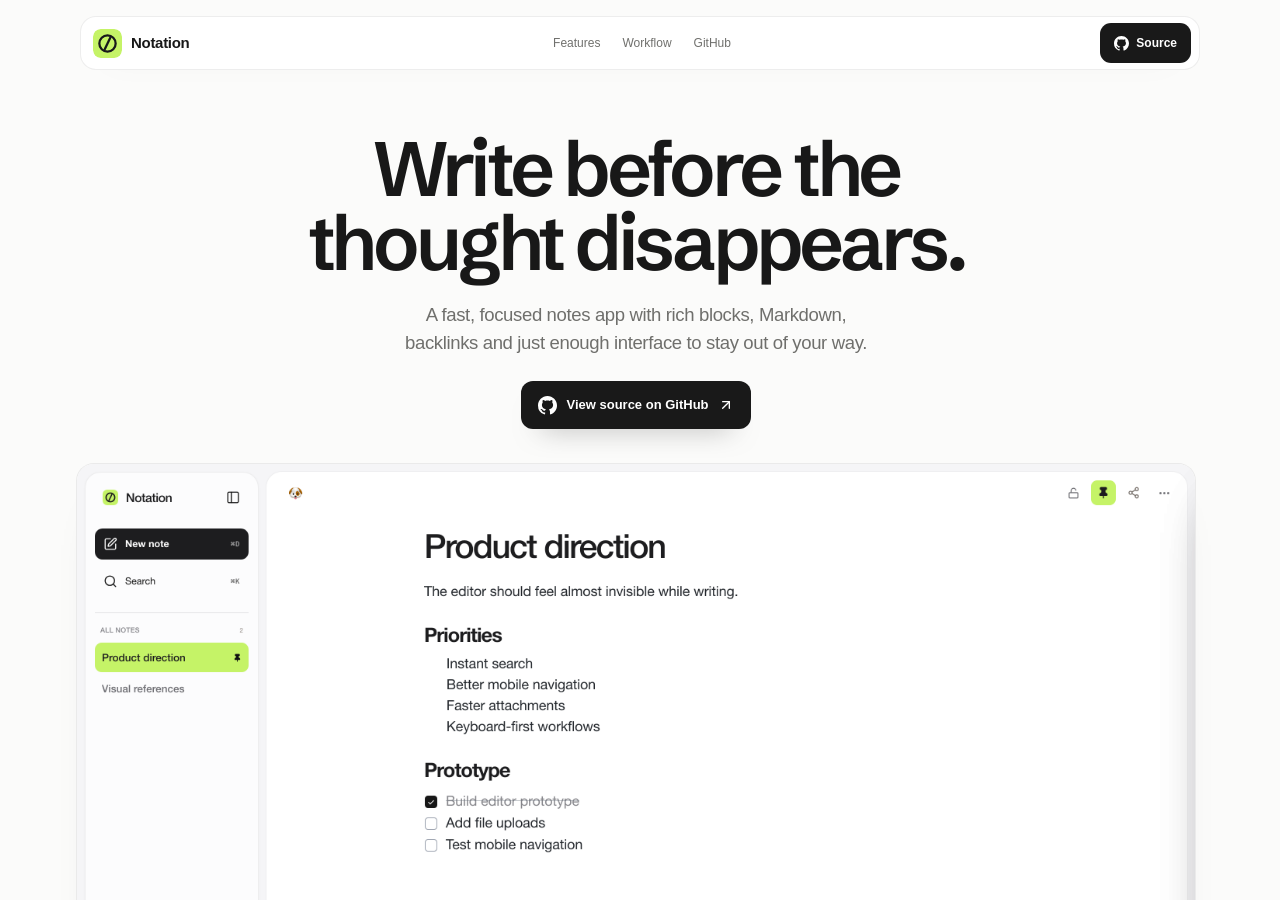
<file: index.html>
<!DOCTYPE html><html lang="en"><head><meta charSet="utf-8"/><link rel="preconnect" href="/" crossorigin=""/><meta name="viewport" content="width=device-width, initial-scale=1, maximum-scale=1, viewport-fit=cover"/><link rel="preload" as="image" href="/landing/editor.png"/><link rel="stylesheet" href="/_next/static/chunks/37v-tz4b8rtta.css" data-precedence="next"/><link rel="stylesheet" href="/_next/static/chunks/2ckq1guraxi0d.css" data-precedence="next"/><link rel="stylesheet" href="/_next/static/chunks/333qw7cq89epf.css" data-precedence="next"/><link rel="preload" as="script" fetchPriority="low" href="/_next/static/chunks/3s6nzrbk-8mnv.js"/><script src="/_next/static/chunks/19mx3mg6lkumu.js" async=""></script><script src="/_next/static/chunks/1j_9b-l0n6u-t.js" async=""></script><script src="/_next/static/chunks/344n2zhqbh4pn.js" async=""></script><script src="/_next/static/chunks/turbopack-0wc1en2n1v2wu.js" async=""></script><script src="/_next/static/chunks/0h2qsuyze9ds1.js" async=""></script><script src="/_next/static/chunks/3d7ftmuexdm60.js" async=""></script><meta name="theme-color" content="#f5f5f7"/><title>Notation</title><meta name="description" content="A focused place for personal notes."/><meta name="application-name" content="Notation"/><meta name="mobile-web-app-capable" content="yes"/><meta name="apple-mobile-web-app-title" content="Notation"/><meta name="apple-mobile-web-app-status-bar-style" content="default"/><link rel="icon" href="/icon.svg?icon.1utske9btzc85.svg" sizes="any" type="image/svg+xml"/><script src="/_next/static/chunks/0cz1d0mv5g_q7.js" noModule=""></script></head><body style="--notation-icon-image:url(&quot;/icon.svg&quot;)"><div hidden=""><!--$--><!--/$--></div><main class="landing-module__jke6-a__page"><header class="landing-module__jke6-a__navWrap"><nav class="landing-module__jke6-a__nav" aria-label="Landing navigation"><a class="landing-module__jke6-a__brand" href="/"><span class="landing-module__jke6-a__brandMark" aria-hidden="true"><img alt="" loading="lazy" width="64" height="64" decoding="async" data-nimg="1" style="color:transparent" src="/icon.svg"/></span><span>Notation</span></a><div class="landing-module__jke6-a__navLinks"><a href="#features">Features</a><a href="#workflow">Workflow</a><a href="https://github.com/Code-Wizard-Wilson/Notation" target="_blank" rel="noreferrer">GitHub</a></div><div class="landing-module__jke6-a__navActions"><a href="https://github.com/Code-Wizard-Wilson/Notation" target="_blank" rel="noreferrer" class="landing-module__jke6-a__navCta"><svg data-component="Octicon" aria-hidden="true" focusable="false" class="octicon octicon-mark-github" viewBox="0 0 16 16" width="15" height="15" fill="currentColor" display="inline-block" overflow="visible" style="vertical-align:text-bottom"><path d="M6.766 11.328c-2.063-.25-3.516-1.734-3.516-3.656 0-.781.281-1.625.75-2.188-.203-.515-.172-1.609.063-2.062.625-.078 1.468.25 1.968.703.594-.187 1.219-.281 1.985-.281.765 0 1.39.094 1.953.265.484-.437 1.344-.765 1.969-.687.218.422.25 1.515.046 2.047.5.593.766 1.39.766 2.203 0 1.922-1.453 3.375-3.547 3.64.531.344.89 1.094.89 1.954v1.625c0 .468.391.734.86.547C13.781 14.359 16 11.53 16 8.03 16 3.61 12.406 0 7.984 0 3.563 0 0 3.61 0 8.031a7.88 7.88 0 0 0 5.172 7.422c.422.156.828-.125.828-.547v-1.25c-.219.094-.5.156-.75.156-1.031 0-1.64-.562-2.078-1.609-.172-.422-.36-.672-.719-.719-.187-.015-.25-.093-.25-.187 0-.188.313-.328.625-.328.453 0 .844.281 1.25.86.313.452.64.655 1.031.655s.641-.14 1-.5c.266-.265.47-.5.657-.656"></path></svg><span>Source</span></a></div></nav></header><section class="landing-module__jke6-a__hero"><div class="landing-module__jke6-a__heroCopy" style="opacity:0;transform:translateY(22px)"><h1>Write before the<span class="landing-module__jke6-a__heroAccent"> thought disappears.</span></h1><p>A fast, focused notes app with rich blocks, Markdown, backlinks and just enough interface to stay out of your way.</p><div class="landing-module__jke6-a__heroActions"><a href="https://github.com/Code-Wizard-Wilson/Notation" target="_blank" rel="noreferrer" class="landing-module__jke6-a__primaryCta"><svg data-component="Octicon" aria-hidden="true" focusable="false" class="octicon octicon-mark-github" viewBox="0 0 16 16" width="19" height="19" fill="currentColor" display="inline-block" overflow="visible" style="vertical-align:text-bottom"><path d="M6.766 11.328c-2.063-.25-3.516-1.734-3.516-3.656 0-.781.281-1.625.75-2.188-.203-.515-.172-1.609.063-2.062.625-.078 1.468.25 1.968.703.594-.187 1.219-.281 1.985-.281.765 0 1.39.094 1.953.265.484-.437 1.344-.765 1.969-.687.218.422.25 1.515.046 2.047.5.593.766 1.39.766 2.203 0 1.922-1.453 3.375-3.547 3.64.531.344.89 1.094.89 1.954v1.625c0 .468.391.734.86.547C13.781 14.359 16 11.53 16 8.03 16 3.61 12.406 0 7.984 0 3.563 0 0 3.61 0 8.031a7.88 7.88 0 0 0 5.172 7.422c.422.156.828-.125.828-.547v-1.25c-.219.094-.5.156-.75.156-1.031 0-1.64-.562-2.078-1.609-.172-.422-.36-.672-.719-.719-.187-.015-.25-.093-.25-.187 0-.188.313-.328.625-.328.453 0 .844.281 1.25.86.313.452.64.655 1.031.655s.641-.14 1-.5c.266-.265.47-.5.657-.656"></path></svg><span>View source on GitHub</span><svg xmlns="http://www.w3.org/2000/svg" width="16" height="16" viewBox="0 0 24 24" fill="none" stroke="currentColor" stroke-width="2" stroke-linecap="round" stroke-linejoin="round" class="lucide lucide-arrow-up-right" aria-hidden="true"><path d="M7 7h10v10"></path><path d="M7 17 17 7"></path></svg></a></div></div><div class="landing-module__jke6-a__heroVisualWrap" style="opacity:0;transform:translateY(42px) scale(0.97)"><div class="landing-module__jke6-a__heroVisual"><img alt="Notation editor showing a product direction note" width="2880" height="1800" decoding="async" data-nimg="1" class="landing-module__jke6-a__heroImage" style="color:transparent" src="/landing/editor.png"/></div></div></section><section class="landing-module__jke6-a__statement" id="workflow"><div class="landing-module__jke6-a__statementInner" style="opacity:0;transform:translateY(26px)"><h2>The interface should disappear when the sentence starts.</h2><p>No permanent formatting jungle. Select text and the tools arrive. Move away and they are gone.</p></div></section><section class="landing-module__jke6-a__bento" id="features"><article class="landing-module__jke6-a__bentoCard landing-module__jke6-a__searchCard" style="opacity:0;transform:translateY(26px)"><div class="landing-module__jke6-a__cardHead"><div><h3>Search without breaking focus.</h3></div><span class="landing-module__jke6-a__iconPill"><svg xmlns="http://www.w3.org/2000/svg" width="18" height="18" viewBox="0 0 24 24" fill="none" stroke="currentColor" stroke-width="2" stroke-linecap="round" stroke-linejoin="round" class="lucide lucide-search" aria-hidden="true"><path d="m21 21-4.34-4.34"></path><circle cx="11" cy="11" r="8"></circle></svg></span></div><p>One compact palette for notes and actions. Fewer panels, fewer context switches.</p><div class="landing-module__jke6-a__shotFrame"><img alt="Notation command palette" loading="lazy" width="1440" height="900" decoding="async" data-nimg="1" class="landing-module__jke6-a__searchShot" style="color:transparent" src="/landing/search-custom.png"/></div></article><article class="landing-module__jke6-a__bentoCard landing-module__jke6-a__openSourceCard" style="opacity:0;transform:translateY(26px)"><div class="landing-module__jke6-a__openSourceTop"><div><h3>Open source.<br/>Fully yours.</h3><p>Clone it, fork it, change anything. No lock-in and no black box.</p></div></div><div class="landing-module__jke6-a__verifiedModel" aria-hidden="true"><svg class="landing-module__jke6-a__verifiedSeal" viewBox="0 0 32 32" aria-hidden="true"><g class="landing-module__jke6-a__verifiedRingSpin"><path class="landing-module__jke6-a__verifiedRing" d="M16 2.8L18.85 5.37L22.6 4.57L23.78 8.22L27.43 9.4L26.63 13.15L29.2 16L26.63 18.85L27.43 22.6L23.78 23.78L22.6 27.43L18.85 26.63L16 29.2L13.15 26.63L9.4 27.43L8.22 23.78L4.57 22.6L5.37 18.85L2.8 16L5.37 13.15L4.57 9.4L8.22 8.22L9.4 4.57L13.15 5.37Z"></path></g><path class="landing-module__jke6-a__verifiedCheck" d="M11 16.1l3.2 3.15 7-7.6"></path></svg></div></article></section><section class="landing-module__jke6-a__featureGrid"><article class="landing-module__jke6-a__feature" style="opacity:0;transform:translateY(26px)"><span class="landing-module__jke6-a__featureIcon"><svg xmlns="http://www.w3.org/2000/svg" width="18" height="18" viewBox="0 0 24 24" fill="none" stroke="currentColor" stroke-width="2" stroke-linecap="round" stroke-linejoin="round" class="lucide lucide-command" aria-hidden="true"><path d="M15 6v12a3 3 0 1 0 3-3H6a3 3 0 1 0 3 3V6a3 3 0 1 0-3 3h12a3 3 0 1 0-3-3"></path></svg></span><h3>Keyboard first</h3><p>Create, search and move through notes without leaving the keyboard.</p></article><article class="landing-module__jke6-a__feature" style="opacity:0;transform:translateY(26px)"><span class="landing-module__jke6-a__featureIcon"><svg xmlns="http://www.w3.org/2000/svg" width="18" height="18" viewBox="0 0 24 24" fill="none" stroke="currentColor" stroke-width="2" stroke-linecap="round" stroke-linejoin="round" class="lucide lucide-highlighter" aria-hidden="true"><path d="m9 11-6 6v3h9l3-3"></path><path d="m22 12-4.6 4.6a2 2 0 0 1-2.8 0l-5.2-5.2a2 2 0 0 1 0-2.8L14 4"></path></svg></span><h3>Rich text, quietly</h3><p>Typefaces, markers, links and block controls only appear when you need them.</p></article><article class="landing-module__jke6-a__feature" style="opacity:0;transform:translateY(26px)"><span class="landing-module__jke6-a__featureIcon"><svg xmlns="http://www.w3.org/2000/svg" width="18" height="18" viewBox="0 0 24 24" fill="none" stroke="currentColor" stroke-width="2" stroke-linecap="round" stroke-linejoin="round" class="lucide lucide-table2 lucide-table-2" aria-hidden="true"><path d="M9 3H5a2 2 0 0 0-2 2v4m6-6h10a2 2 0 0 1 2 2v4M9 3v18m0 0h10a2 2 0 0 0 2-2V9M9 21H5a2 2 0 0 1-2-2V9m0 0h18"></path></svg></span><h3>Real tables</h3><p>Editable rows and columns inside the same clean writing surface.</p></article><article class="landing-module__jke6-a__feature" style="opacity:0;transform:translateY(26px)"><span class="landing-module__jke6-a__featureIcon"><svg xmlns="http://www.w3.org/2000/svg" width="18" height="18" viewBox="0 0 24 24" fill="none" stroke="currentColor" stroke-width="2" stroke-linecap="round" stroke-linejoin="round" class="lucide lucide-image" aria-hidden="true"><rect width="18" height="18" x="3" y="3" rx="2" ry="2"></rect><circle cx="9" cy="9" r="2"></circle><path d="m21 15-3.086-3.086a2 2 0 0 0-2.828 0L6 21"></path></svg></span><h3>Images that behave</h3><p>Drop them in, resize them, move them and keep the page calm.</p></article><article class="landing-module__jke6-a__feature" style="opacity:0;transform:translateY(26px)"><span class="landing-module__jke6-a__featureIcon"><svg xmlns="http://www.w3.org/2000/svg" width="18" height="18" viewBox="0 0 24 24" fill="none" stroke="currentColor" stroke-width="2" stroke-linecap="round" stroke-linejoin="round" class="lucide lucide-link2 lucide-link-2" aria-hidden="true"><path d="M9 17H7A5 5 0 0 1 7 7h2"></path><path d="M15 7h2a5 5 0 1 1 0 10h-2"></path><line x1="8" x2="16" y1="12" y2="12"></line></svg></span><h3>Notes connect</h3><p>Wiki links and backlinks turn a folder of notes into a useful map.</p></article><article class="landing-module__jke6-a__feature" style="opacity:0;transform:translateY(26px)"><span class="landing-module__jke6-a__featureIcon"><svg xmlns="http://www.w3.org/2000/svg" width="18" height="18" viewBox="0 0 24 24" fill="none" stroke="currentColor" stroke-width="2" stroke-linecap="round" stroke-linejoin="round" class="lucide lucide-file-down" aria-hidden="true"><path d="M6 22a2 2 0 0 1-2-2V4a2 2 0 0 1 2-2h8a2.4 2.4 0 0 1 1.704.706l3.588 3.588A2.4 2.4 0 0 1 20 8v12a2 2 0 0 1-2 2z"></path><path d="M14 2v5a1 1 0 0 0 1 1h5"></path><path d="M12 18v-6"></path><path d="m9 15 3 3 3-3"></path></svg></span><h3>Your data leaves cleanly</h3><p>Export Markdown or a proper PDF whenever you want.</p></article></section><section class="landing-module__jke6-a__finalCta"><div class="landing-module__jke6-a__finalInner" style="opacity:0;transform:translateY(26px)"><div class="landing-module__jke6-a__finalOrb" aria-hidden="true"><span class="landing-module__jke6-a__brandMark" aria-hidden="true"><img alt="" loading="lazy" width="64" height="64" decoding="async" data-nimg="1" style="color:transparent" src="/icon.svg"/></span></div><span class="landing-module__jke6-a__sectionIndex">OPEN SOURCE</span><h2>Keep the note.<br/>Lose the noise.</h2><p>Clone it, change it, make it yours.</p><a href="https://github.com/Code-Wizard-Wilson/Notation" target="_blank" rel="noreferrer" class="landing-module__jke6-a__finalButton"><svg data-component="Octicon" aria-hidden="true" focusable="false" class="octicon octicon-mark-github" viewBox="0 0 16 16" width="20" height="20" fill="currentColor" display="inline-block" overflow="visible" style="vertical-align:text-bottom"><path d="M6.766 11.328c-2.063-.25-3.516-1.734-3.516-3.656 0-.781.281-1.625.75-2.188-.203-.515-.172-1.609.063-2.062.625-.078 1.468.25 1.968.703.594-.187 1.219-.281 1.985-.281.765 0 1.39.094 1.953.265.484-.437 1.344-.765 1.969-.687.218.422.25 1.515.046 2.047.5.593.766 1.39.766 2.203 0 1.922-1.453 3.375-3.547 3.64.531.344.89 1.094.89 1.954v1.625c0 .468.391.734.86.547C13.781 14.359 16 11.53 16 8.03 16 3.61 12.406 0 7.984 0 3.563 0 0 3.61 0 8.031a7.88 7.88 0 0 0 5.172 7.422c.422.156.828-.125.828-.547v-1.25c-.219.094-.5.156-.75.156-1.031 0-1.64-.562-2.078-1.609-.172-.422-.36-.672-.719-.719-.187-.015-.25-.093-.25-.187 0-.188.313-.328.625-.328.453 0 .844.281 1.25.86.313.452.64.655 1.031.655s.641-.14 1-.5c.266-.265.47-.5.657-.656"></path></svg><span>View source on GitHub</span><svg xmlns="http://www.w3.org/2000/svg" width="16" height="16" viewBox="0 0 24 24" fill="none" stroke="currentColor" stroke-width="2" stroke-linecap="round" stroke-linejoin="round" class="lucide lucide-arrow-up-right" aria-hidden="true"><path d="M7 7h10v10"></path><path d="M7 17 17 7"></path></svg></a></div></section><footer class="landing-module__jke6-a__footer"><a class="landing-module__jke6-a__brand" href="/"><span class="landing-module__jke6-a__brandMark" aria-hidden="true"><img alt="" loading="lazy" width="64" height="64" decoding="async" data-nimg="1" style="color:transparent" src="/icon.svg"/></span><span>Notation</span></a><p>Built for notes, not dashboards.</p><div><a href="https://github.com/Code-Wizard-Wilson/Notation" target="_blank" rel="noreferrer">GitHub</a></div></footer></main><!--$--><!--/$--><script src="/_next/static/chunks/3s6nzrbk-8mnv.js" id="_R_" async=""></script><script>(self.__next_f=self.__next_f||[]).push([0])</script><script>self.__next_f.push([1,"1:\"$Sreact.fragment\"\n2:I[39756,[\"/_next/static/chunks/0h2qsuyze9ds1.js\"],\"default\"]\n3:I[37457,[\"/_next/static/chunks/0h2qsuyze9ds1.js\"],\"default\"]\n4:I[47257,[\"/_next/static/chunks/0h2qsuyze9ds1.js\"],\"ClientPageRoot\"]\n5:I[3026,[\"/_next/static/chunks/0h2qsuyze9ds1.js\",\"/_next/static/chunks/3d7ftmuexdm60.js\"],\"default\"]\n8:I[97367,[\"/_next/static/chunks/0h2qsuyze9ds1.js\"],\"OutletBoundary\"]\n9:\"$Sreact.suspense\"\nb:I[97367,[\"/_next/static/chunks/0h2qsuyze9ds1.js\"],\"ViewportBoundary\"]\nd:I[97367,[\"/_next/static/chunks/0h2qsuyze9ds1.js\"],\"MetadataBoundary\"]\nf:I[68027,[\"/_next/static/chunks/0h2qsuyze9ds1.js\"],\"default\",1]\n:HL[\"/_next/static/chunks/37v-tz4b8rtta.css\",\"style\"]\n:HL[\"/_next/static/chunks/2ckq1guraxi0d.css\",\"style\"]\n:HC[\"/\",\"\"]\n:HL[\"/_next/static/chunks/333qw7cq89epf.css\",\"style\"]\n0:{\"P\":null,\"c\":[\"\",\"\"],\"q\":\"\",\"i\":false,\"f\":[[[\"\",{\"children\":[\"__PAGE__\",{},\"$undefined\",\"$undefined\",4608]},\"$undefined\",\"$undefined\",4624],[[\"$\",\"$1\",\"c\",{\"children\":[[[\"$\",\"link\",\"0\",{\"rel\":\"stylesheet\",\"href\":\"/_next/static/chunks/37v-tz4b8rtta.css\",\"precedence\":\"next\",\"crossOrigin\":\"$undefined\",\"nonce\":\"$undefined\"}],[\"$\",\"link\",\"1\",{\"rel\":\"stylesheet\",\"href\":\"/_next/static/chunks/2ckq1guraxi0d.css\",\"precedence\":\"next\",\"crossOrigin\":\"$undefined\",\"nonce\":\"$undefined\"}],[\"$\",\"script\",\"script-0\",{\"src\":\"/_next/static/chunks/0h2qsuyze9ds1.js\",\"async\":true,\"nonce\":\"$undefined\"}]],[\"$\",\"html\",null,{\"lang\":\"en\",\"children\":[\"$\",\"body\",null,{\"style\":{\"--notation-icon-image\":\"url(\\\"/icon.svg\\\")\"},\"children\":[\"$\",\"$L2\",null,{\"parallelRouterKey\":\"children\",\"error\":\"$undefined\",\"errorStyles\":\"$undefined\",\"errorScripts\":\"$undefined\",\"template\":[\"$\",\"$L3\",null,{}],\"templateStyles\":\"$undefined\",\"templateScripts\":\"$undefined\",\"notFound\":[[[\"$\",\"title\",null,{\"children\":\"404: This page could not be found.\"}],[\"$\",\"div\",null,{\"style\":{\"fontFamily\":\"system-ui,\\\"Segoe UI\\\",Roboto,Helvetica,Arial,sans-serif,\\\"Apple Color Emoji\\\",\\\"Segoe UI Emoji\\\"\",\"height\":\"100vh\",\"textAlign\":\"center\",\"display\":\"flex\",\"flexDirection\":\"column\",\"alignItems\":\"center\",\"justifyContent\":\"center\"},\"children\":[\"$\",\"div\",null,{\"children\":[[\"$\",\"style\",null,{\"dangerouslySetInnerHTML\":{\"__html\":\"body{color:#000;background:#fff;margin:0}.next-error-h1{border-right:1px solid rgba(0,0,0,.3)}@media (prefers-color-scheme:dark){body{color:#fff;background:#000}.next-error-h1{border-right:1px solid rgba(255,255,255,.3)}}\"}}],[\"$\",\"h1\",null,{\"className\":\"next-error-h1\",\"style\":{\"display\":\"inline-block\",\"margin\":\"0 20px 0 0\",\"padding\":\"0 23px 0 0\",\"fontSize\":24,\"fontWeight\":500,\"verticalAlign\":\"top\",\"lineHeight\":\"49px\"},\"children\":404}],[\"$\",\"div\",null,{\"style\":{\"display\":\"inline-block\"},\"children\":[\"$\",\"h2\",null,{\"style\":{\"fontSize\":14,\"fontWeight\":400,\"lineHeight\":\"49px\",\"margin\":0},\"children\":\"This page could not be found.\"}]}]]}]}]],[]],\"forbidden\":\"$undefined\",\"unauthorized\":\"$undefined\"}]}]}]]}],{\"children\":[[\"$\",\"$1\",\"c\",{\"children\":[[\"$\",\"$L4\",null,{\"Component\":\"$5\",\"serverProvidedParams\":{\"searchParams\":{},\"params\":{},\"promises\":[\"$@6\",\"$@7\"]}}],[[\"$\",\"link\",\"0\",{\"rel\":\"stylesheet\",\"href\":\"/_next/static/chunks/333qw7cq89epf.css\",\"precedence\":\"next\",\"crossOrigin\":\"$undefined\",\"nonce\":\"$undefined\"}],[\"$\",\"script\",\"script-0\",{\"src\":\"/_next/static/chunks/3d7ftmuexdm60.js\",\"async\":true,\"nonce\":\"$undefined\"}]],[\"$\",\"$L8\",null,{\"children\":[\"$\",\"$9\",null,{\"name\":\"Next.MetadataOutlet\",\"children\":\"$@a\"}]}]]}],{},null,false,null]},null,false,null],[\"$\",\"$1\",\"h\",{\"children\":[null,[\"$\",\"$Lb\",null,{\"children\":\"$Lc\"}],[\"$\",\"div\",null,{\"hidden\":true,\"children\":[\"$\",\"$Ld\",null,{\"children\":[\"$\",\"$9\",null,{\"name\":\"Next.Metadata\",\"children\":\"$Le\"}]}]}],null]}],false]],\"m\":\"$undefined\",\"G\":[\"$f\",[[\"$\",\"link\",\"0\",{\"rel\":\"stylesheet\",\"href\":\"/_next/static/chunks/37v-tz4b8rtta.css\",\"precedence\":\"next\",\"crossOrigin\":\"$undefined\",\"nonce\":\"$undefined\"}],[\"$\",\"link\",\"1\",{\"rel\":\"stylesheet\",\"href\":\"/_next/static/chunks/2ckq1guraxi0d.css\",\"precedence\":\"next\",\"crossOrigin\":\"$undefined\",\"nonce\":\"$undefined\"}]]],\"S\":true,\"h\":null,\"r\":\"$undefined\",\"s\":\"$undefined\",\"a\":\"$undefined\",\"l\":\"$undefined\",\"p\":\"$undefined\",\"d\":\"$undefined\",\"b\":\"kMl0s2zgpBDQdtBHSql8k\"}\n6:{}\n7:\"$0:f:0:1:1:children:0:props:children:0:props:serverProvidedParams:params\"\nc:[[\"$\",\"meta\",\"0\",{\"charSet\":\"utf-8\"}],[\"$\",\"meta\",\"1\",{\"name\":\"viewport\",\"content\":\"width=device-width, initial-scale=1, maximum-scale=1, viewport-fit=cover\"}],[\"$\",\"meta\",\"2\",{\"name\":\"theme-color\",\"content\":\"#f5f5f7\"}]]\n10:I[27201,[\"/_next/static/chunks/0h2qsuyze9ds1.js\"],\"IconMark\"]\na:null\ne:[[\"$\",\"title\",\"0\",{\"children\":\"Notation\"}],[\"$\",\"meta\",\"1\",{\"name\":\"description\",\"content\":\"A focused place for personal notes.\"}],[\"$\",\"meta\",\"2\",{\"name\":\"application-name\",\"content\":\"Notation\"}],[\"$\",\"meta\",\"3\",{\"name\":\"mobile-web-app-capable\",\"content\":\"yes\"}],[\"$\",\"meta\",\"4\",{\"name\":\"apple-mobile-web-app-title\",\"content\":\"Notation\"}],[\"$\",\"meta\",\"5\",{\"name\":\"apple-mobile-web-app-status-bar-style\",\"content\":\"default\"}],[\"$\",\"link\",\"6\",{\"rel\":\"icon\",\"href\":\"/icon.svg?icon.1utske9btzc85.svg\",\"sizes\":\"any\",\"type\":\"image/svg+xml\"}],[\"$\",\"$L10\",\"7\",{}]]\n"])</script></body></html>
</file>
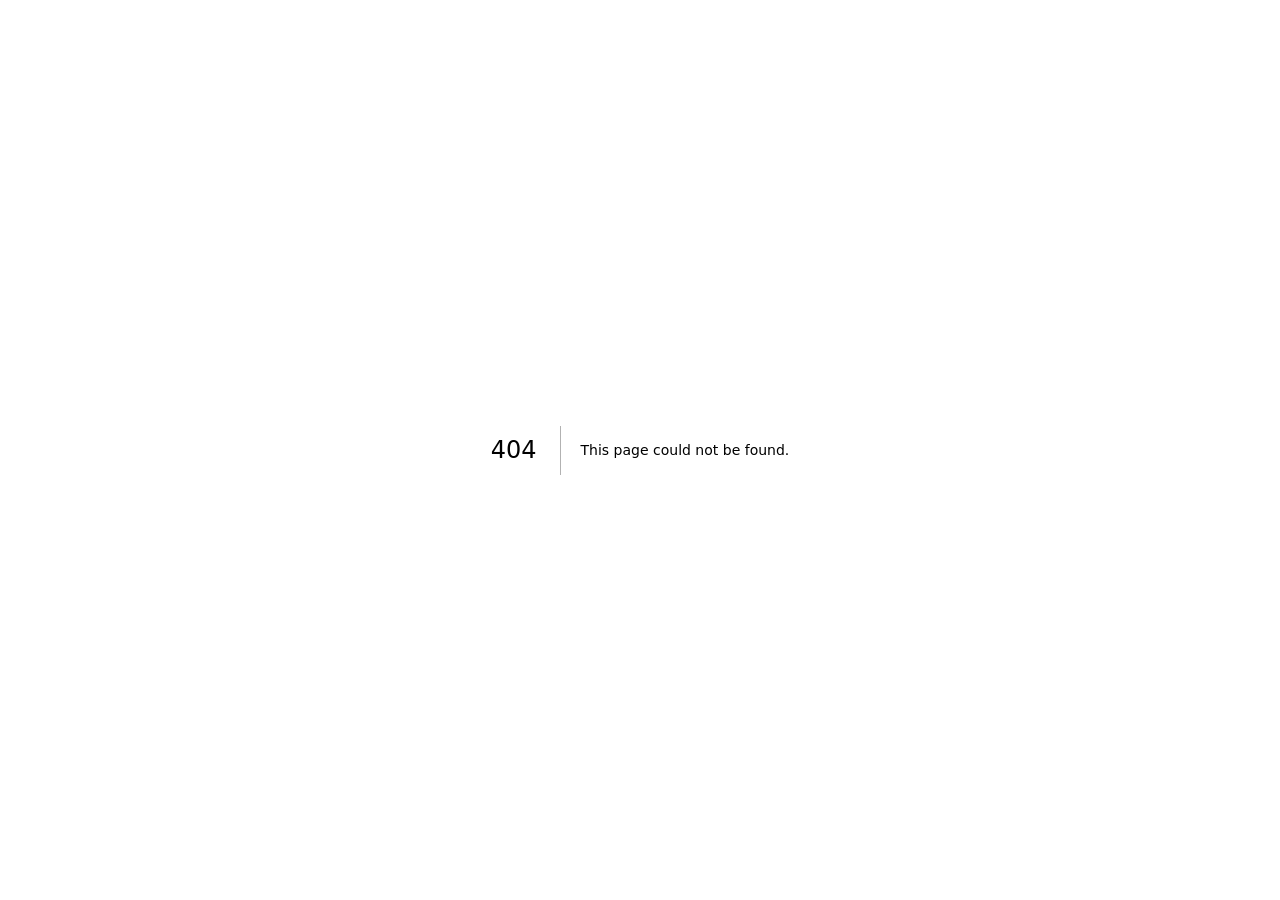
<file: 404/index.html>
<!DOCTYPE html><html lang="en"><head><meta charSet="utf-8"/><meta name="viewport" content="width=device-width, initial-scale=1, maximum-scale=1, viewport-fit=cover"/><link rel="stylesheet" href="/_next/static/chunks/37v-tz4b8rtta.css" data-precedence="next"/><link rel="stylesheet" href="/_next/static/chunks/2ckq1guraxi0d.css" data-precedence="next"/><link rel="preload" as="script" fetchPriority="low" href="/_next/static/chunks/3s6nzrbk-8mnv.js"/><script src="/_next/static/chunks/19mx3mg6lkumu.js" async=""></script><script src="/_next/static/chunks/1j_9b-l0n6u-t.js" async=""></script><script src="/_next/static/chunks/344n2zhqbh4pn.js" async=""></script><script src="/_next/static/chunks/turbopack-0wc1en2n1v2wu.js" async=""></script><script src="/_next/static/chunks/0h2qsuyze9ds1.js" async=""></script><meta name="robots" content="noindex"/><meta name="theme-color" content="#f5f5f7"/><title>Notation</title><meta name="description" content="A focused place for personal notes."/><meta name="application-name" content="Notation"/><meta name="mobile-web-app-capable" content="yes"/><meta name="apple-mobile-web-app-title" content="Notation"/><meta name="apple-mobile-web-app-status-bar-style" content="default"/><link rel="icon" href="/icon.svg?icon.1utske9btzc85.svg" sizes="any" type="image/svg+xml"/><title>404: This page could not be found.</title><script src="/_next/static/chunks/0cz1d0mv5g_q7.js" noModule=""></script></head><body style="--notation-icon-image:url(&quot;/icon.svg&quot;)"><div hidden=""><!--$--><!--/$--></div><div style="font-family:system-ui,&quot;Segoe UI&quot;,Roboto,Helvetica,Arial,sans-serif,&quot;Apple Color Emoji&quot;,&quot;Segoe UI Emoji&quot;;height:100vh;text-align:center;display:flex;flex-direction:column;align-items:center;justify-content:center"><div><style>body{color:#000;background:#fff;margin:0}.next-error-h1{border-right:1px solid rgba(0,0,0,.3)}@media (prefers-color-scheme:dark){body{color:#fff;background:#000}.next-error-h1{border-right:1px solid rgba(255,255,255,.3)}}</style><h1 class="next-error-h1" style="display:inline-block;margin:0 20px 0 0;padding:0 23px 0 0;font-size:24px;font-weight:500;vertical-align:top;line-height:49px">404</h1><div style="display:inline-block"><h2 style="font-size:14px;font-weight:400;line-height:49px;margin:0">This page could not be found.</h2></div></div></div><!--$--><!--/$--><script src="/_next/static/chunks/3s6nzrbk-8mnv.js" id="_R_" async=""></script><script>(self.__next_f=self.__next_f||[]).push([0])</script><script>self.__next_f.push([1,"1:\"$Sreact.fragment\"\n2:I[39756,[\"/_next/static/chunks/0h2qsuyze9ds1.js\"],\"default\"]\n3:I[37457,[\"/_next/static/chunks/0h2qsuyze9ds1.js\"],\"default\"]\n4:I[97367,[\"/_next/static/chunks/0h2qsuyze9ds1.js\"],\"OutletBoundary\"]\n5:\"$Sreact.suspense\"\n8:I[97367,[\"/_next/static/chunks/0h2qsuyze9ds1.js\"],\"ViewportBoundary\"]\na:I[97367,[\"/_next/static/chunks/0h2qsuyze9ds1.js\"],\"MetadataBoundary\"]\nc:I[68027,[\"/_next/static/chunks/0h2qsuyze9ds1.js\"],\"default\",1]\n:HL[\"/_next/static/chunks/37v-tz4b8rtta.css\",\"style\"]\n:HL[\"/_next/static/chunks/2ckq1guraxi0d.css\",\"style\"]\n7:X\n0:{\"P\":null,\"c\":[\"\",\"_not-found\",\"\"],\"q\":\"\",\"i\":false,\"f\":[[[\"\",{\"children\":[\"/_not-found\",{\"children\":[\"__PAGE__\",{},\"$undefined\",\"$undefined\",4608]},\"$undefined\",\"$undefined\",4608]},\"$undefined\",\"$undefined\",4624],[[\"$\",\"$1\",\"c\",{\"children\":[[[\"$\",\"link\",\"0\",{\"rel\":\"stylesheet\",\"href\":\"/_next/static/chunks/37v-tz4b8rtta.css\",\"precedence\":\"next\",\"crossOrigin\":\"$undefined\",\"nonce\":\"$undefined\"}],[\"$\",\"link\",\"1\",{\"rel\":\"stylesheet\",\"href\":\"/_next/static/chunks/2ckq1guraxi0d.css\",\"precedence\":\"next\",\"crossOrigin\":\"$undefined\",\"nonce\":\"$undefined\"}],[\"$\",\"script\",\"script-0\",{\"src\":\"/_next/static/chunks/0h2qsuyze9ds1.js\",\"async\":true,\"nonce\":\"$undefined\"}]],[\"$\",\"html\",null,{\"lang\":\"en\",\"children\":[\"$\",\"body\",null,{\"style\":{\"--notation-icon-image\":\"url(\\\"/icon.svg\\\")\"},\"children\":[\"$\",\"$L2\",null,{\"parallelRouterKey\":\"children\",\"error\":\"$undefined\",\"errorStyles\":\"$undefined\",\"errorScripts\":\"$undefined\",\"template\":[\"$\",\"$L3\",null,{}],\"templateStyles\":\"$undefined\",\"templateScripts\":\"$undefined\",\"notFound\":[[[\"$\",\"title\",null,{\"children\":\"404: This page could not be found.\"}],[\"$\",\"div\",null,{\"style\":{\"fontFamily\":\"system-ui,\\\"Segoe UI\\\",Roboto,Helvetica,Arial,sans-serif,\\\"Apple Color Emoji\\\",\\\"Segoe UI Emoji\\\"\",\"height\":\"100vh\",\"textAlign\":\"center\",\"display\":\"flex\",\"flexDirection\":\"column\",\"alignItems\":\"center\",\"justifyContent\":\"center\"},\"children\":[\"$\",\"div\",null,{\"children\":[[\"$\",\"style\",null,{\"dangerouslySetInnerHTML\":{\"__html\":\"body{color:#000;background:#fff;margin:0}.next-error-h1{border-right:1px solid rgba(0,0,0,.3)}@media (prefers-color-scheme:dark){body{color:#fff;background:#000}.next-error-h1{border-right:1px solid rgba(255,255,255,.3)}}\"}}],[\"$\",\"h1\",null,{\"className\":\"next-error-h1\",\"style\":{\"display\":\"inline-block\",\"margin\":\"0 20px 0 0\",\"padding\":\"0 23px 0 0\",\"fontSize\":24,\"fontWeight\":500,\"verticalAlign\":\"top\",\"lineHeight\":\"49px\"},\"children\":404}],[\"$\",\"div\",null,{\"style\":{\"display\":\"inline-block\"},\"children\":[\"$\",\"h2\",null,{\"style\":{\"fontSize\":14,\"fontWeight\":400,\"lineHeight\":\"49px\",\"margin\":0},\"children\":\"This page could not be found.\"}]}]]}]}]],[]],\"forbidden\":\"$undefined\",\"unauthorized\":\"$undefined\"}]}]}]]}],{\"children\":[[\"$\",\"$1\",\"c\",{\"children\":[null,[\"$\",\"$L2\",null,{\"parallelRouterKey\":\"children\",\"error\":\"$undefined\",\"errorStyles\":\"$undefined\",\"errorScripts\":\"$undefined\",\"template\":[\"$\",\"$L3\",null,{}],\"templateStyles\":\"$undefined\",\"templateScripts\":\"$undefined\",\"notFound\":\"$undefined\",\"forbidden\":\"$undefined\",\"unauthorized\":\"$undefined\"}]]}],{\"children\":[[\"$\",\"$1\",\"c\",{\"children\":[[[\"$\",\"title\",null,{\"children\":\"404: This page could not be found.\"}],[\"$\",\"div\",null,{\"style\":\"$0:f:0:1:0:props:children:1:props:children:props:children:props:notFound:0:1:props:style\",\"children\":[\"$\",\"div\",null,{\"children\":[[\"$\",\"style\",null,{\"dangerouslySetInnerHTML\":{\"__html\":\"body{color:#000;background:#fff;margin:0}.next-error-h1{border-right:1px solid rgba(0,0,0,.3)}@media (prefers-color-scheme:dark){body{color:#fff;background:#000}.next-error-h1{border-right:1px solid rgba(255,255,255,.3)}}\"}}],[\"$\",\"h1\",null,{\"className\":\"next-error-h1\",\"style\":\"$0:f:0:1:0:props:children:1:props:children:props:children:props:notFound:0:1:props:children:props:children:1:props:style\",\"children\":404}],[\"$\",\"div\",null,{\"style\":\"$0:f:0:1:0:props:children:1:props:children:props:children:props:notFound:0:1:props:children:props:children:2:props:style\",\"children\":[\"$\",\"h2\",null,{\"style\":\"$0:f:0:1:0:props:children:1:props:children:props:children:props:notFound:0:1:props:children:props:children:2:props:children:props:style\",\"children\":\"This page could not be found.\"}]}]]}]}]],null,[\"$\",\"$L4\",null,{\"children\":[\"$\",\"$5\",null,{\"name\":\"Next.MetadataOutlet\",\"children\":\"$@6\"}]}]]}],{},null,false,null]},null,false,\"$7\"]},null,false,null],[\"$\",\"$1\",\"h\",{\"children\":[[\"$\",\"meta\",null,{\"name\":\"robots\",\"content\":\"noindex\"}],[\"$\",\"$L8\",null,{\"children\":\"$L9\"}],[\"$\",\"div\",null,{\"hidden\":true,\"children\":[\"$\",\"$La\",null,{\"children\":[\"$\",\"$5\",null,{\"name\":\"Next.Metadata\",\"children\":\"$Lb\"}]}]}],null]}],false]],\"m\":\"$undefined\",\"G\":[\"$c\",[[\"$\",\"link\",\"0\",{\"rel\":\"stylesheet\",\"href\":\"/_next/static/chunks/37v-tz4b8rtta.css\",\"precedence\":\"next\",\"crossOrigin\":\"$undefined\",\"nonce\":\"$undefined\"}],[\"$\",\"link\",\"1\",{\"rel\":\"stylesheet\",\"href\":\"/_next/static/chunks/2ckq1guraxi0d.css\",\"precedence\":\"next\",\"crossOrigin\":\"$undefined\",\"nonce\":\"$undefined\"}]]],\"S\":true,\"h\":null,\"r\":\"$undefined\",\"s\":\"$undefined\",\"a\":\"$undefined\",\"l\":\"$undefined\",\"p\":\"$undefined\",\"d\":\"$undefined\",\"b\":\"kMl0s2zgpBDQdtBHSql8k\"}\n7:C\n9:[[\"$\",\"meta\",\"0\",{\"charSet\":\"utf-8\"}],[\"$\",\"meta\",\"1\",{\"name\":\"viewport\",\"content\":\"width=device-width, initial-scale=1, maximum-scale=1, viewport-fit=cover\"}],[\"$\",\"meta\",\"2\",{\"name\":\"theme-color\",\"content\":\"#f5f5f7\"}]]\nd:I[27201,[\"/_next/static/chunks/0h2qsuyze9ds1.js\"],\"IconMark\"]\n6:null\nb:[[\"$\",\"title\",\"0\",{\"children\":\"Notation\"}],[\"$\",\"meta\",\"1\",{\"name\":\"description\",\"content\":\"A focused place for personal notes.\"}],[\"$\",\"meta\",\"2\",{\"name\":\"application-name\",\"content\":\"Notation\"}],[\"$\",\"meta\",\"3\",{\"name\":\"mobile-web-app-capable\",\"content\":\"yes\"}],[\"$\",\"meta\",\"4\",{\"name\":\"apple-mobile-web-app-title\",\"content\":\"Notation\"}],[\"$\",\"meta\",\"5\",{\"name\":\"apple-mobile-web-app-status-bar-style\",\"content\":\"default\"}],[\"$\",\"link\",\"6\",{\"rel\":\"icon\",\"href\":\"/icon.svg?icon.1utske9btzc85.svg\",\"sizes\":\"any\",\"type\":\"image/svg+xml\"}],[\"$\",\"$Ld\",\"7\",{}]]\n"])</script></body></html>
</file>
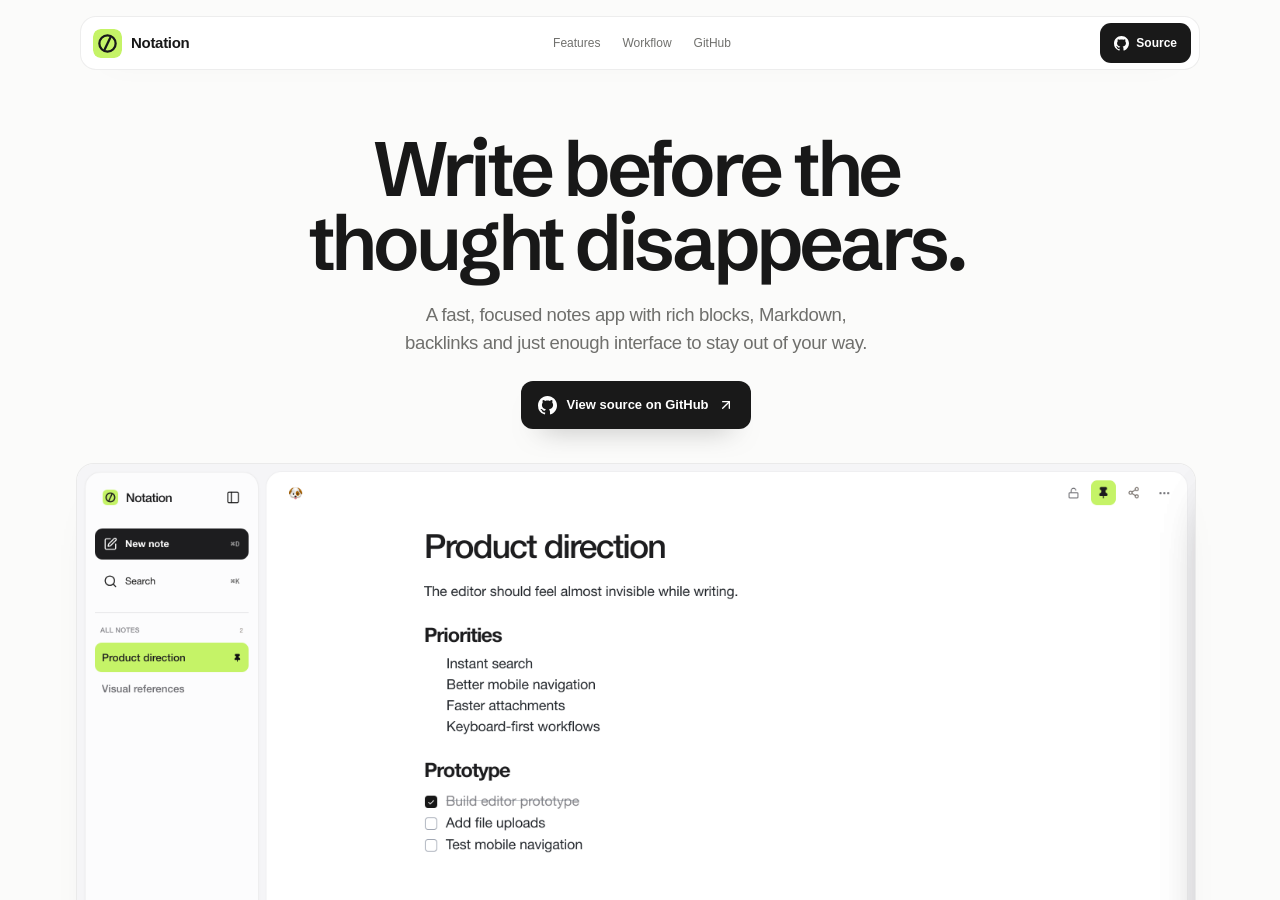
<file: landing/index.html>
<!DOCTYPE html><html lang="en"><head><meta charSet="utf-8"/><link rel="preconnect" href="/" crossorigin=""/><meta name="viewport" content="width=device-width, initial-scale=1, maximum-scale=1, viewport-fit=cover"/><link rel="preload" as="image" href="/landing/editor.png"/><link rel="stylesheet" href="/_next/static/chunks/37v-tz4b8rtta.css" data-precedence="next"/><link rel="stylesheet" href="/_next/static/chunks/2ckq1guraxi0d.css" data-precedence="next"/><link rel="stylesheet" href="/_next/static/chunks/333qw7cq89epf.css" data-precedence="next"/><link rel="preload" as="script" fetchPriority="low" href="/_next/static/chunks/3s6nzrbk-8mnv.js"/><script src="/_next/static/chunks/19mx3mg6lkumu.js" async=""></script><script src="/_next/static/chunks/1j_9b-l0n6u-t.js" async=""></script><script src="/_next/static/chunks/344n2zhqbh4pn.js" async=""></script><script src="/_next/static/chunks/turbopack-0wc1en2n1v2wu.js" async=""></script><script src="/_next/static/chunks/0h2qsuyze9ds1.js" async=""></script><script src="/_next/static/chunks/3d7ftmuexdm60.js" async=""></script><meta name="theme-color" content="#f5f5f7"/><title>Notation</title><meta name="description" content="A focused place for personal notes."/><meta name="application-name" content="Notation"/><meta name="mobile-web-app-capable" content="yes"/><meta name="apple-mobile-web-app-title" content="Notation"/><meta name="apple-mobile-web-app-status-bar-style" content="default"/><link rel="icon" href="/icon.svg?icon.1utske9btzc85.svg" sizes="any" type="image/svg+xml"/><script src="/_next/static/chunks/0cz1d0mv5g_q7.js" noModule=""></script></head><body style="--notation-icon-image:url(&quot;/icon.svg&quot;)"><div hidden=""><!--$--><!--/$--></div><main class="landing-module__jke6-a__page"><header class="landing-module__jke6-a__navWrap"><nav class="landing-module__jke6-a__nav" aria-label="Landing navigation"><a class="landing-module__jke6-a__brand" href="/"><span class="landing-module__jke6-a__brandMark" aria-hidden="true"><img alt="" loading="lazy" width="64" height="64" decoding="async" data-nimg="1" style="color:transparent" src="/icon.svg"/></span><span>Notation</span></a><div class="landing-module__jke6-a__navLinks"><a href="#features">Features</a><a href="#workflow">Workflow</a><a href="https://github.com/Code-Wizard-Wilson/Notation" target="_blank" rel="noreferrer">GitHub</a></div><div class="landing-module__jke6-a__navActions"><a href="https://github.com/Code-Wizard-Wilson/Notation" target="_blank" rel="noreferrer" class="landing-module__jke6-a__navCta"><svg data-component="Octicon" aria-hidden="true" focusable="false" class="octicon octicon-mark-github" viewBox="0 0 16 16" width="15" height="15" fill="currentColor" display="inline-block" overflow="visible" style="vertical-align:text-bottom"><path d="M6.766 11.328c-2.063-.25-3.516-1.734-3.516-3.656 0-.781.281-1.625.75-2.188-.203-.515-.172-1.609.063-2.062.625-.078 1.468.25 1.968.703.594-.187 1.219-.281 1.985-.281.765 0 1.39.094 1.953.265.484-.437 1.344-.765 1.969-.687.218.422.25 1.515.046 2.047.5.593.766 1.39.766 2.203 0 1.922-1.453 3.375-3.547 3.64.531.344.89 1.094.89 1.954v1.625c0 .468.391.734.86.547C13.781 14.359 16 11.53 16 8.03 16 3.61 12.406 0 7.984 0 3.563 0 0 3.61 0 8.031a7.88 7.88 0 0 0 5.172 7.422c.422.156.828-.125.828-.547v-1.25c-.219.094-.5.156-.75.156-1.031 0-1.64-.562-2.078-1.609-.172-.422-.36-.672-.719-.719-.187-.015-.25-.093-.25-.187 0-.188.313-.328.625-.328.453 0 .844.281 1.25.86.313.452.64.655 1.031.655s.641-.14 1-.5c.266-.265.47-.5.657-.656"></path></svg><span>Source</span></a></div></nav></header><section class="landing-module__jke6-a__hero"><div class="landing-module__jke6-a__heroCopy" style="opacity:0;transform:translateY(22px)"><h1>Write before the<span class="landing-module__jke6-a__heroAccent"> thought disappears.</span></h1><p>A fast, focused notes app with rich blocks, Markdown, backlinks and just enough interface to stay out of your way.</p><div class="landing-module__jke6-a__heroActions"><a href="https://github.com/Code-Wizard-Wilson/Notation" target="_blank" rel="noreferrer" class="landing-module__jke6-a__primaryCta"><svg data-component="Octicon" aria-hidden="true" focusable="false" class="octicon octicon-mark-github" viewBox="0 0 16 16" width="19" height="19" fill="currentColor" display="inline-block" overflow="visible" style="vertical-align:text-bottom"><path d="M6.766 11.328c-2.063-.25-3.516-1.734-3.516-3.656 0-.781.281-1.625.75-2.188-.203-.515-.172-1.609.063-2.062.625-.078 1.468.25 1.968.703.594-.187 1.219-.281 1.985-.281.765 0 1.39.094 1.953.265.484-.437 1.344-.765 1.969-.687.218.422.25 1.515.046 2.047.5.593.766 1.39.766 2.203 0 1.922-1.453 3.375-3.547 3.64.531.344.89 1.094.89 1.954v1.625c0 .468.391.734.86.547C13.781 14.359 16 11.53 16 8.03 16 3.61 12.406 0 7.984 0 3.563 0 0 3.61 0 8.031a7.88 7.88 0 0 0 5.172 7.422c.422.156.828-.125.828-.547v-1.25c-.219.094-.5.156-.75.156-1.031 0-1.64-.562-2.078-1.609-.172-.422-.36-.672-.719-.719-.187-.015-.25-.093-.25-.187 0-.188.313-.328.625-.328.453 0 .844.281 1.25.86.313.452.64.655 1.031.655s.641-.14 1-.5c.266-.265.47-.5.657-.656"></path></svg><span>View source on GitHub</span><svg xmlns="http://www.w3.org/2000/svg" width="16" height="16" viewBox="0 0 24 24" fill="none" stroke="currentColor" stroke-width="2" stroke-linecap="round" stroke-linejoin="round" class="lucide lucide-arrow-up-right" aria-hidden="true"><path d="M7 7h10v10"></path><path d="M7 17 17 7"></path></svg></a></div></div><div class="landing-module__jke6-a__heroVisualWrap" style="opacity:0;transform:translateY(42px) scale(0.97)"><div class="landing-module__jke6-a__heroVisual"><img alt="Notation editor showing a product direction note" width="2880" height="1800" decoding="async" data-nimg="1" class="landing-module__jke6-a__heroImage" style="color:transparent" src="/landing/editor.png"/></div></div></section><section class="landing-module__jke6-a__statement" id="workflow"><div class="landing-module__jke6-a__statementInner" style="opacity:0;transform:translateY(26px)"><h2>The interface should disappear when the sentence starts.</h2><p>No permanent formatting jungle. Select text and the tools arrive. Move away and they are gone.</p></div></section><section class="landing-module__jke6-a__bento" id="features"><article class="landing-module__jke6-a__bentoCard landing-module__jke6-a__searchCard" style="opacity:0;transform:translateY(26px)"><div class="landing-module__jke6-a__cardHead"><div><h3>Search without breaking focus.</h3></div><span class="landing-module__jke6-a__iconPill"><svg xmlns="http://www.w3.org/2000/svg" width="18" height="18" viewBox="0 0 24 24" fill="none" stroke="currentColor" stroke-width="2" stroke-linecap="round" stroke-linejoin="round" class="lucide lucide-search" aria-hidden="true"><path d="m21 21-4.34-4.34"></path><circle cx="11" cy="11" r="8"></circle></svg></span></div><p>One compact palette for notes and actions. Fewer panels, fewer context switches.</p><div class="landing-module__jke6-a__shotFrame"><img alt="Notation command palette" loading="lazy" width="1440" height="900" decoding="async" data-nimg="1" class="landing-module__jke6-a__searchShot" style="color:transparent" src="/landing/search-custom.png"/></div></article><article class="landing-module__jke6-a__bentoCard landing-module__jke6-a__openSourceCard" style="opacity:0;transform:translateY(26px)"><div class="landing-module__jke6-a__openSourceTop"><div><h3>Open source.<br/>Fully yours.</h3><p>Clone it, fork it, change anything. No lock-in and no black box.</p></div></div><div class="landing-module__jke6-a__verifiedModel" aria-hidden="true"><svg class="landing-module__jke6-a__verifiedSeal" viewBox="0 0 32 32" aria-hidden="true"><g class="landing-module__jke6-a__verifiedRingSpin"><path class="landing-module__jke6-a__verifiedRing" d="M16 2.8L18.85 5.37L22.6 4.57L23.78 8.22L27.43 9.4L26.63 13.15L29.2 16L26.63 18.85L27.43 22.6L23.78 23.78L22.6 27.43L18.85 26.63L16 29.2L13.15 26.63L9.4 27.43L8.22 23.78L4.57 22.6L5.37 18.85L2.8 16L5.37 13.15L4.57 9.4L8.22 8.22L9.4 4.57L13.15 5.37Z"></path></g><path class="landing-module__jke6-a__verifiedCheck" d="M11 16.1l3.2 3.15 7-7.6"></path></svg></div></article></section><section class="landing-module__jke6-a__featureGrid"><article class="landing-module__jke6-a__feature" style="opacity:0;transform:translateY(26px)"><span class="landing-module__jke6-a__featureIcon"><svg xmlns="http://www.w3.org/2000/svg" width="18" height="18" viewBox="0 0 24 24" fill="none" stroke="currentColor" stroke-width="2" stroke-linecap="round" stroke-linejoin="round" class="lucide lucide-command" aria-hidden="true"><path d="M15 6v12a3 3 0 1 0 3-3H6a3 3 0 1 0 3 3V6a3 3 0 1 0-3 3h12a3 3 0 1 0-3-3"></path></svg></span><h3>Keyboard first</h3><p>Create, search and move through notes without leaving the keyboard.</p></article><article class="landing-module__jke6-a__feature" style="opacity:0;transform:translateY(26px)"><span class="landing-module__jke6-a__featureIcon"><svg xmlns="http://www.w3.org/2000/svg" width="18" height="18" viewBox="0 0 24 24" fill="none" stroke="currentColor" stroke-width="2" stroke-linecap="round" stroke-linejoin="round" class="lucide lucide-highlighter" aria-hidden="true"><path d="m9 11-6 6v3h9l3-3"></path><path d="m22 12-4.6 4.6a2 2 0 0 1-2.8 0l-5.2-5.2a2 2 0 0 1 0-2.8L14 4"></path></svg></span><h3>Rich text, quietly</h3><p>Typefaces, markers, links and block controls only appear when you need them.</p></article><article class="landing-module__jke6-a__feature" style="opacity:0;transform:translateY(26px)"><span class="landing-module__jke6-a__featureIcon"><svg xmlns="http://www.w3.org/2000/svg" width="18" height="18" viewBox="0 0 24 24" fill="none" stroke="currentColor" stroke-width="2" stroke-linecap="round" stroke-linejoin="round" class="lucide lucide-table2 lucide-table-2" aria-hidden="true"><path d="M9 3H5a2 2 0 0 0-2 2v4m6-6h10a2 2 0 0 1 2 2v4M9 3v18m0 0h10a2 2 0 0 0 2-2V9M9 21H5a2 2 0 0 1-2-2V9m0 0h18"></path></svg></span><h3>Real tables</h3><p>Editable rows and columns inside the same clean writing surface.</p></article><article class="landing-module__jke6-a__feature" style="opacity:0;transform:translateY(26px)"><span class="landing-module__jke6-a__featureIcon"><svg xmlns="http://www.w3.org/2000/svg" width="18" height="18" viewBox="0 0 24 24" fill="none" stroke="currentColor" stroke-width="2" stroke-linecap="round" stroke-linejoin="round" class="lucide lucide-image" aria-hidden="true"><rect width="18" height="18" x="3" y="3" rx="2" ry="2"></rect><circle cx="9" cy="9" r="2"></circle><path d="m21 15-3.086-3.086a2 2 0 0 0-2.828 0L6 21"></path></svg></span><h3>Images that behave</h3><p>Drop them in, resize them, move them and keep the page calm.</p></article><article class="landing-module__jke6-a__feature" style="opacity:0;transform:translateY(26px)"><span class="landing-module__jke6-a__featureIcon"><svg xmlns="http://www.w3.org/2000/svg" width="18" height="18" viewBox="0 0 24 24" fill="none" stroke="currentColor" stroke-width="2" stroke-linecap="round" stroke-linejoin="round" class="lucide lucide-link2 lucide-link-2" aria-hidden="true"><path d="M9 17H7A5 5 0 0 1 7 7h2"></path><path d="M15 7h2a5 5 0 1 1 0 10h-2"></path><line x1="8" x2="16" y1="12" y2="12"></line></svg></span><h3>Notes connect</h3><p>Wiki links and backlinks turn a folder of notes into a useful map.</p></article><article class="landing-module__jke6-a__feature" style="opacity:0;transform:translateY(26px)"><span class="landing-module__jke6-a__featureIcon"><svg xmlns="http://www.w3.org/2000/svg" width="18" height="18" viewBox="0 0 24 24" fill="none" stroke="currentColor" stroke-width="2" stroke-linecap="round" stroke-linejoin="round" class="lucide lucide-file-down" aria-hidden="true"><path d="M6 22a2 2 0 0 1-2-2V4a2 2 0 0 1 2-2h8a2.4 2.4 0 0 1 1.704.706l3.588 3.588A2.4 2.4 0 0 1 20 8v12a2 2 0 0 1-2 2z"></path><path d="M14 2v5a1 1 0 0 0 1 1h5"></path><path d="M12 18v-6"></path><path d="m9 15 3 3 3-3"></path></svg></span><h3>Your data leaves cleanly</h3><p>Export Markdown or a proper PDF whenever you want.</p></article></section><section class="landing-module__jke6-a__finalCta"><div class="landing-module__jke6-a__finalInner" style="opacity:0;transform:translateY(26px)"><div class="landing-module__jke6-a__finalOrb" aria-hidden="true"><span class="landing-module__jke6-a__brandMark" aria-hidden="true"><img alt="" loading="lazy" width="64" height="64" decoding="async" data-nimg="1" style="color:transparent" src="/icon.svg"/></span></div><span class="landing-module__jke6-a__sectionIndex">OPEN SOURCE</span><h2>Keep the note.<br/>Lose the noise.</h2><p>Clone it, change it, make it yours.</p><a href="https://github.com/Code-Wizard-Wilson/Notation" target="_blank" rel="noreferrer" class="landing-module__jke6-a__finalButton"><svg data-component="Octicon" aria-hidden="true" focusable="false" class="octicon octicon-mark-github" viewBox="0 0 16 16" width="20" height="20" fill="currentColor" display="inline-block" overflow="visible" style="vertical-align:text-bottom"><path d="M6.766 11.328c-2.063-.25-3.516-1.734-3.516-3.656 0-.781.281-1.625.75-2.188-.203-.515-.172-1.609.063-2.062.625-.078 1.468.25 1.968.703.594-.187 1.219-.281 1.985-.281.765 0 1.39.094 1.953.265.484-.437 1.344-.765 1.969-.687.218.422.25 1.515.046 2.047.5.593.766 1.39.766 2.203 0 1.922-1.453 3.375-3.547 3.64.531.344.89 1.094.89 1.954v1.625c0 .468.391.734.86.547C13.781 14.359 16 11.53 16 8.03 16 3.61 12.406 0 7.984 0 3.563 0 0 3.61 0 8.031a7.88 7.88 0 0 0 5.172 7.422c.422.156.828-.125.828-.547v-1.25c-.219.094-.5.156-.75.156-1.031 0-1.64-.562-2.078-1.609-.172-.422-.36-.672-.719-.719-.187-.015-.25-.093-.25-.187 0-.188.313-.328.625-.328.453 0 .844.281 1.25.86.313.452.64.655 1.031.655s.641-.14 1-.5c.266-.265.47-.5.657-.656"></path></svg><span>View source on GitHub</span><svg xmlns="http://www.w3.org/2000/svg" width="16" height="16" viewBox="0 0 24 24" fill="none" stroke="currentColor" stroke-width="2" stroke-linecap="round" stroke-linejoin="round" class="lucide lucide-arrow-up-right" aria-hidden="true"><path d="M7 7h10v10"></path><path d="M7 17 17 7"></path></svg></a></div></section><footer class="landing-module__jke6-a__footer"><a class="landing-module__jke6-a__brand" href="/"><span class="landing-module__jke6-a__brandMark" aria-hidden="true"><img alt="" loading="lazy" width="64" height="64" decoding="async" data-nimg="1" style="color:transparent" src="/icon.svg"/></span><span>Notation</span></a><p>Built for notes, not dashboards.</p><div><a href="https://github.com/Code-Wizard-Wilson/Notation" target="_blank" rel="noreferrer">GitHub</a></div></footer></main><!--$--><!--/$--><script src="/_next/static/chunks/3s6nzrbk-8mnv.js" id="_R_" async=""></script><script>(self.__next_f=self.__next_f||[]).push([0])</script><script>self.__next_f.push([1,"1:\"$Sreact.fragment\"\n2:I[39756,[\"/_next/static/chunks/0h2qsuyze9ds1.js\"],\"default\"]\n3:I[37457,[\"/_next/static/chunks/0h2qsuyze9ds1.js\"],\"default\"]\n4:I[47257,[\"/_next/static/chunks/0h2qsuyze9ds1.js\"],\"ClientPageRoot\"]\n5:I[3026,[\"/_next/static/chunks/0h2qsuyze9ds1.js\",\"/_next/static/chunks/3d7ftmuexdm60.js\"],\"default\"]\n8:I[97367,[\"/_next/static/chunks/0h2qsuyze9ds1.js\"],\"OutletBoundary\"]\n9:\"$Sreact.suspense\"\nc:I[97367,[\"/_next/static/chunks/0h2qsuyze9ds1.js\"],\"ViewportBoundary\"]\ne:I[97367,[\"/_next/static/chunks/0h2qsuyze9ds1.js\"],\"MetadataBoundary\"]\n10:I[68027,[\"/_next/static/chunks/0h2qsuyze9ds1.js\"],\"default\",1]\n:HL[\"/_next/static/chunks/37v-tz4b8rtta.css\",\"style\"]\n:HL[\"/_next/static/chunks/2ckq1guraxi0d.css\",\"style\"]\n:HC[\"/\",\"\"]\n:HL[\"/_next/static/chunks/333qw7cq89epf.css\",\"style\"]\nb:X\n0:{\"P\":null,\"c\":[\"\",\"landing\",\"\"],\"q\":\"\",\"i\":false,\"f\":[[[\"\",{\"children\":[\"landing\",{\"children\":[\"__PAGE__\",{},\"$undefined\",\"$undefined\",4608]},\"$undefined\",\"$undefined\",4608]},\"$undefined\",\"$undefined\",4624],[[\"$\",\"$1\",\"c\",{\"children\":[[[\"$\",\"link\",\"0\",{\"rel\":\"stylesheet\",\"href\":\"/_next/static/chunks/37v-tz4b8rtta.css\",\"precedence\":\"next\",\"crossOrigin\":\"$undefined\",\"nonce\":\"$undefined\"}],[\"$\",\"link\",\"1\",{\"rel\":\"stylesheet\",\"href\":\"/_next/static/chunks/2ckq1guraxi0d.css\",\"precedence\":\"next\",\"crossOrigin\":\"$undefined\",\"nonce\":\"$undefined\"}],[\"$\",\"script\",\"script-0\",{\"src\":\"/_next/static/chunks/0h2qsuyze9ds1.js\",\"async\":true,\"nonce\":\"$undefined\"}]],[\"$\",\"html\",null,{\"lang\":\"en\",\"children\":[\"$\",\"body\",null,{\"style\":{\"--notation-icon-image\":\"url(\\\"/icon.svg\\\")\"},\"children\":[\"$\",\"$L2\",null,{\"parallelRouterKey\":\"children\",\"error\":\"$undefined\",\"errorStyles\":\"$undefined\",\"errorScripts\":\"$undefined\",\"template\":[\"$\",\"$L3\",null,{}],\"templateStyles\":\"$undefined\",\"templateScripts\":\"$undefined\",\"notFound\":[[[\"$\",\"title\",null,{\"children\":\"404: This page could not be found.\"}],[\"$\",\"div\",null,{\"style\":{\"fontFamily\":\"system-ui,\\\"Segoe UI\\\",Roboto,Helvetica,Arial,sans-serif,\\\"Apple Color Emoji\\\",\\\"Segoe UI Emoji\\\"\",\"height\":\"100vh\",\"textAlign\":\"center\",\"display\":\"flex\",\"flexDirection\":\"column\",\"alignItems\":\"center\",\"justifyContent\":\"center\"},\"children\":[\"$\",\"div\",null,{\"children\":[[\"$\",\"style\",null,{\"dangerouslySetInnerHTML\":{\"__html\":\"body{color:#000;background:#fff;margin:0}.next-error-h1{border-right:1px solid rgba(0,0,0,.3)}@media (prefers-color-scheme:dark){body{color:#fff;background:#000}.next-error-h1{border-right:1px solid rgba(255,255,255,.3)}}\"}}],[\"$\",\"h1\",null,{\"className\":\"next-error-h1\",\"style\":{\"display\":\"inline-block\",\"margin\":\"0 20px 0 0\",\"padding\":\"0 23px 0 0\",\"fontSize\":24,\"fontWeight\":500,\"verticalAlign\":\"top\",\"lineHeight\":\"49px\"},\"children\":404}],[\"$\",\"div\",null,{\"style\":{\"display\":\"inline-block\"},\"children\":[\"$\",\"h2\",null,{\"style\":{\"fontSize\":14,\"fontWeight\":400,\"lineHeight\":\"49px\",\"margin\":0},\"children\":\"This page could not be found.\"}]}]]}]}]],[]],\"forbidden\":\"$undefined\",\"unauthorized\":\"$undefined\"}]}]}]]}],{\"children\":[[\"$\",\"$1\",\"c\",{\"children\":[null,[\"$\",\"$L2\",null,{\"parallelRouterKey\":\"children\",\"error\":\"$undefined\",\"errorStyles\":\"$undefined\",\"errorScripts\":\"$undefined\",\"template\":[\"$\",\"$L3\",null,{}],\"templateStyles\":\"$undefined\",\"templateScripts\":\"$undefined\",\"notFound\":\"$undefined\",\"forbidden\":\"$undefined\",\"unauthorized\":\"$undefined\"}]]}],{\"children\":[[\"$\",\"$1\",\"c\",{\"children\":[[\"$\",\"$L4\",null,{\"Component\":\"$5\",\"serverProvidedParams\":{\"searchParams\":{},\"params\":{},\"promises\":[\"$@6\",\"$@7\"]}}],[[\"$\",\"link\",\"0\",{\"rel\":\"stylesheet\",\"href\":\"/_next/static/chunks/333qw7cq89epf.css\",\"precedence\":\"next\",\"crossOrigin\":\"$undefined\",\"nonce\":\"$undefined\"}],[\"$\",\"script\",\"script-0\",{\"src\":\"/_next/static/chunks/3d7ftmuexdm60.js\",\"async\":true,\"nonce\":\"$undefined\"}]],[\"$\",\"$L8\",null,{\"children\":[\"$\",\"$9\",null,{\"name\":\"Next.MetadataOutlet\",\"children\":\"$@a\"}]}]]}],{},null,false,null]},null,false,\"$b\"]},null,false,null],[\"$\",\"$1\",\"h\",{\"children\":[null,[\"$\",\"$Lc\",null,{\"children\":\"$Ld\"}],[\"$\",\"div\",null,{\"hidden\":true,\"children\":[\"$\",\"$Le\",null,{\"children\":[\"$\",\"$9\",null,{\"name\":\"Next.Metadata\",\"children\":\"$Lf\"}]}]}],null]}],false]],\"m\":\"$undefined\",\"G\":[\"$10\",[[\"$\",\"link\",\"0\",{\"rel\":\"stylesheet\",\"href\":\"/_next/static/chunks/37v-tz4b8rtta.css\",\"precedence\":\"next\",\"crossOrigin\":\"$undefined\",\"nonce\":\"$undefined\"}],[\"$\",\"link\",\"1\",{\"rel\":\"stylesheet\",\"href\":\"/_next/static/chunks/2ckq1guraxi0d.css\",\"precedence\":\"next\",\"crossOrigin\":\"$undefined\",\"nonce\":\"$undefined\"}]]],\"S\":true,\"h\":null,\"r\":\"$undefined\",\"s\":\"$undefined\",\"a\":\"$undefined\",\"l\":\"$undefined\",\"p\":\"$undefined\",\"d\":\"$undefined\",\"b\":\"kMl0s2zgpBDQdtBHSql8k\"}\nb:C\n6:{}\n7:\"$0:f:0:1:1:children:1:children:0:props:children:0:props:serverProvidedParams:params\"\nd:[[\"$\",\"meta\",\"0\",{\"charSet\":\"utf-8\"}],[\"$\",\"meta\",\"1\",{\"name\":\"viewport\",\"content\":\"width=device-width, initial-scale=1, maximum-scale=1, viewport-fit=cover\"}],[\"$\",\"meta\",\"2\",{\"name\":\"theme-color\",\"content\":\"#f5f5f7\"}]]\n11:I[27201,[\"/_next/static/chunks/0h2qsuyze9ds1.js\"],\"IconMark\"]\na:null\nf:[[\"$\",\"title\",\"0\",{\"children\":\"Notation\"}],[\"$\",\"meta\",\"1\",{\"name\":\"description\",\"content\":\"A focused place for personal notes.\"}],[\"$\",\"meta\",\"2\",{\"name\":\"application-name\",\"content\":\"Notation\"}],[\"$\",\"meta\",\"3\",{\"name\":\"mobile-web-app-capable\",\"content\":\"yes\"}],[\"$\",\"meta\",\"4\",{\"name\":\"apple-mobile-web-app-title\",\"content\":\"Notation\"}],[\"$\",\"meta\",\"5\",{\"name\":\"apple-mobile-web-app-status-bar-style\",\"content\":\"default\"}],[\"$\",\"link\",\"6\",{\"rel\":\"icon\",\"href\":\"/icon.svg?icon.1utske9btzc85.svg\",\"sizes\":\"any\",\"type\":\"image/svg+xml\"}],[\"$\",\"$L11\",\"7\",{}]]\n"])</script></body></html>
</file>
<file: _next/static/chunks/37v-tz4b8rtta.css>
@font-face{font-family:Schibsted Grotesk Variable;font-style:normal;font-display:swap;font-weight:400 900;src:url(../media/schibsted-grotesk-latin-ext-wght-normal.1mn47ffbmm65q.woff2)format("woff2-variations");unicode-range:U+100-2BA,U+2BD-2C5,U+2C7-2CC,U+2CE-2D7,U+2DD-2FF,U+304,U+308,U+329,U+1D00-1DBF,U+1E00-1E9F,U+1EF2-1EFF,U+2020,U+20A0-20AB,U+20AD-20C0,U+2113,U+2C60-2C7F,U+A720-A7FF}@font-face{font-family:Schibsted Grotesk Variable;font-style:normal;font-display:swap;font-weight:400 900;src:url(../media/schibsted-grotesk-latin-wght-normal.1n5gamcxs9g-p.woff2)format("woff2-variations");unicode-range:U+??,U+131,U+152-153,U+2BB-2BC,U+2C6,U+2DA,U+2DC,U+304,U+308,U+329,U+2000-206F,U+20AC,U+2122,U+2191,U+2193,U+2212,U+2215,U+FEFF,U+FFFD}
@font-face{font-family:Inter Variable;font-style:normal;font-display:swap;font-weight:100 900;src:url(../media/inter-cyrillic-ext-wght-normal.20g3-bbbhdq0_.woff2)format("woff2-variations");unicode-range:U+460-52F,U+1C80-1C8A,U+20B4,U+2DE0-2DFF,U+A640-A69F,U+FE2E-FE2F}@font-face{font-family:Inter Variable;font-style:normal;font-display:swap;font-weight:100 900;src:url(../media/inter-cyrillic-wght-normal.2cxlyxah-fd35.woff2)format("woff2-variations");unicode-range:U+301,U+400-45F,U+490-491,U+4B0-4B1,U+2116}@font-face{font-family:Inter Variable;font-style:normal;font-display:swap;font-weight:100 900;src:url(../media/inter-greek-ext-wght-normal.0mkxydxl0e43d.woff2)format("woff2-variations");unicode-range:U+1F??}@font-face{font-family:Inter Variable;font-style:normal;font-display:swap;font-weight:100 900;src:url(../media/inter-greek-wght-normal.1rx9vjatjkdar.woff2)format("woff2-variations");unicode-range:U+370-377,U+37A-37F,U+384-38A,U+38C,U+38E-3A1,U+3A3-3FF}@font-face{font-family:Inter Variable;font-style:normal;font-display:swap;font-weight:100 900;src:url(../media/inter-vietnamese-wght-normal.2kcj5i_8uff48.woff2)format("woff2-variations");unicode-range:U+102-103,U+110-111,U+128-129,U+168-169,U+1A0-1A1,U+1AF-1B0,U+300-301,U+303-304,U+308-309,U+323,U+329,U+1EA0-1EF9,U+20AB}@font-face{font-family:Inter Variable;font-style:normal;font-display:swap;font-weight:100 900;src:url(../media/inter-latin-ext-wght-normal.3gdi_th3seg1n.woff2)format("woff2-variations");unicode-range:U+100-2BA,U+2BD-2C5,U+2C7-2CC,U+2CE-2D7,U+2DD-2FF,U+304,U+308,U+329,U+1D00-1DBF,U+1E00-1E9F,U+1EF2-1EFF,U+2020,U+20A0-20AB,U+20AD-20C0,U+2113,U+2C60-2C7F,U+A720-A7FF}@font-face{font-family:Inter Variable;font-style:normal;font-display:swap;font-weight:100 900;src:url(../media/inter-latin-wght-normal.0gsaq8ukbf34m.woff2)format("woff2-variations");unicode-range:U+??,U+131,U+152-153,U+2BB-2BC,U+2C6,U+2DA,U+2DC,U+304,U+308,U+329,U+2000-206F,U+20AC,U+2122,U+2191,U+2193,U+2212,U+2215,U+FEFF,U+FFFD}
@font-face{font-family:IBM Plex Mono;font-style:normal;font-display:swap;font-weight:400;src:url(../media/ibm-plex-mono-cyrillic-ext-400-normal.09jq5v9-1wf71.woff2)format("woff2"),url(../media/ibm-plex-mono-cyrillic-ext-400-normal.2iaubq2jy0rx3.woff)format("woff");unicode-range:U+460-52F,U+1C80-1C8A,U+20B4,U+2DE0-2DFF,U+A640-A69F,U+FE2E-FE2F}@font-face{font-family:IBM Plex Mono;font-style:normal;font-display:swap;font-weight:400;src:url(../media/ibm-plex-mono-cyrillic-400-normal.0m1ahpdxrpokj.woff2)format("woff2"),url(../media/ibm-plex-mono-cyrillic-400-normal.2-z93d2j9-3s0.woff)format("woff");unicode-range:U+301,U+400-45F,U+490-491,U+4B0-4B1,U+2116}@font-face{font-family:IBM Plex Mono;font-style:normal;font-display:swap;font-weight:400;src:url(../media/ibm-plex-mono-vietnamese-400-normal.3a7fs2yw914a9.woff2)format("woff2"),url(../media/ibm-plex-mono-vietnamese-400-normal.2kzc8ichkozg5.woff)format("woff");unicode-range:U+102-103,U+110-111,U+128-129,U+168-169,U+1A0-1A1,U+1AF-1B0,U+300-301,U+303-304,U+308-309,U+323,U+329,U+1EA0-1EF9,U+20AB}@font-face{font-family:IBM Plex Mono;font-style:normal;font-display:swap;font-weight:400;src:url(../media/ibm-plex-mono-latin-ext-400-normal.1hjaitcyq2e2r.woff2)format("woff2"),url(../media/ibm-plex-mono-latin-ext-400-normal.0nrwft7nlo5oa.woff)format("woff");unicode-range:U+100-2BA,U+2BD-2C5,U+2C7-2CC,U+2CE-2D7,U+2DD-2FF,U+304,U+308,U+329,U+1D00-1DBF,U+1E00-1E9F,U+1EF2-1EFF,U+2020,U+20A0-20AB,U+20AD-20C0,U+2113,U+2C60-2C7F,U+A720-A7FF}@font-face{font-family:IBM Plex Mono;font-style:normal;font-display:swap;font-weight:400;src:url(../media/ibm-plex-mono-latin-400-normal.3xdfs0-p_zi4c.woff2)format("woff2"),url(../media/ibm-plex-mono-latin-400-normal.2lhng2ntocry9.woff)format("woff");unicode-range:U+??,U+131,U+152-153,U+2BB-2BC,U+2C6,U+2DA,U+2DC,U+304,U+308,U+329,U+2000-206F,U+20AC,U+2122,U+2191,U+2193,U+2212,U+2215,U+FEFF,U+FFFD}
@font-face{font-family:IBM Plex Mono;font-style:normal;font-display:swap;font-weight:500;src:url(../media/ibm-plex-mono-cyrillic-ext-500-normal.28wp48yubenc3.woff2)format("woff2"),url(../media/ibm-plex-mono-cyrillic-ext-500-normal.41yczc5zdkwdh.woff)format("woff");unicode-range:U+460-52F,U+1C80-1C8A,U+20B4,U+2DE0-2DFF,U+A640-A69F,U+FE2E-FE2F}@font-face{font-family:IBM Plex Mono;font-style:normal;font-display:swap;font-weight:500;src:url(../media/ibm-plex-mono-cyrillic-500-normal.26ox_itp_alxp.woff2)format("woff2"),url(../media/ibm-plex-mono-cyrillic-500-normal.1eaan1mch682e.woff)format("woff");unicode-range:U+301,U+400-45F,U+490-491,U+4B0-4B1,U+2116}@font-face{font-family:IBM Plex Mono;font-style:normal;font-display:swap;font-weight:500;src:url(../media/ibm-plex-mono-vietnamese-500-normal.0s1z3n-ysad7w.woff2)format("woff2"),url(../media/ibm-plex-mono-vietnamese-500-normal.2g79xp9gzp1kn.woff)format("woff");unicode-range:U+102-103,U+110-111,U+128-129,U+168-169,U+1A0-1A1,U+1AF-1B0,U+300-301,U+303-304,U+308-309,U+323,U+329,U+1EA0-1EF9,U+20AB}@font-face{font-family:IBM Plex Mono;font-style:normal;font-display:swap;font-weight:500;src:url(../media/ibm-plex-mono-latin-ext-500-normal.1cuq9_67cn48n.woff2)format("woff2"),url(../media/ibm-plex-mono-latin-ext-500-normal.1tdw_l2v4yhc_.woff)format("woff");unicode-range:U+100-2BA,U+2BD-2C5,U+2C7-2CC,U+2CE-2D7,U+2DD-2FF,U+304,U+308,U+329,U+1D00-1DBF,U+1E00-1E9F,U+1EF2-1EFF,U+2020,U+20A0-20AB,U+20AD-20C0,U+2113,U+2C60-2C7F,U+A720-A7FF}@font-face{font-family:IBM Plex Mono;font-style:normal;font-display:swap;font-weight:500;src:url(../media/ibm-plex-mono-latin-500-normal.11q3guvgd1r20.woff2)format("woff2"),url(../media/ibm-plex-mono-latin-500-normal.1fgk-kmy-32_a.woff)format("woff");unicode-range:U+??,U+131,U+152-153,U+2BB-2BC,U+2C6,U+2DA,U+2DC,U+304,U+308,U+329,U+2000-206F,U+20AC,U+2122,U+2191,U+2193,U+2212,U+2215,U+FEFF,U+FFFD}
@font-face{font-family:Neucha;font-style:normal;font-display:swap;font-weight:400;src:url(../media/neucha-cyrillic-400-normal.2g90846skjo2u.woff2)format("woff2"),url(../media/neucha-cyrillic-400-normal.0ra33gul6u2yc.woff)format("woff");unicode-range:U+301,U+400-45F,U+490-491,U+4B0-4B1,U+2116}@font-face{font-family:Neucha;font-style:normal;font-display:swap;font-weight:400;src:url(../media/neucha-latin-400-normal.2ftwr_r6gu0sq.woff2)format("woff2"),url(../media/neucha-latin-400-normal.0imf5za9r-tv2.woff)format("woff");unicode-range:U+??,U+131,U+152-153,U+2BB-2BC,U+2C6,U+2DA,U+2DC,U+304,U+308,U+329,U+2000-206F,U+20AC,U+2122,U+2191,U+2193,U+2212,U+2215,U+FEFF,U+FFFD}
@layer properties{@supports (((-webkit-hyphens:none)) and (not (margin-trim:inline))) or ((-moz-orient:inline) and (not (color:rgb(from red r g b)))){*,:before,:after,::backdrop{--tw-rotate-x:initial;--tw-rotate-y:initial;--tw-rotate-z:initial;--tw-skew-x:initial;--tw-skew-y:initial;--tw-border-style:solid;--tw-leading:initial;--tw-font-weight:initial;--tw-tracking:initial;--tw-ordinal:initial;--tw-slashed-zero:initial;--tw-numeric-figure:initial;--tw-numeric-spacing:initial;--tw-numeric-fraction:initial;--tw-shadow:0 0 #0000;--tw-shadow-color:initial;--tw-shadow-alpha:100%;--tw-inset-shadow:0 0 #0000;--tw-inset-shadow-color:initial;--tw-inset-shadow-alpha:100%;--tw-ring-color:initial;--tw-ring-shadow:0 0 #0000;--tw-inset-ring-color:initial;--tw-inset-ring-shadow:0 0 #0000;--tw-ring-inset:initial;--tw-ring-offset-width:0px;--tw-ring-offset-color:#fff;--tw-ring-offset-shadow:0 0 #0000;--tw-blur:initial;--tw-brightness:initial;--tw-contrast:initial;--tw-grayscale:initial;--tw-hue-rotate:initial;--tw-invert:initial;--tw-opacity:initial;--tw-saturate:initial;--tw-sepia:initial;--tw-drop-shadow:initial;--tw-drop-shadow-color:initial;--tw-drop-shadow-alpha:100%;--tw-drop-shadow-size:initial;--tw-backdrop-blur:initial;--tw-backdrop-brightness:initial;--tw-backdrop-contrast:initial;--tw-backdrop-grayscale:initial;--tw-backdrop-hue-rotate:initial;--tw-backdrop-invert:initial;--tw-backdrop-opacity:initial;--tw-backdrop-saturate:initial;--tw-backdrop-sepia:initial;--tw-duration:initial}}}@layer theme{:root,:host{--font-sans:-apple-system, BlinkMacSystemFont, "Segoe UI", Roboto, "Helvetica Neue", "Noto Sans", Arial, sans-serif, "Apple Color Emoji", "Segoe UI Emoji", "Segoe UI Symbol", "Noto Color Emoji";--font-mono:ui-monospace, SFMono-Regular, Menlo, Monaco, Consolas, "Liberation Mono", "Courier New", monospace;--color-stone-100:#f5f5f4;--color-stone-200:#e7e5e4;--color-stone-300:#d6d3d1;--color-stone-400:#a6a09b;--color-stone-500:#79716b;--color-stone-700:#44403b;--color-stone-800:#292524;--color-stone-900:#1c1917;--color-black:#000;--color-white:#fff;--spacing:.25rem;--font-weight-normal:400;--font-weight-medium:500;--leading-snug:1.375;--leading-relaxed:1.625;--radius-xs:.125rem;--radius-sm:.25rem;--ease-out:cubic-bezier(0, 0, .2, 1);--default-transition-duration:.15s;--default-transition-timing-function:cubic-bezier(.4, 0, .2, 1);--default-font-family:var(--font-sans);--default-mono-font-family:var(--font-mono)}@supports (color:lab(0% 0 0)){:root,:host{--color-stone-100:lab(96.5286% -.0991821 .364268);--color-stone-200:lab(91.055% .663072 .865579);--color-stone-300:lab(84.7909% .928015 1.59738);--color-stone-400:lab(66.2166% 1.88044 3.20326);--color-stone-500:lab(48.1164% 2.35701 4.26852);--color-stone-700:lab(27.3812% 1.32917 3.57789);--color-stone-800:lab(15.0353% 1.96067 1.53427);--color-stone-900:lab(9.03835% 1.15298 1.92955)}}}@layer base{*,:after,:before,::backdrop{box-sizing:border-box;border:0 solid;margin:0;padding:0}::file-selector-button{box-sizing:border-box;border:0 solid;margin:0;padding:0}html,:host{-webkit-text-size-adjust:100%;tab-size:4;line-height:1.5;font-family:var(--default-font-family,-apple-system, BlinkMacSystemFont, "Segoe UI", Roboto, "Helvetica Neue", "Noto Sans", Arial, sans-serif, "Apple Color Emoji", "Segoe UI Emoji", "Segoe UI Symbol", "Noto Color Emoji");font-feature-settings:var(--default-font-feature-settings,normal);font-variation-settings:var(--default-font-variation-settings,normal);-webkit-tap-highlight-color:transparent}hr{height:0;color:inherit;border-top-width:1px}abbr:where([title]){-webkit-text-decoration:underline dotted;text-decoration:underline dotted}h1,h2,h3,h4,h5,h6{font-size:inherit;font-weight:inherit}a{color:inherit;-webkit-text-decoration:inherit;-webkit-text-decoration:inherit;-webkit-text-decoration:inherit;-webkit-text-decoration:inherit;text-decoration:inherit}b,strong{font-weight:bolder}code,kbd,samp,pre{font-family:var(--default-mono-font-family,ui-monospace, SFMono-Regular, Menlo, Monaco, Consolas, "Liberation Mono", "Courier New", monospace);font-feature-settings:var(--default-mono-font-feature-settings,normal);font-variation-settings:var(--default-mono-font-variation-settings,normal);font-size:1em}small{font-size:80%}sub,sup{vertical-align:baseline;font-size:75%;line-height:0;position:relative}sub{bottom:-.25em}sup{top:-.5em}table{text-indent:0;border-color:inherit;border-collapse:collapse}:-moz-focusring:where(:not(iframe)){outline:auto}progress{vertical-align:baseline}summary{display:list-item}ol,ul,menu{list-style:none}img,svg,video,canvas,audio,iframe,embed,object{vertical-align:middle;display:block}img,video{max-width:100%;height:auto}button,input,select,optgroup,textarea{font:inherit;font-feature-settings:inherit;font-variation-settings:inherit;letter-spacing:inherit;color:inherit;opacity:1;background-color:#0000;border-radius:0}::file-selector-button{font:inherit;font-feature-settings:inherit;font-variation-settings:inherit;letter-spacing:inherit;color:inherit;opacity:1;background-color:#0000;border-radius:0}:where(select:is([multiple],[size])) optgroup{font-weight:bolder}:where(select:is([multiple],[size])) optgroup option{padding-inline-start:20px}::file-selector-button{margin-inline-end:4px}::placeholder{opacity:1}@supports (not ((-webkit-appearance:-apple-pay-button))) or (contain-intrinsic-size:1px){::placeholder{color:currentColor}@supports (color:color-mix(in lab, red, red)){::placeholder{color:color-mix(in oklab, currentcolor 50%, transparent)}}}textarea{resize:vertical}::-webkit-search-decoration{-webkit-appearance:none}::-webkit-date-and-time-value{min-height:1lh;text-align:inherit}::-webkit-datetime-edit{display:inline-flex}::-webkit-datetime-edit-fields-wrapper{padding:0}::-webkit-datetime-edit{padding-block:0}::-webkit-datetime-edit-year-field{padding-block:0}::-webkit-datetime-edit-month-field{padding-block:0}::-webkit-datetime-edit-day-field{padding-block:0}::-webkit-datetime-edit-hour-field{padding-block:0}::-webkit-datetime-edit-minute-field{padding-block:0}::-webkit-datetime-edit-second-field{padding-block:0}::-webkit-datetime-edit-millisecond-field{padding-block:0}::-webkit-datetime-edit-meridiem-field{padding-block:0}::-webkit-calendar-picker-indicator{line-height:1}:-moz-ui-invalid{box-shadow:none}button,input:where([type=button],[type=reset],[type=submit]){appearance:button}::file-selector-button{appearance:button}::-webkit-inner-spin-button{height:auto}::-webkit-outer-spin-button{height:auto}[hidden]:where(:not([hidden=until-found])){display:none!important}}@layer components;@layer utilities{.pointer-events-none{pointer-events:none}.invisible{visibility:hidden}.visible{visibility:visible}.sr-only{clip-path:inset(50%);white-space:nowrap;border-width:0;width:1px;height:1px;margin:-1px;padding:0;position:absolute;overflow:hidden}.absolute{position:absolute}.fixed{position:fixed}.relative{position:relative}.static{position:static}.inset-0{inset:0}.inset-x-0{inset-inline:0}.top-0{top:0}.top-1\/2{top:50%}.top-3{top:calc(var(--spacing) * 3)}.top-\[calc\(100\%\+6px\)\]{top:calc(100% + 6px)}.right-3{right:calc(var(--spacing) * 3)}.bottom-3{bottom:calc(var(--spacing) * 3)}.left-0{left:0}.left-1\/2{left:50%}.left-3{left:calc(var(--spacing) * 3)}.left-\[calc\(100\%\+7px\)\]{left:calc(100% + 7px)}.z-50{z-index:50}.container{width:100%}@media (min-width:40rem){.container{max-width:40rem}}@media (min-width:48rem){.container{max-width:48rem}}@media (min-width:64rem){.container{max-width:64rem}}@media (min-width:80rem){.container{max-width:80rem}}@media (min-width:96rem){.container{max-width:96rem}}.m-0{margin:0}.-mt-1{margin-top:calc(var(--spacing) * -1)}.mt-0\.5{margin-top:calc(var(--spacing) * .5)}.mt-1{margin-top:var(--spacing)}.-mr-1{margin-right:calc(var(--spacing) * -1)}.ml-2{margin-left:calc(var(--spacing) * 2)}.ml-3{margin-left:calc(var(--spacing) * 3)}.ml-3\.5{margin-left:calc(var(--spacing) * 3.5)}.ml-auto{margin-left:auto}.block{display:block}.contents{display:contents}.flex{display:flex}.grid{display:grid}.hidden{display:none}.inline{display:inline}.inline-block{display:inline-block}.inline-flex{display:inline-flex}.table{display:table}.size-1\.5{width:calc(var(--spacing) * 1.5);height:calc(var(--spacing) * 1.5)}.size-3{width:calc(var(--spacing) * 3);height:calc(var(--spacing) * 3)}.size-4{width:calc(var(--spacing) * 4);height:calc(var(--spacing) * 4)}.size-7{width:calc(var(--spacing) * 7);height:calc(var(--spacing) * 7)}.size-8{width:calc(var(--spacing) * 8);height:calc(var(--spacing) * 8)}.size-9{width:calc(var(--spacing) * 9);height:calc(var(--spacing) * 9)}.size-\[14px\]{width:14px;height:14px}.size-\[18px\]{width:18px;height:18px}.h-0{height:0}.h-8{height:calc(var(--spacing) * 8)}.h-9{height:calc(var(--spacing) * 9)}.h-16{height:calc(var(--spacing) * 16)}.h-\[20px\]{height:20px}.h-\[32px\]{height:32px}.h-\[38px\]{height:38px}.h-\[60px\]{height:60px}.h-full{height:100%}.h-px{height:1px}.max-h-\[216px\]{max-height:216px}.min-h-0{min-height:0}.w-0{width:0}.w-full{width:100%}.w-max{width:max-content}.max-w-\[220px\]{max-width:220px}.max-w-\[620px\]{max-width:620px}.min-w-0{min-width:0}.min-w-\[20px\]{min-width:20px}.min-w-\[224px\]{min-width:224px}.flex-1{flex:1}.shrink-0{flex-shrink:0}.transform{transform:var(--tw-rotate-x,) var(--tw-rotate-y,) var(--tw-rotate-z,) var(--tw-skew-x,) var(--tw-skew-y,)}.cursor-default{cursor:default}.cursor-grab{cursor:grab}.cursor-grabbing{cursor:grabbing}.resize{resize:both}.\[scrollbar-gutter\:stable\]{scrollbar-gutter:stable}.flex-col{flex-direction:column}.place-items-center{place-items:center}.items-center{align-items:center}.items-start{align-items:flex-start}.justify-between{justify-content:space-between}.justify-center{justify-content:center}.justify-end{justify-content:flex-end}.gap-1{gap:var(--spacing)}.gap-1\.5{gap:calc(var(--spacing) * 1.5)}.gap-2{gap:calc(var(--spacing) * 2)}.gap-3{gap:calc(var(--spacing) * 3)}.gap-3\.5{gap:calc(var(--spacing) * 3.5)}.gap-\[3px\]{gap:3px}.truncate{text-overflow:ellipsis;white-space:nowrap;overflow:hidden}.overflow-hidden{overflow:hidden}.overflow-x-hidden{overflow-x:hidden}.overflow-y-auto{overflow-y:auto}.overscroll-contain{overscroll-behavior:contain}.rounded-\[6px\]{border-radius:6px}.rounded-\[7px\]{border-radius:7px}.rounded-\[8px\]{border-radius:8px}.rounded-\[9px\]{border-radius:9px}.rounded-\[10px\]{border-radius:10px}.rounded-\[11px\]{border-radius:11px}.rounded-\[12px\]{border-radius:12px}.rounded-\[14px\]{border-radius:14px}.rounded-\[18px\]{border-radius:18px}.rounded-full{border-radius:3.40282e38px}.border{border-style:var(--tw-border-style);border-width:1px}.border-0{border-style:var(--tw-border-style);border-width:0}.border-t{border-top-style:var(--tw-border-style);border-top-width:1px}.border-r{border-right-style:var(--tw-border-style);border-right-width:1px}.border-b{border-bottom-style:var(--tw-border-style);border-bottom-width:1px}.border-l{border-left-style:var(--tw-border-style);border-left-width:1px}.border-\[rgba\(143\,188\,52\,0\.24\)\]{border-color:#8fbc343d}.border-stone-200{border-color:var(--color-stone-200)}.border-stone-200\/80{border-color:#e7e5e4cc}@supports (color:color-mix(in lab, red, red)){.border-stone-200\/80{border-color:color-mix(in oklab, var(--color-stone-200) 80%, transparent)}}.border-stone-200\/90{border-color:#e7e5e4e6}@supports (color:color-mix(in lab, red, red)){.border-stone-200\/90{border-color:color-mix(in oklab, var(--color-stone-200) 90%, transparent)}}.bg-\[\#fdfdfc\]{background-color:#fdfdfc}.bg-\[rgba\(197\,243\,103\,0\.34\)\]{background-color:#c5f36757}.bg-\[rgba\(197\,243\,103\,0\.66\)\]{background-color:#c5f367a8}.bg-black\/18{background-color:#0000002e}@supports (color:color-mix(in lab, red, red)){.bg-black\/18{background-color:color-mix(in oklab, var(--color-black) 18%, transparent)}}.bg-current{background-color:currentColor}.bg-stone-100{background-color:var(--color-stone-100)}.bg-stone-200{background-color:var(--color-stone-200)}.bg-stone-800{background-color:var(--color-stone-800)}.bg-stone-900\/30{background-color:#1c19174d}@supports (color:color-mix(in lab, red, red)){.bg-stone-900\/30{background-color:color-mix(in oklab, var(--color-stone-900) 30%, transparent)}}.bg-stone-900\/40{background-color:#1c191766}@supports (color:color-mix(in lab, red, red)){.bg-stone-900\/40{background-color:color-mix(in oklab, var(--color-stone-900) 40%, transparent)}}.bg-transparent{background-color:#0000}.bg-white{background-color:var(--color-white)}.bg-white\/98{background-color:#fffffffa}@supports (color:color-mix(in lab, red, red)){.bg-white\/98{background-color:color-mix(in oklab, var(--color-white) 98%, transparent)}}.p-2{padding:calc(var(--spacing) * 2)}.p-3{padding:calc(var(--spacing) * 3)}.p-4{padding:calc(var(--spacing) * 4)}.p-5{padding:calc(var(--spacing) * 5)}.p-\[5px\]{padding:5px}.px-1{padding-inline:var(--spacing)}.px-1\.5{padding-inline:calc(var(--spacing) * 1.5)}.px-2{padding-inline:calc(var(--spacing) * 2)}.px-2\.5{padding-inline:calc(var(--spacing) * 2.5)}.px-3{padding-inline:calc(var(--spacing) * 3)}.px-4{padding-inline:calc(var(--spacing) * 4)}.px-4\.5{padding-inline:calc(var(--spacing) * 4.5)}.px-5{padding-inline:calc(var(--spacing) * 5)}.py-1{padding-block:var(--spacing)}.py-3{padding-block:calc(var(--spacing) * 3)}.py-4{padding-block:calc(var(--spacing) * 4)}.pt-4{padding-top:calc(var(--spacing) * 4)}.pb-3{padding-bottom:calc(var(--spacing) * 3)}.pb-4{padding-bottom:calc(var(--spacing) * 4)}.text-center{text-align:center}.text-left{text-align:left}.font-mono{font-family:var(--font-mono)}.text-\[9\.5px\]{font-size:9.5px}.text-\[10\.5px\]{font-size:10.5px}.text-\[11\.5px\]{font-size:11.5px}.text-\[12\.5px\]{font-size:12.5px}.text-\[12px\]{font-size:12px}.text-\[13px\]{font-size:13px}.text-\[14\.5px\]{font-size:14.5px}.text-\[14px\]{font-size:14px}.text-\[15px\]{font-size:15px}.text-\[17px\]{font-size:17px}.leading-\[1\.25\]{--tw-leading:1.25;line-height:1.25}.leading-none{--tw-leading:1;line-height:1}.leading-relaxed{--tw-leading:var(--leading-relaxed);line-height:var(--leading-relaxed)}.leading-snug{--tw-leading:var(--leading-snug);line-height:var(--leading-snug)}.font-\[450\]{--tw-font-weight:450;font-weight:450}.font-\[560\]{--tw-font-weight:560;font-weight:560}.font-medium{--tw-font-weight:var(--font-weight-medium);font-weight:var(--font-weight-medium)}.font-normal{--tw-font-weight:var(--font-weight-normal);font-weight:var(--font-weight-normal)}.tracking-\[-0\.01em\]{--tw-tracking:-.01em;letter-spacing:-.01em}.tracking-\[-0\.018em\]{--tw-tracking:-.018em;letter-spacing:-.018em}.whitespace-nowrap{white-space:nowrap}.text-stone-400{color:var(--color-stone-400)}.text-stone-500{color:var(--color-stone-500)}.text-stone-500\/70{color:#79716bb3}@supports (color:color-mix(in lab, red, red)){.text-stone-500\/70{color:color-mix(in oklab, var(--color-stone-500) 70%, transparent)}}.text-stone-700{color:var(--color-stone-700)}.text-stone-800{color:var(--color-stone-800)}.text-stone-900{color:var(--color-stone-900)}.text-white{color:var(--color-white)}.italic{font-style:italic}.tabular-nums{--tw-numeric-spacing:tabular-nums;font-variant-numeric:var(--tw-ordinal,) var(--tw-slashed-zero,) var(--tw-numeric-figure,) var(--tw-numeric-spacing,) var(--tw-numeric-fraction,)}.underline{text-decoration-line:underline}.shadow-\[0_1px_1px_rgba\(28\,25\,23\,0\.03\)\]{--tw-shadow:0 1px 1px var(--tw-shadow-color,#1c191708);box-shadow:var(--tw-inset-shadow), var(--tw-inset-ring-shadow), var(--tw-ring-offset-shadow), var(--tw-ring-shadow), var(--tw-shadow)}.shadow-\[0_1px_2px_rgba\(28\,25\,23\,0\.04\)\,0_26px_70px_-26px_rgba\(24\,22\,20\,0\.38\)\]{--tw-shadow:0 1px 2px var(--tw-shadow-color,#1c19170a), 0 26px 70px -26px var(--tw-shadow-color,#18161461);box-shadow:var(--tw-inset-shadow), var(--tw-inset-ring-shadow), var(--tw-ring-offset-shadow), var(--tw-ring-shadow), var(--tw-shadow)}.shadow-\[0_1px_2px_rgba\(28\,25\,23\,0\.06\)\,0_4px_10px_-8px_rgba\(28\,25\,23\,0\.45\)\]{--tw-shadow:0 1px 2px var(--tw-shadow-color,#1c19170f), 0 4px 10px -8px var(--tw-shadow-color,#1c191773);box-shadow:var(--tw-inset-shadow), var(--tw-inset-ring-shadow), var(--tw-ring-offset-shadow), var(--tw-ring-shadow), var(--tw-shadow)}.shadow-\[0_1px_2px_rgba\(28\,25\,23\,0\.06\)\,0_6px_16px_-12px_rgba\(28\,25\,23\,0\.35\)\]{--tw-shadow:0 1px 2px var(--tw-shadow-color,#1c19170f), 0 6px 16px -12px var(--tw-shadow-color,#1c191759);box-shadow:var(--tw-inset-shadow), var(--tw-inset-ring-shadow), var(--tw-ring-offset-shadow), var(--tw-ring-shadow), var(--tw-shadow)}.shadow-\[0_1px_2px_rgba\(28\,25\,23\,0\.06\)\,0_16px_36px_-18px_rgba\(28\,25\,23\,0\.5\)\]{--tw-shadow:0 1px 2px var(--tw-shadow-color,#1c19170f), 0 16px 36px -18px var(--tw-shadow-color,#1c191780);box-shadow:var(--tw-inset-shadow), var(--tw-inset-ring-shadow), var(--tw-ring-offset-shadow), var(--tw-ring-shadow), var(--tw-shadow)}.shadow-\[0_18px_40px_-24px_rgba\(28\,25\,23\,0\.5\)\]{--tw-shadow:0 18px 40px -24px var(--tw-shadow-color,#1c191780);box-shadow:var(--tw-inset-shadow), var(--tw-inset-ring-shadow), var(--tw-ring-offset-shadow), var(--tw-ring-shadow), var(--tw-shadow)}.shadow-\[0_24px_70px_-28px_rgba\(24\,22\,20\,0\.38\)\,0_2px_10px_rgba\(24\,22\,20\,0\.06\)\]{--tw-shadow:0 24px 70px -28px var(--tw-shadow-color,#18161461), 0 2px 10px var(--tw-shadow-color,#1816140f);box-shadow:var(--tw-inset-shadow), var(--tw-inset-ring-shadow), var(--tw-ring-offset-shadow), var(--tw-ring-shadow), var(--tw-shadow)}.shadow-\[0_28px_56px_-24px_rgba\(24\,22\,20\,0\.45\)\]{--tw-shadow:0 28px 56px -24px var(--tw-shadow-color,#18161473);box-shadow:var(--tw-inset-shadow), var(--tw-inset-ring-shadow), var(--tw-ring-offset-shadow), var(--tw-ring-shadow), var(--tw-shadow)}.shadow-\[inset_0_1px_2px_rgba\(28\,25\,23\,0\.09\)\]{--tw-shadow:inset 0 1px 2px var(--tw-shadow-color,#1c191717);box-shadow:var(--tw-inset-shadow), var(--tw-inset-ring-shadow), var(--tw-ring-offset-shadow), var(--tw-ring-shadow), var(--tw-shadow)}.shadow-none{--tw-shadow:0 0 #0000;box-shadow:var(--tw-inset-shadow), var(--tw-inset-ring-shadow), var(--tw-ring-offset-shadow), var(--tw-ring-shadow), var(--tw-shadow)}.ring-0{--tw-ring-shadow:var(--tw-ring-inset,) 0 0 0 calc(0px + var(--tw-ring-offset-width)) var(--tw-ring-color,currentcolor);box-shadow:var(--tw-inset-shadow), var(--tw-inset-ring-shadow), var(--tw-ring-offset-shadow), var(--tw-ring-shadow), var(--tw-shadow)}.blur{--tw-blur:blur(8px);filter:var(--tw-blur,) var(--tw-brightness,) var(--tw-contrast,) var(--tw-grayscale,) var(--tw-hue-rotate,) var(--tw-invert,) var(--tw-saturate,) var(--tw-sepia,) var(--tw-drop-shadow,)}.filter{filter:var(--tw-blur,) var(--tw-brightness,) var(--tw-contrast,) var(--tw-grayscale,) var(--tw-hue-rotate,) var(--tw-invert,) var(--tw-saturate,) var(--tw-sepia,) var(--tw-drop-shadow,)}.backdrop-blur-\[1\.5px\]{--tw-backdrop-blur:blur(1.5px);-webkit-backdrop-filter:var(--tw-backdrop-blur,) var(--tw-backdrop-brightness,) var(--tw-backdrop-contrast,) var(--tw-backdrop-grayscale,) var(--tw-backdrop-hue-rotate,) var(--tw-backdrop-invert,) var(--tw-backdrop-opacity,) var(--tw-backdrop-saturate,) var(--tw-backdrop-sepia,);backdrop-filter:var(--tw-backdrop-blur,) var(--tw-backdrop-brightness,) var(--tw-backdrop-contrast,) var(--tw-backdrop-grayscale,) var(--tw-backdrop-hue-rotate,) var(--tw-backdrop-invert,) var(--tw-backdrop-opacity,) var(--tw-backdrop-saturate,) var(--tw-backdrop-sepia,)}.backdrop-blur-\[2px\]{--tw-backdrop-blur:blur(2px);-webkit-backdrop-filter:var(--tw-backdrop-blur,) var(--tw-backdrop-brightness,) var(--tw-backdrop-contrast,) var(--tw-backdrop-grayscale,) var(--tw-backdrop-hue-rotate,) var(--tw-backdrop-invert,) var(--tw-backdrop-opacity,) var(--tw-backdrop-saturate,) var(--tw-backdrop-sepia,);backdrop-filter:var(--tw-backdrop-blur,) var(--tw-backdrop-brightness,) var(--tw-backdrop-contrast,) var(--tw-backdrop-grayscale,) var(--tw-backdrop-hue-rotate,) var(--tw-backdrop-invert,) var(--tw-backdrop-opacity,) var(--tw-backdrop-saturate,) var(--tw-backdrop-sepia,)}.transition{transition-property:color,background-color,border-color,outline-color,text-decoration-color,fill,stroke,--tw-gradient-from,--tw-gradient-via,--tw-gradient-to,opacity,box-shadow,transform,translate,scale,rotate,filter,-webkit-backdrop-filter,backdrop-filter,display,content-visibility,overlay,pointer-events;transition-timing-function:var(--tw-ease,var(--default-transition-timing-function));transition-duration:var(--tw-duration,var(--default-transition-duration))}.transition-\[border-color\,box-shadow\]{transition-property:border-color,box-shadow;transition-timing-function:var(--tw-ease,var(--default-transition-timing-function));transition-duration:var(--tw-duration,var(--default-transition-duration))}.transition-\[box-shadow\,border-color\]{transition-property:box-shadow,border-color;transition-timing-function:var(--tw-ease,var(--default-transition-timing-function));transition-duration:var(--tw-duration,var(--default-transition-duration))}.transition-colors{transition-property:color,background-color,border-color,outline-color,text-decoration-color,fill,stroke,--tw-gradient-from,--tw-gradient-via,--tw-gradient-to;transition-timing-function:var(--tw-ease,var(--default-transition-timing-function));transition-duration:var(--tw-duration,var(--default-transition-duration))}.duration-100{--tw-duration:.1s;transition-duration:.1s}.duration-150{--tw-duration:.15s;transition-duration:.15s}.outline-none{--tw-outline-style:none;outline-style:none}.select-none{-webkit-user-select:none;user-select:none}.placeholder\:text-stone-400::placeholder{color:var(--color-stone-400)}@media (hover:hover){.hover\:border-stone-300:hover{border-color:var(--color-stone-300)}.hover\:bg-stone-100:hover{background-color:var(--color-stone-100)}.hover\:bg-stone-700:hover{background-color:var(--color-stone-700)}.hover\:text-stone-700:hover{color:var(--color-stone-700)}.hover\:text-stone-800:hover{color:var(--color-stone-800)}.hover\:shadow-\[0_1px_2px_rgba\(28\,25\,23\,0\.06\)\,0_8px_18px_-12px_rgba\(28\,25\,23\,0\.5\)\]:hover{--tw-shadow:0 1px 2px var(--tw-shadow-color,#1c19170f), 0 8px 18px -12px var(--tw-shadow-color,#1c191780);box-shadow:var(--tw-inset-shadow), var(--tw-inset-ring-shadow), var(--tw-ring-offset-shadow), var(--tw-ring-shadow), var(--tw-shadow)}}.focus\:ring-0:focus{--tw-ring-shadow:var(--tw-ring-inset,) 0 0 0 calc(0px + var(--tw-ring-offset-width)) var(--tw-ring-color,currentcolor);box-shadow:var(--tw-inset-shadow), var(--tw-inset-ring-shadow), var(--tw-ring-offset-shadow), var(--tw-ring-shadow), var(--tw-shadow)}.focus\:outline-none:focus{--tw-outline-style:none;outline-style:none}.focus-visible\:border-\[\#4568FF\]:focus-visible{border-color:#4568ff}.focus-visible\:border-stone-400:focus-visible{border-color:var(--color-stone-400)}.focus-visible\:bg-\[\#4568FF\]\/\[0\.06\]:focus-visible{background-color:#4568ff0f;background-color:lab(48.6484% 27.9465 -80.3942/.06)}.focus-visible\:bg-\[\#C5F367\]:focus-visible{background-color:#c5f367}.focus-visible\:text-stone-700:focus-visible{color:var(--color-stone-700)}.focus-visible\:text-stone-900:focus-visible{color:var(--color-stone-900)}.focus-visible\:shadow-\[0_1px_2px_rgba\(28\,25\,23\,0\.08\)\,0_10px_20px_-14px_rgba\(69\,104\,255\,0\.6\)\]:focus-visible{--tw-shadow:0 1px 2px var(--tw-shadow-color,#1c191714), 0 10px 20px -14px var(--tw-shadow-color,#4568ff99);box-shadow:var(--tw-inset-shadow), var(--tw-inset-ring-shadow), var(--tw-ring-offset-shadow), var(--tw-ring-shadow), var(--tw-shadow)}.focus-visible\:shadow-\[0_1px_2px_rgba\(28\,25\,23\,0\.08\)\,0_10px_22px_-12px_rgba\(28\,25\,23\,0\.55\)\]:focus-visible{--tw-shadow:0 1px 2px var(--tw-shadow-color,#1c191714), 0 10px 22px -12px var(--tw-shadow-color,#1c19178c);box-shadow:var(--tw-inset-shadow), var(--tw-inset-ring-shadow), var(--tw-ring-offset-shadow), var(--tw-ring-shadow), var(--tw-shadow)}.focus-visible\:shadow-\[inset_0_0_0_1px_\#93B0FF\]:focus-visible{--tw-shadow:inset 0 0 0 1px var(--tw-shadow-color,#93b0ff);box-shadow:var(--tw-inset-shadow), var(--tw-inset-ring-shadow), var(--tw-ring-offset-shadow), var(--tw-ring-shadow), var(--tw-shadow)}.focus-visible\:shadow-\[inset_0_0_0_1px_\#4568FF\]:focus-visible{--tw-shadow:inset 0 0 0 1px var(--tw-shadow-color,#4568ff);box-shadow:var(--tw-inset-shadow), var(--tw-inset-ring-shadow), var(--tw-ring-offset-shadow), var(--tw-ring-shadow), var(--tw-shadow)}.focus-visible\:shadow-none:focus-visible{--tw-shadow:0 0 #0000;box-shadow:var(--tw-inset-shadow), var(--tw-inset-ring-shadow), var(--tw-ring-offset-shadow), var(--tw-ring-shadow), var(--tw-shadow)}.focus-visible\:outline-none:focus-visible{--tw-outline-style:none;outline-style:none}.disabled\:opacity-50:disabled{opacity:.5}@media (min-width:40rem){.sm\:p-6{padding:calc(var(--spacing) * 6)}}.dark\:border-white\/\[0\.16\]:where(.dark,.dark *){border-color:#ffffff29}@supports (color:color-mix(in lab, red, red)){.dark\:border-white\/\[0\.16\]:where(.dark,.dark *){border-color:color-mix(in oklab, var(--color-white) 16%, transparent)}}.dark\:bg-\[\#1D1D1A\]:where(.dark,.dark *){background-color:#1d1d1a}.dark\:bg-black\/65:where(.dark,.dark *){background-color:#000000a6}@supports (color:color-mix(in lab, red, red)){.dark\:bg-black\/65:where(.dark,.dark *){background-color:color-mix(in oklab, var(--color-black) 65%, transparent)}}.dark\:bg-white\/10:where(.dark,.dark *){background-color:#ffffff1a}@supports (color:color-mix(in lab, red, red)){.dark\:bg-white\/10:where(.dark,.dark *){background-color:color-mix(in oklab, var(--color-white) 10%, transparent)}}.dark\:text-stone-100:where(.dark,.dark *){color:var(--color-stone-100)}.dark\:text-stone-200:where(.dark,.dark *){color:var(--color-stone-200)}.dark\:text-stone-400:where(.dark,.dark *){color:var(--color-stone-400)}.dark\:text-stone-400\/70:where(.dark,.dark *){color:#a6a09bb3}@supports (color:color-mix(in lab, red, red)){.dark\:text-stone-400\/70:where(.dark,.dark *){color:color-mix(in oklab, var(--color-stone-400) 70%, transparent)}}.dark\:text-stone-500:where(.dark,.dark *){color:var(--color-stone-500)}.dark\:shadow-\[0_1px_6px_rgba\(0\,0\,0\,0\.45\)\]:where(.dark,.dark *){--tw-shadow:0 1px 6px var(--tw-shadow-color,#00000073);box-shadow:var(--tw-inset-shadow), var(--tw-inset-ring-shadow), var(--tw-ring-offset-shadow), var(--tw-ring-shadow), var(--tw-shadow)}.dark\:shadow-\[0_2px_8px_rgba\(0\,0\,0\,0\.45\)\]:where(.dark,.dark *){--tw-shadow:0 2px 8px var(--tw-shadow-color,#00000073);box-shadow:var(--tw-inset-shadow), var(--tw-inset-ring-shadow), var(--tw-ring-offset-shadow), var(--tw-ring-shadow), var(--tw-shadow)}.dark\:shadow-\[0_2px_12px_rgba\(0\,0\,0\,0\.6\)\]:where(.dark,.dark *){--tw-shadow:0 2px 12px var(--tw-shadow-color,#0009);box-shadow:var(--tw-inset-shadow), var(--tw-inset-ring-shadow), var(--tw-ring-offset-shadow), var(--tw-ring-shadow), var(--tw-shadow)}.dark\:shadow-\[0_18px_40px_-24px_rgba\(0\,0\,0\,0\.9\)\]:where(.dark,.dark *){--tw-shadow:0 18px 40px -24px var(--tw-shadow-color,#000000e6);box-shadow:var(--tw-inset-shadow), var(--tw-inset-ring-shadow), var(--tw-ring-offset-shadow), var(--tw-ring-shadow), var(--tw-shadow)}.dark\:shadow-\[inset_0_1px_2px_rgba\(0\,0\,0\,0\.5\)\]:where(.dark,.dark *){--tw-shadow:inset 0 1px 2px var(--tw-shadow-color,#00000080);box-shadow:var(--tw-inset-shadow), var(--tw-inset-ring-shadow), var(--tw-ring-offset-shadow), var(--tw-ring-shadow), var(--tw-shadow)}@media (hover:hover){.dark\:hover\:border-white\/20:where(.dark,.dark *):hover{border-color:#fff3}@supports (color:color-mix(in lab, red, red)){.dark\:hover\:border-white\/20:where(.dark,.dark *):hover{border-color:color-mix(in oklab, var(--color-white) 20%, transparent)}}.dark\:hover\:bg-white\/10:where(.dark,.dark *):hover{background-color:#ffffff1a}@supports (color:color-mix(in lab, red, red)){.dark\:hover\:bg-white\/10:where(.dark,.dark *):hover{background-color:color-mix(in oklab, var(--color-white) 10%, transparent)}}.dark\:hover\:text-stone-100:where(.dark,.dark *):hover{color:var(--color-stone-100)}.dark\:hover\:shadow-\[0_2px_10px_rgba\(0\,0\,0\,0\.55\)\]:where(.dark,.dark *):hover{--tw-shadow:0 2px 10px var(--tw-shadow-color,#0000008c);box-shadow:var(--tw-inset-shadow), var(--tw-inset-ring-shadow), var(--tw-ring-offset-shadow), var(--tw-ring-shadow), var(--tw-shadow)}}.dark\:focus-visible\:border-\[\#93B0FF\]:where(.dark,.dark *):focus-visible{border-color:#93b0ff}.dark\:focus-visible\:border-white\/30:where(.dark,.dark *):focus-visible{border-color:#ffffff4d}@supports (color:color-mix(in lab, red, red)){.dark\:focus-visible\:border-white\/30:where(.dark,.dark *):focus-visible{border-color:color-mix(in oklab, var(--color-white) 30%, transparent)}}.dark\:focus-visible\:bg-\[\#93B0FF\]\/\[0\.1\]:where(.dark,.dark *):focus-visible{background-color:#93b0ff1a;background-color:lab(72.0124% 4.84487 -42.8759/.1)}.dark\:focus-visible\:bg-\[\#93B0FF\]\/\[0\.08\]:where(.dark,.dark *):focus-visible{background-color:#93b0ff14;background-color:lab(72.0124% 4.84487 -42.8759/.08)}.dark\:focus-visible\:text-stone-100:where(.dark,.dark *):focus-visible{color:var(--color-stone-100)}.dark\:focus-visible\:shadow-\[0_2px_12px_rgba\(0\,0\,0\,0\.6\)\]:where(.dark,.dark *):focus-visible{--tw-shadow:0 2px 12px var(--tw-shadow-color,#0009);box-shadow:var(--tw-inset-shadow), var(--tw-inset-ring-shadow), var(--tw-ring-offset-shadow), var(--tw-ring-shadow), var(--tw-shadow)}.dark\:focus-visible\:shadow-\[0_10px_20px_-14px_rgba\(147\,176\,255\,0\.5\)\]:where(.dark,.dark *):focus-visible{--tw-shadow:0 10px 20px -14px var(--tw-shadow-color,#93b0ff80);box-shadow:var(--tw-inset-shadow), var(--tw-inset-ring-shadow), var(--tw-ring-offset-shadow), var(--tw-ring-shadow), var(--tw-shadow)}.dark\:focus-visible\:shadow-\[inset_0_0_0_1px_\#93B0FF\]:where(.dark,.dark *):focus-visible{--tw-shadow:inset 0 0 0 1px var(--tw-shadow-color,#93b0ff);box-shadow:var(--tw-inset-shadow), var(--tw-inset-ring-shadow), var(--tw-ring-offset-shadow), var(--tw-ring-shadow), var(--tw-shadow)}}:root{--canvas:#f5f5f7;--surface:#fff;--surface-secondary:#f2f2f7;--surface-hover:#e8e8ed;--ink:#1d1d1f;--ink-secondary:#6e6e73;--ink-tertiary:#86868b;--hairline:#3c3c431f;--hairline-strong:#3c3c432e;--accent:#007aff;--accent-hover:#0066d6;--accent-soft:#e8f1ff;--accent-translucent:#007aff1f;--danger:#ff3b30;--danger-soft:#ffeceb;--glass:#fff;--font-display:-apple-system, BlinkMacSystemFont, "SF Pro Display", "Segoe UI", "Schibsted Grotesk Variable", system-ui, sans-serif;--font-body:-apple-system, BlinkMacSystemFont, "SF Pro Text", "Segoe UI", "Inter Variable", Inter, system-ui, sans-serif;--font-mono:"SF Mono", ui-monospace, "IBM Plex Mono", monospace;--radius-xs:6px;--radius-sm:8px;--radius-control:10px;--radius-floating:14px;--shadow-float:0 16px 40px #0000001f, 0 2px 6px #0000000a;--shadow-menu:0 18px 50px #0000002e, 0 0 0 .5px #00000014;--motion-instant:.12s;--motion-fast:.18s;--motion-default:.24s;--motion-panel:.3s;--ease-out:cubic-bezier(.22, 1, .36, 1);--z-base:0;--z-sticky:10;--z-float:30;--z-modal:60;--z-toast:80}*{box-sizing:border-box}html,body{background:var(--canvas);min-height:100%;color:var(--ink);font-family:var(--font-body);text-rendering:optimizelegibility;-webkit-font-smoothing:antialiased;margin:0}body{min-height:100dvh;overflow:hidden}button,input,textarea{color:inherit;font:inherit}button,a{-webkit-tap-highlight-color:transparent}button{cursor:pointer;border:0}button:disabled{cursor:not-allowed;opacity:.55}button,a,input,textarea,[contenteditable=true]{outline:none}button:focus-visible,a:focus-visible,input:focus-visible,textarea:focus-visible,[contenteditable=true]:focus-visible{box-shadow:0 0 0 2px var(--surface), 0 0 0 4px #007aff73}.editor-title:focus-visible,.note-prose:focus-visible,.command-input-wrap input:focus-visible,.auth-form input:focus-visible,.toolbar-link-form input:focus-visible{box-shadow:none}::selection{background:#007aff2e}::-webkit-scrollbar{width:8px;height:8px}::-webkit-scrollbar-track{background:0 0}::-webkit-scrollbar-thumb{background:#64707e40 padding-box padding-box;border:2px solid #0000;border-radius:10px}.glass,.menu-surface{border:1px solid var(--hairline);box-shadow:var(--shadow-menu);background:#fff}.micro-label,kbd,.note-group-label,.settings-label{font-family:var(--font-mono);letter-spacing:.075em;font-size:10px;font-weight:500;line-height:1.3}kbd{white-space:nowrap}.visually-hidden{clip:rect(0, 0, 0, 0)!important;white-space:nowrap!important;border:0!important;width:1px!important;height:1px!important;margin:-1px!important;padding:0!important;position:absolute!important;overflow:hidden!important}.icon-button{border-radius:var(--radius-sm);width:34px;height:34px;color:var(--ink-secondary);transition:color var(--motion-fast) var(--ease-out), background var(--motion-fast) var(--ease-out);background:0 0;flex:none;place-items:center;display:inline-grid}.icon-button:hover{background:var(--surface-secondary);color:var(--ink)}.icon-button.is-accent{background:var(--accent-soft);color:var(--accent)}.danger-icon:hover{background:var(--danger-soft);color:var(--danger)}.auth-shell,.configure-shell{background:var(--surface);min-height:100dvh;display:grid;position:relative;overflow:hidden}.auth-shell{grid-template-columns:minmax(0,1.48fr) minmax(390px,.72fr)}.auth-identity{z-index:2;font-family:var(--font-display);letter-spacing:-.025em;align-items:center;gap:10px;font-size:15px;font-weight:590;display:flex;position:absolute;top:34px;left:38px}.identity-mark{border:1.5px solid;border-radius:50%;flex:none;width:15px;height:15px;display:inline-block;position:relative}.identity-mark:after{content:"";transform-origin:50%;background:currentColor;width:1px;position:absolute;top:3px;bottom:3px;left:50%;transform:translate(-50%)rotate(35deg)}.auth-editorial{background:var(--canvas);flex-direction:column;justify-content:flex-end;min-width:0;padding:clamp(110px,10vw,160px) clamp(42px,8vw,124px) clamp(52px,7vw,104px);display:flex;position:relative}.auth-editorial:before{background:var(--hairline-strong);content:"";transform-origin:100%;width:min(31vw,460px);height:1px;position:absolute;top:28%;right:9%;transform:rotate(-12deg)}.auth-editorial .micro-label{color:var(--ink-secondary);margin:0 0 22px}.auth-editorial h1{max-width:870px;font-family:var(--font-display);letter-spacing:-.065em;margin:0;font-size:clamp(58px,7.4vw,118px);font-weight:510;line-height:.86}.auth-date{color:var(--ink-secondary);margin:36px 0 0;font-size:13px}.auth-form-wrap{z-index:1;background:var(--surface);flex-direction:column;justify-content:center;min-width:0;padding:80px clamp(38px,5vw,78px) 48px;display:flex;position:relative}.auth-form-wrap:before{background:var(--hairline);content:"";width:1px;position:absolute;inset:0 auto 0 0}.auth-mode{gap:18px;display:flex;position:absolute;top:32px;right:clamp(38px,5vw,78px)}.auth-mode button{color:var(--ink-tertiary);transition:color var(--motion-fast) var(--ease-out);background:0 0;padding:6px 0;font-size:12px;position:relative}.auth-mode button[aria-selected=true]{color:var(--ink)}.auth-mode button[aria-selected=true]:after{background:var(--accent);content:"";height:1px;position:absolute;bottom:0;left:0;right:0}.auth-kicker{color:var(--accent);margin:0 0 13px}.auth-form-wrap h2{font-family:var(--font-display);letter-spacing:-.045em;margin:0 0 48px;font-size:clamp(34px,3vw,48px);font-weight:520;line-height:1}.auth-form{gap:28px;display:grid}.auth-form label{gap:8px;display:grid}.auth-form label>span{color:var(--ink-secondary);font-family:var(--font-mono);letter-spacing:.055em;text-transform:uppercase;font-size:10px}.auth-form input{border:0;border-bottom:1px solid var(--hairline-strong);width:100%;transition:border-color var(--motion-fast) ease;background:0 0;border-radius:0;padding:10px 0 13px;font-size:16px}.auth-form input:focus{border-color:var(--accent);box-shadow:none}.auth-message{min-height:18px;color:var(--ink-secondary);margin-top:-10px;font-size:12px}.auth-message p{margin:0}.auth-message .form-error{color:var(--danger)}.auth-submit{border-radius:var(--radius-control);background:var(--ink);color:#fff;min-height:48px;transition:background var(--motion-fast) var(--ease-out), transform var(--motion-instant) var(--ease-out);justify-content:space-between;align-items:center;padding:0 17px 0 19px;font-size:13px;font-weight:530;display:flex}.auth-submit:hover{background:#252930}.auth-submit:hover svg{transform:translate(2px)}.auth-submit svg{transition:transform var(--motion-fast) var(--ease-out)}.spin{animation:.8s linear infinite spin}@keyframes spin{to{transform:rotate(360deg)}}.configure-shell{place-items:center;padding:40px}.configure-shell section{max-width:640px}.configure-shell h1{font-family:var(--font-display);letter-spacing:-.05em;margin:14px 0 20px;font-size:clamp(42px,7vw,72px);font-weight:520;line-height:.95}.configure-shell p{color:var(--ink-secondary);line-height:1.65}.configure-shell code{background:var(--surface-secondary);color:var(--ink);font-family:var(--font-mono);border-radius:4px;padding:2px 5px;font-size:.9em}.workspace-shell,.workspace-skeleton{background:var(--canvas);width:100%;height:100dvh;padding:8px 0;display:flex;overflow:hidden}.workspace-content{background:var(--surface);border-radius:13px 0 0 13px;flex:1;grid-template-columns:clamp(270px,20vw,310px) minmax(0,1fr);min-width:0;min-height:0;display:grid;overflow:hidden;box-shadow:0 0 0 1px #0f172a09}.desktop-navigation{z-index:2;width:224px;min-width:64px;transition:width var(--motion-panel) var(--ease-out);flex-direction:column;flex:none;padding:11px 10px 12px;display:flex;position:relative;overflow:visible}.desktop-navigation.is-collapsed{width:64px}.navigation-head{justify-content:space-between;align-items:center;height:43px;padding:0 7px;display:flex}.workspace-identity{min-width:0;font-family:var(--font-display);letter-spacing:-.03em;white-space:nowrap;align-items:center;gap:10px;font-size:14px;font-weight:610;display:flex}.workspace-identity .identity-mark{width:16px;height:16px}.nav-collapse,.expand-sidebar{border-radius:var(--radius-sm);width:30px;height:30px;color:var(--ink-tertiary);transition:color var(--motion-fast), background var(--motion-fast);background:0 0;flex:none;place-items:center;display:grid}.nav-collapse:hover,.expand-sidebar:hover{color:var(--ink);background:#ffffffb8}.navigation-main{flex-direction:column;flex:1;gap:3px;min-height:0;padding-top:28px;display:flex}.navigation-main .tooltip-anchor,.navigation-foot .tooltip-anchor{display:block}.new-note-control,.nav-entry{border-radius:var(--radius-sm);width:100%;height:38px;color:var(--ink-secondary);text-align:left;white-space:nowrap;transition:color var(--motion-fast) var(--ease-out), background var(--motion-fast) var(--ease-out);background:0 0;align-items:center;gap:11px;padding:0 10px;font-size:12.5px;display:flex;position:relative;overflow:hidden}.new-note-control{background:var(--ink);color:#fff;margin-bottom:9px;font-weight:510}.new-note-control:hover{background:#252930}.new-note-control svg,.nav-entry svg{z-index:1;flex:none;position:relative}.new-note-control>span,.nav-entry>span:not(.nav-active){z-index:1;position:relative}.new-note-control kbd,.nav-entry kbd{z-index:1;color:inherit;opacity:.82;margin-left:auto;font-size:11px;font-weight:600;position:relative}.nav-entry:hover{color:var(--ink);background:#ffffffa8}.nav-entry.is-active{color:var(--ink)}.nav-separator{background:var(--hairline);height:1px;margin:10px 9px 11px}.desktop-navigation.is-collapsed .navigation-head,.desktop-navigation.is-collapsed .new-note-control,.desktop-navigation.is-collapsed .nav-entry{justify-content:center;padding-left:0;padding-right:0}.desktop-navigation.is-collapsed .navigation-main{padding-top:19px}.navigation-foot{gap:7px;display:grid}.local-status{color:var(--ink-tertiary);font-family:var(--font-mono);letter-spacing:.075em;align-items:center;gap:6px;margin:0 8px 3px;font-size:8.5px;display:flex}.local-status>span{background:#6fa26d;border-radius:50%;width:5px;height:5px}.account-control{border-radius:var(--radius-control);text-align:left;width:100%;min-width:0;height:49px;transition:background var(--motion-fast);background:#ffffffc7;align-items:center;gap:9px;padding:5px 7px;display:flex;overflow:hidden}.account-control:hover{background:#fff}.account-avatar{border:1px solid var(--hairline);border-radius:var(--radius-sm);background:var(--surface);width:29px;height:29px;color:var(--ink-secondary);font-family:var(--font-display);flex:none;place-items:center;font-size:11px;font-weight:600;display:grid}.account-copy{flex:1;gap:1px;min-width:0;display:grid}.account-copy strong,.account-copy small{text-overflow:ellipsis;white-space:nowrap;overflow:hidden}.account-copy strong{font-size:11px;font-weight:560}.account-copy small{color:var(--ink-tertiary);font-size:9.5px}.account-control>svg{color:var(--ink-tertiary);flex:none}.desktop-navigation.is-collapsed .account-control{background:0 0;justify-content:center;padding:0}.expand-sidebar{width:100%}.tablet-rail{display:none}.notes-list-pane{border-right:1px solid var(--hairline);background:#fbfbfd;flex-direction:column;min-width:0;display:flex;position:relative;overflow:hidden}.notes-list-head{justify-content:space-between;align-items:flex-end;min-height:0;padding:22px 24px 16px 26px;display:flex}.notes-list-head .micro-label{color:var(--ink-tertiary);margin:0 0 9px}.notes-list-head h1{font-family:var(--font-display);letter-spacing:-.055em;margin:0;font-size:34px;font-weight:520;line-height:.94}.list-search{border-radius:var(--radius-sm);width:34px;height:34px;color:var(--ink-secondary);transition:background var(--motion-fast), color var(--motion-fast);background:0 0;place-items:center;display:grid}.list-search:hover{background:var(--surface-secondary);color:var(--ink)}.notes-count{border-top:1px solid var(--hairline);border-bottom:1px solid var(--hairline);color:var(--ink-tertiary);font-family:var(--font-mono);letter-spacing:.07em;gap:4px;padding:10px 27px 9px;font-size:9px;display:flex}.notes-count>span{color:var(--ink-secondary)}.notes-scroll{overscroll-behavior:contain;flex:1;min-height:0;padding:9px 10px 34px;overflow:auto}.note-group{gap:2px;display:grid}.note-group+.note-group{margin-top:25px}.note-group-label{color:var(--ink-tertiary);margin:0;padding:7px 14px 6px;font-size:9px}.note-row{border-radius:var(--radius-control);min-height:78px;transition:background var(--motion-fast) var(--ease-out);display:flex;position:relative;overflow:hidden}.note-row:hover,.note-row.is-selected{background:var(--surface-secondary)}.note-row-main{text-align:left;background:0 0;flex:1;grid-template-rows:auto auto auto;gap:4px;min-width:0;padding:12px 36px 12px 14px;display:grid}.note-row-main:active{transform:none}.note-row-title{font-family:var(--font-display);letter-spacing:-.017em;text-overflow:ellipsis;white-space:nowrap;font-size:14.5px;font-weight:570;overflow:hidden}.note-row-preview{max-width:100%;color:var(--ink-secondary);-webkit-line-clamp:1;-webkit-box-orient:vertical;font-size:12px;line-height:1.35;display:-webkit-box;overflow:hidden}.note-row-meta{color:var(--ink-tertiary);font-family:var(--font-mono);letter-spacing:.055em;align-items:center;gap:11px;font-size:8.5px;display:flex}.note-row-meta span{align-items:center;gap:3px;display:flex}.row-pin{z-index:3;border-radius:var(--radius-xs);width:28px;height:28px;color:var(--ink-tertiary);opacity:0;transition:opacity var(--motion-fast), color var(--motion-fast), background var(--motion-fast);background:0 0;place-items:center;display:grid;position:absolute;top:10px;right:8px}.note-row:hover .row-pin,.row-pin.is-pinned,.row-pin:focus-visible{opacity:1}.row-pin:hover{color:var(--ink);background:#ffffffbf}.row-pin.is-pinned{color:var(--accent)}.list-empty{flex-direction:column;justify-content:center;align-items:flex-start;min-height:58vh;padding:32px 17px;display:flex}.list-empty .micro-label{color:var(--ink-tertiary);margin:0 0 12px}.list-empty h2{font-family:var(--font-display);letter-spacing:-.045em;margin:0;font-size:27px;font-weight:520}.list-empty>p:not(.micro-label){max-width:240px;color:var(--ink-secondary);margin:12px 0 23px;font-size:12.5px;line-height:1.55}.list-empty button{border-radius:var(--radius-sm);background:var(--ink);color:#fff;align-items:center;gap:7px;min-height:36px;padding:0 12px;font-size:11px;display:flex}.editor-pane{background:var(--surface);flex-direction:column;min-width:0;height:100%;min-height:0;display:flex;position:relative;overflow:hidden}.editor-header{z-index:var(--z-sticky);pointer-events:none;grid-template-columns:1fr auto 1fr;align-items:center;height:56px;padding:0 17px;display:grid;position:absolute;top:0;left:0;right:0}.editor-header>*{pointer-events:auto}.mobile-back{display:none}.save-status{min-width:72px;color:var(--ink-tertiary);text-align:center;grid-column:2}.save-status span{font-family:var(--font-mono);letter-spacing:.07em;align-items:center;gap:5px;font-size:8.5px;display:inline-flex}.save-status .save-error{color:var(--danger)}.editor-actions{grid-column:3;justify-content:flex-end;align-items:center;gap:2px;display:flex}.editor-text-action{border-radius:var(--radius-sm);background:var(--surface-secondary);height:34px;color:var(--ink-secondary);align-items:center;gap:7px;padding:0 11px;font-size:11px;display:inline-flex}.editor-text-action:hover{color:var(--ink)}.editor-scroll{overscroll-behavior:contain;flex:1;min-height:0;overflow:hidden auto}.editor-page{width:min(100% - 64px,780px);min-height:100%;margin:0 auto;padding:72px 0 176px}.editor-title{resize:none;width:100%;max-height:192px;color:var(--ink);font-family:var(--font-display);letter-spacing:-.052em;background:0 0;border:0;padding:0;font-size:clamp(34px,3.2vw,43px);font-weight:520;line-height:1.06;display:block;overflow:hidden}.editor-title::placeholder{color:#ccd0d5}.tiptap,.note-prose{outline:none;min-height:12rem;padding:0}.note-prose{color:#24282d;caret-color:#171717;font-family:var(--font-body);font-size:var(--editor-font-size,18px);letter-spacing:-.008em;margin-top:22px;font-weight:400;line-height:1.67}.note-prose>:first-child{margin-top:0}.note-prose p{margin:0 0 .88em}.note-prose h1,.note-prose h2,.note-prose h3{color:var(--ink);font-family:var(--font-display);letter-spacing:-.038em;font-weight:560}.note-prose h1{margin:1.15em 0 .4em;font-size:1.78em;line-height:1.12}.note-prose h2{margin:1.1em 0 .38em;font-size:1.42em;line-height:1.18}.note-prose h3{margin:1.05em 0 .34em;font-size:1.12em;line-height:1.28}.note-prose strong{font-weight:650}.note-prose em{font-style:italic}.note-prose a{color:var(--accent-hover);transition:border-color var(--motion-fast), color var(--motion-fast);border-bottom:1px solid #007aff59;text-decoration:none}.note-prose a:hover{border-color:var(--accent);color:var(--accent)}.note-prose a[href^=note\:]{background:var(--accent-soft);border-bottom-style:dotted;border-radius:3px;padding:0 2px}.note-prose code{border:1px solid var(--hairline);background:var(--surface-secondary);color:#38404a;font-family:var(--font-mono);border-radius:5px;padding:.12em .34em;font-size:.84em}.note-prose pre{border-radius:var(--radius-control);color:#e8ebef;font-family:var(--font-mono);background:#181b20;margin:1.45em 0;padding:18px 20px;font-size:.81em;line-height:1.65;overflow-x:auto}.note-prose pre code{color:inherit;font-size:inherit;background:0 0;border:0;padding:0}.note-prose blockquote{border-left:2px solid var(--accent);color:#525a65;font-family:var(--font-display);letter-spacing:-.018em;margin:1.45em 0;padding:.15em 0 .15em 1.15em;font-size:1.04em}.note-prose blockquote p:last-child{margin-bottom:0}.note-prose hr{background:var(--hairline-strong);border:0;height:1px;margin:2.25em 0}.note-prose ul:not([data-type=taskList]),.note-prose ol{margin:.4em 0 .85em;padding-left:1.45em}.note-prose li{margin:.12em 0;padding-left:.15em}.note-prose li>p{margin:0}.note-prose li>p+p{margin-top:.35em}.note-prose li::marker{color:#929aa4}.note-prose ul[data-type=taskList]{gap:.18em;margin:.75em 0 1.1em;padding:0;list-style:none;display:grid}.note-prose ul[data-type=taskList] li{align-items:flex-start;gap:10px;min-height:1.38em;margin:0;padding:0;display:flex}.note-prose ul[data-type=taskList] li>label{-webkit-user-select:none;user-select:none;flex:0 0 18px;place-items:center;width:18px;height:1.38em;display:grid}.note-prose ul[data-type=taskList] input{appearance:none;background:var(--surface);cursor:pointer;width:16px;height:16px;transition:border-color var(--motion-fast), background var(--motion-fast), transform var(--motion-instant);border:1.3px solid #9ca3af;border-radius:4px;margin:0;position:relative}.note-prose ul[data-type=taskList] input:hover{border-color:#171717}.note-prose ul[data-type=taskList] input:checked{background:#171717;border-color:#171717;transform:none}.note-prose ul[data-type=taskList] input:checked:after{content:"";transform-origin:50%;border:1.5px solid #fff;border-width:0 1.5px 1.5px 0;width:4px;height:7px;margin:-3.5px 0 0 -2px;position:absolute;top:50%;left:50%;transform:rotate(45deg)}.note-prose ul[data-type=taskList] li[data-checked=true]>div{color:var(--ink-tertiary);-webkit-text-decoration:line-through #69717c73;text-decoration:line-through #69717c73}.note-prose ul[data-type=taskList] li>div{min-width:0;transition:color var(--motion-default);flex:1}.note-prose ul[data-type=taskList] li>div p{margin:0}.note-prose .is-editor-empty:first-child:before,.note-prose .is-empty:before{float:left;color:#c7ccd2;content:attr(data-placeholder);pointer-events:none;height:0}.note-prose img,.note-prose [data-resize-container]{max-width:100%}.note-prose [data-resize-container]{margin:1.65em 0 1.8em}.note-prose [data-resize-wrapper]{max-width:100%;overflow:visible}.note-prose img.note-image{border-radius:var(--radius-control);object-fit:contain;width:auto;max-width:100%;height:auto;display:block}.note-prose .ProseMirror-selectednode img,.note-prose [data-resize-container].ProseMirror-selectednode img{box-shadow:0 0 0 2px var(--surface), 0 0 0 4px #007aff73}.note-prose [data-resize-handle]{border:2px solid var(--surface);background:var(--accent);border-radius:50%;width:10px;height:10px;box-shadow:0 1px 4px #141e2a40}.note-prose [data-resize-handle=top-left]{cursor:nwse-resize;top:-5px!important;left:-5px!important}.note-prose [data-resize-handle=top-right]{cursor:nesw-resize;top:-5px!important;right:-5px!important}.note-prose [data-resize-handle=bottom-left]{cursor:nesw-resize;bottom:-5px!important;left:-5px!important}.note-prose [data-resize-handle=bottom-right]{cursor:nwse-resize;bottom:-5px!important;right:-5px!important}.attachment-node{border:1px solid var(--hairline);border-radius:var(--radius-control);cursor:default;width:min(100%,520px);min-height:59px;transition:border-color var(--motion-fast), background var(--motion-fast), box-shadow var(--motion-fast);background:#fafbfd;align-items:center;gap:12px;margin:1.35em 0;padding:9px 10px;display:flex}.attachment-node:hover,.attachment-node.is-selected{background:var(--surface);border-color:#007aff47}.attachment-node.is-selected{box-shadow:0 0 0 2px var(--accent-translucent)}.attachment-icon{border-radius:var(--radius-sm);background:var(--surface-secondary);width:38px;height:38px;color:var(--ink-secondary);flex:none;place-items:center;display:grid}.attachment-copy{flex:1;gap:2px;min-width:0;line-height:1.3;display:grid}.attachment-copy strong{font-family:var(--font-body);text-overflow:ellipsis;white-space:nowrap;font-size:12px;font-weight:550;overflow:hidden}.attachment-copy small{color:var(--ink-tertiary);font-family:var(--font-mono);letter-spacing:.05em;font-size:8.5px}.attachment-actions{gap:2px;display:flex}.attachment-actions a,.attachment-actions button{border-radius:var(--radius-xs);width:31px;height:31px;color:var(--ink-tertiary);transition:color var(--motion-fast), background var(--motion-fast);background:0 0;place-items:center;display:grid}.attachment-actions a:hover,.attachment-actions button:hover{background:var(--surface-secondary);color:var(--ink)}.attachment-actions button:hover{color:var(--danger)}.editor-footnote{border-top:1px solid var(--hairline);color:#b0b5bc;font-family:var(--font-mono);letter-spacing:.07em;justify-content:space-between;margin-top:40px;padding-top:13px;font-size:8.5px;display:flex}.editor-empty{background:#fff;justify-content:center;align-items:center}.editor-empty>div{width:min(420px,70%)}.editor-empty .micro-label{color:var(--ink-tertiary);margin:0 0 14px}.editor-empty h2{font-family:var(--font-display);letter-spacing:-.05em;margin:0;font-size:38px;font-weight:520}.editor-empty p:not(.micro-label){color:var(--ink-secondary);margin:10px 0 0;font-size:13px}.is-dragging .editor-page{opacity:.62}.drop-indicator{z-index:22;color:var(--accent);pointer-events:none;-webkit-backdrop-filter:blur(7px);backdrop-filter:blur(7px);background:#eaf2ffb3;border:1px dashed #007aff8c;border-radius:12px;place-items:center;display:grid;position:absolute;inset:14px}.drop-indicator span{font-family:var(--font-mono);letter-spacing:.07em;align-items:center;gap:8px;font-size:10px;display:flex}.upload-stack{z-index:24;border-radius:var(--radius-floating);gap:3px;width:min(285px,100% - 36px);padding:7px;display:grid;position:absolute;bottom:18px;right:18px}.upload-stack>div{border-radius:var(--radius-control);background:#f7f8fab8;gap:8px;min-width:0;padding:9px 10px 7px;display:grid;position:relative;overflow:hidden}.upload-stack span{justify-content:space-between;align-items:center;gap:10px;min-width:0;display:flex}.upload-stack strong{text-overflow:ellipsis;white-space:nowrap;font-size:10.5px;font-weight:520;overflow:hidden}.upload-stack small{color:var(--ink-tertiary);font-family:var(--font-mono);letter-spacing:.06em;font-size:7.5px}.upload-stack i{background:var(--accent);transform-origin:0;width:100%;height:2px;transition:transform var(--motion-default) var(--ease-out);border-radius:2px;display:block}.bubble-toolbar,.image-toolbar{border-radius:13px;align-items:center;gap:2px;padding:5px;display:flex}.bubble-toolbar>button,.toolbar-heading-wrap>button,.image-toolbar>button{border-radius:var(--radius-xs);width:29px;height:29px;color:var(--ink-secondary);transition:color var(--motion-fast), background var(--motion-fast);background:0 0;justify-content:center;align-items:center;gap:1px;display:inline-flex}.bubble-toolbar button:hover,.bubble-toolbar button.is-active,.image-toolbar button:hover{background:var(--surface-secondary);color:var(--ink)}.bubble-toolbar button.is-active{background:var(--accent-soft);color:var(--accent)}.toolbar-separator{background:var(--hairline-strong);width:1px;height:17px;margin:0 3px;display:block}.toolbar-text{font-family:var(--font-display);font-size:12px;font-weight:650}.toolbar-heading-wrap{position:relative}.heading-menu{z-index:3;border-radius:var(--radius-control);width:116px;padding:5px;display:grid;position:absolute;top:36px;left:-5px}.heading-menu button{border-radius:var(--radius-xs);text-align:left;background:0 0;min-height:30px;padding:0 8px;font-size:10.5px}.heading-menu button:hover{background:var(--surface-secondary)}.toolbar-link-form{align-items:center;gap:7px;width:290px;height:31px;padding:0 3px 0 7px;display:flex}.toolbar-link-form svg{color:var(--ink-tertiary);flex:none}.toolbar-link-form input{background:0 0;border:0;flex:1;min-width:0;font-size:11px}.toolbar-link-form button{background:var(--accent-soft);height:25px;color:var(--accent);font-family:var(--font-mono);letter-spacing:.05em;border-radius:5px;padding:0 7px;font-size:8px}.image-toolbar>span:first-child{color:var(--ink-tertiary);font-family:var(--font-mono);letter-spacing:.06em;margin:0 6px 0 4px;font-size:8px}.image-toolbar>button{width:30px;font-family:var(--font-mono);font-size:8.5px}.image-toolbar .image-delete:hover{background:var(--danger-soft);color:var(--danger)}.editor-menu{z-index:var(--z-float);border-radius:var(--radius-floating);width:292px;max-height:min(420px,60vh);box-shadow:var(--shadow-menu), inset 0 1px 0 #fffc;flex-direction:column;padding:7px;display:flex;position:fixed;overflow:hidden}.editor-menu>p{color:var(--ink-tertiary);font-family:var(--font-mono);letter-spacing:.07em;margin:0;padding:7px 9px 6px;font-size:8.5px}.editor-menu-list{overscroll-behavior:contain;flex:1;min-height:0;padding-bottom:2px;overflow-y:auto}.editor-menu-list button{border-radius:var(--radius-sm);width:100%;min-height:44px;color:var(--ink-secondary);text-align:left;background:0 0;align-items:center;gap:10px;padding:5px 9px;display:flex}.editor-menu-list button.is-active{background:var(--surface-secondary);color:var(--ink)}.editor-menu-list button>svg{flex:none}.editor-menu-list button>span{gap:1px;min-width:0;display:grid}.editor-menu-list strong{font-size:11px;font-weight:550}.editor-menu-list small{color:var(--ink-tertiary);text-overflow:ellipsis;white-space:nowrap;font-size:9px;overflow:hidden}.tooltip-anchor{display:inline-flex;position:relative}.tooltip{z-index:var(--z-toast);min-height:27px;color:var(--ink);white-space:nowrap;pointer-events:none;box-shadow:var(--shadow-menu);border-radius:7px;align-items:center;gap:9px;padding:0 8px;font-size:9.5px;display:flex;position:absolute}.tooltip kbd{color:var(--ink-tertiary);font-size:8px}.tooltip-right{top:50%;left:calc(100% + 8px);transform:translateY(-50%)}.tooltip-top{bottom:calc(100% + 7px);left:50%;transform:translate(-50%)}.tooltip-bottom{top:calc(100% + 7px);left:50%;transform:translate(-50%)}.context-menu{z-index:var(--z-modal);width:190px;box-shadow:var(--shadow-menu), inset 0 1px 0 #fffc;border-radius:13px;padding:5px;display:grid;position:fixed}.context-menu button{width:100%;min-height:34px;color:var(--ink-secondary);text-align:left;background:0 0;border-radius:7px;align-items:center;gap:9px;padding:0 9px;font-size:10.5px;display:flex}.context-menu button:hover{background:var(--surface-secondary);color:var(--ink)}.context-menu .menu-danger:hover{background:var(--danger-soft);color:var(--danger)}.menu-divider{background:var(--hairline);height:1px;margin:4px 7px;display:block}.command-backdrop,.dialog-backdrop,.sheet-backdrop{z-index:var(--z-modal);-webkit-backdrop-filter:blur(10px)saturate(140%);background:#0003;position:fixed;inset:0}.command-backdrop{justify-content:center;align-items:flex-start;padding:min(12vh,120px) 20px 20px;display:flex}.command-palette{background:#fff;border:0;border-radius:14px;flex-direction:column;width:min(640px,100%);max-height:min(640px,76vh);display:flex;overflow:hidden;box-shadow:0 0 0 .5px #0000001a,0 24px 80px #00000047}.command-input-wrap{border-bottom:1px solid var(--hairline);align-items:center;gap:12px;min-height:64px;padding:0 19px;display:flex}.command-input-wrap>svg{color:var(--ink-secondary);flex:none}.command-input-wrap input{min-width:0;font-family:var(--font-body);letter-spacing:-.022em;background:0 0;border:0;flex:1;font-size:20px;font-weight:400}.command-input-wrap input::placeholder{color:#a7adb5}.command-input-wrap kbd{border:1px solid var(--hairline);background:var(--surface-secondary);color:var(--ink-tertiary);border-radius:6px;padding:3px 6px;font-size:8px}.command-results{flex:1;min-height:0;padding:7px;overflow-y:auto}.command-group-label{color:var(--ink-tertiary);font-family:var(--font-mono);letter-spacing:.075em;margin:0;padding:10px 10px 6px;font-size:8.5px}.command-results>button{border-radius:var(--radius-control);width:100%;min-height:51px;color:var(--ink-secondary);text-align:left;background:0 0;align-items:center;gap:12px;padding:7px 10px;display:flex;position:relative;overflow:hidden}.command-results>button>*{z-index:1;position:relative}.command-results>button.is-active{color:var(--ink)}.command-active{border-radius:inherit;background:var(--surface-secondary);border:0;inset:0;z-index:0!important;position:absolute!important}.command-results>button>svg{flex:none}.command-item-copy{flex:1;gap:2px;min-width:0;display:grid}.command-item-copy strong,.command-item-copy small{text-overflow:ellipsis;white-space:nowrap;overflow:hidden}.command-item-copy strong{font-family:var(--font-display);letter-spacing:-.012em;font-size:12.5px;font-weight:560}.command-item-copy small{color:var(--ink-tertiary);font-size:10px}.command-item-copy mark{color:inherit;background:#007aff24;border-radius:2px;padding:0 1px}.command-note-state{color:var(--ink-tertiary);font-family:var(--font-mono);letter-spacing:.06em;font-size:8px}.command-results>button>kbd{min-width:29px;color:var(--ink-tertiary);text-align:right;font-size:8px}.command-empty{text-align:center;place-content:center;min-height:170px;display:grid}.command-empty span{color:var(--ink-tertiary);font-family:var(--font-mono);letter-spacing:.07em;font-size:9px}.command-empty p{color:var(--ink-secondary);margin:8px 0 0;font-size:11px}.command-footer{border-top:1px solid var(--hairline);min-height:35px;color:var(--ink-tertiary);font-family:var(--font-mono);letter-spacing:.06em;align-items:center;gap:15px;padding:0 16px;font-size:7.5px;display:flex}.command-footer span{align-items:center;gap:4px;display:flex}.command-footer kbd{color:var(--ink-secondary);font-size:8px}.dialog-backdrop{place-items:center;padding:20px;display:grid}.confirm-dialog{background:#fff;border-radius:14px;width:min(420px,100%);padding:24px}.confirm-dialog .micro-label{color:var(--danger);margin:0 0 13px}.confirm-dialog h2{font-family:var(--font-display);letter-spacing:-.04em;margin:0;font-size:27px;font-weight:540}.confirm-dialog>p:not(.micro-label){color:var(--ink-secondary);margin:11px 0 27px;font-size:12.5px;line-height:1.55}.dialog-actions{justify-content:flex-end;gap:8px;display:flex}.text-button,.danger-button{border-radius:var(--radius-sm);min-height:36px;padding:0 13px;font-size:11px}.text-button{background:var(--surface-secondary);color:var(--ink-secondary)}.danger-button{background:var(--danger);color:#fff}.sheet-backdrop{justify-content:flex-end;display:flex}.settings-sheet{width:min(400px,100%);height:100%;padding:27px 28px calc(28px + env(safe-area-inset-bottom));background:#fff;border-width:0 0 0 .5px;border-radius:0;flex-direction:column;display:flex;overflow-y:auto;box-shadow:-12px 0 40px #0000001f}.settings-sheet>header{justify-content:space-between;align-items:flex-start;margin-bottom:32px;display:flex}.settings-sheet header .micro-label{color:var(--ink-tertiary);margin:0 0 8px}.settings-sheet h2{font-family:var(--font-display);letter-spacing:-.05em;margin:0;font-size:35px;font-weight:530;line-height:1}.settings-section{border-top:1px solid var(--hairline);padding:14px 0 25px}.settings-label{color:var(--ink-tertiary);margin:0 0 12px;font-size:8.5px}.library-link{border-radius:var(--radius-sm);width:100%;min-height:42px;color:var(--ink);text-align:left;background:0 0;justify-content:space-between;align-items:center;gap:12px;padding:0 8px;font-size:12.5px;display:flex}.library-link+.library-link{margin-top:2px}.library-link:hover{background:var(--surface-secondary)}.library-link>span{align-items:center;gap:10px;min-width:0;display:flex}.library-link small{color:var(--ink-tertiary);font-family:var(--font-mono);font-size:10px}.setting-row{justify-content:space-between;align-items:center;gap:20px;min-height:55px;display:flex}.setting-row>span:first-child{gap:3px;min-width:0;display:grid}.setting-row strong{font-size:11.5px;font-weight:560}.setting-row small{color:var(--ink-tertiary);font-size:9.5px;line-height:1.35}.setting-value{color:var(--ink-secondary);align-items:center;gap:5px;font-size:10px;display:flex}.setting-value svg{color:var(--accent)}.setting-stack{flex-direction:column;align-items:flex-start;gap:12px;padding:7px 0 12px}.segmented-control{border-radius:var(--radius-sm);background:var(--surface-secondary);grid-template-columns:repeat(3,1fr);gap:2px;width:100%;height:34px;padding:3px;display:grid}.segmented-control button{color:var(--ink-tertiary);font-family:var(--font-mono);background:0 0;border-radius:5px;font-size:9px}.segmented-control button[aria-pressed=true]{background:var(--surface);color:var(--ink);box-shadow:0 1px 4px #28364812}.switch{width:34px;height:20px;transition:background var(--motion-fast);background:#d8dde3;border-radius:10px;flex:none;justify-content:flex-start;align-items:center;padding:2px;display:flex;position:relative}.switch>span{background:#fff;border-radius:50%;width:16px;height:16px;box-shadow:0 1px 3px #1c263233}.switch.is-on{background:var(--accent);justify-content:flex-end}.account-settings{margin-top:auto}.logout-button{border-radius:var(--radius-sm);background:var(--surface-secondary);min-height:36px;color:var(--ink-secondary);align-items:center;gap:7px;margin-top:7px;padding:0 11px;font-size:10.5px;display:flex}.logout-button:hover{background:var(--danger-soft);color:var(--danger)}.toast-stack{z-index:var(--z-toast);right:18px;bottom:calc(18px + env(safe-area-inset-bottom));pointer-events:none;gap:7px;width:min(340px,100vw - 36px);display:grid;position:fixed}.toast{min-height:48px;color:var(--ink-secondary);pointer-events:auto;border-radius:13px;align-items:center;gap:10px;padding:6px 7px 6px 14px;font-size:11px;display:flex}.toast>span:first-child{flex:1;min-width:0}.toast-action{border-radius:var(--radius-xs);background:var(--accent-soft);height:29px;color:var(--accent);padding:0 9px;font-size:10px;font-weight:560}.toast-error{border-color:#bd3c3c2b}.toast-error>span:first-child{color:var(--danger)}.toast .icon-button{width:29px;height:29px}.mobile-navigation{display:none}.workspace-skeleton{gap:1px}.workspace-skeleton:before,.workspace-skeleton section,.workspace-skeleton article{background:var(--surface)}.workspace-skeleton:before{content:"";opacity:.35;width:224px}.workspace-skeleton section{align-content:start;gap:13px;width:340px;padding:120px 28px;display:grid}.workspace-skeleton article{flex:1;align-content:start;gap:15px;padding:150px max(8vw,40px);display:grid}.workspace-skeleton span{background:linear-gradient(90deg,#eef1f4,#f7f8fa 48%,#eef1f4) 0 0/200% 100%;border-radius:4px;height:11px;animation:1.6s ease-in-out infinite skeleton;display:block}.workspace-skeleton section span:first-child{width:48%;height:30px}.workspace-skeleton article span:first-child{width:58%;height:42px}.workspace-skeleton article span:nth-child(2){width:86%}.workspace-skeleton article span:nth-child(3){width:72%}@keyframes skeleton{0%{background-position:100% 0}to{background-position:-100% 0}}@media (max-width:1279px){.workspace-content{grid-template-columns:292px minmax(0,1fr)}.editor-page{width:min(100% - 52px,730px)}}@media (max-width:1099px){.desktop-navigation{visibility:hidden!important;pointer-events:none!important;opacity:0!important;width:0!important;min-width:0!important;height:0!important;padding:0!important;display:none!important;position:absolute!important;left:-9999px!important;overflow:hidden!important}.desktop-navigation,.desktop-navigation *{visibility:hidden!important;pointer-events:none!important;opacity:0!important}.tablet-rail{flex-direction:column;flex:0 0 60px;align-items:center;gap:5px;width:60px;padding:12px 9px;display:flex;overflow:hidden}.tablet-rail button{border-radius:var(--radius-sm);width:36px;height:36px;color:var(--ink-tertiary);background:0 0;place-items:center;display:grid}.tablet-rail button:hover,.tablet-rail button.is-active{color:var(--ink);background:#ffffffc7}.tablet-rail button.is-active{color:var(--accent)}.tablet-rail .tablet-new{background:var(--ink);color:#fff;margin-bottom:8px}.tablet-divider{background:var(--hairline);width:24px;height:1px;margin:8px 0}.tablet-rail .tablet-settings{margin-top:auto}.workspace-content{grid-template-columns:286px minmax(0,1fr)}}@media (max-width:860px){.workspace-content{grid-template-columns:272px minmax(0,1fr)}.notes-list-head{padding:20px 20px 14px 21px}.notes-list-head h1{font-size:32px}.notes-count{padding-left:21px;padding-right:21px}.editor-page{width:calc(100% - 40px);padding:72px 0 56px}.editor-title{font-size:clamp(29px,4.3vw,37px)}.note-prose{font-size:min(var(--editor-font-size,18px), 17px)}}@media (max-width:700px){body{background:var(--surface)}.workspace-shell{background:var(--surface);padding:0;position:relative}.tablet-rail{display:none}.workspace-content{width:100%;height:100%;box-shadow:none;border-radius:0;margin:0;display:block}.notes-list-pane{width:100%;height:100%;padding-bottom:calc(84px + env(safe-area-inset-bottom));background:#fbfcfd;border-right:0}.notes-list-head{min-height:0;padding:calc(22px + env(safe-area-inset-top)) 22px 16px}.notes-list-head h1{font-size:36px}.notes-count{padding:10px 22px}.notes-scroll{padding:8px 9px 30px}.note-row{min-height:84px}.note-row-main{padding:13px 42px 13px 14px}.note-row-title{font-size:15.5px}.note-row-preview{font-size:12.5px}.row-pin{opacity:1;width:36px;height:36px}.editor-pane{z-index:20;background:var(--surface);height:100dvh;position:fixed;inset:0}.editor-pane.mobile-hidden{display:none}.editor-header{height:calc(55px + env(safe-area-inset-top));padding:env(safe-area-inset-top) 10px 0;background:#fff;grid-template-columns:1fr auto 1fr;position:absolute}.mobile-back{grid-column:1;justify-self:start;display:inline-grid}.editor-actions{gap:0}.editor-scroll{padding-top:env(safe-area-inset-top)}.editor-page{width:calc(100% - 38px);max-width:680px;padding:80px 0 calc(132px + env(safe-area-inset-bottom))}.editor-title{letter-spacing:-.048em;max-height:150px;font-size:clamp(29px,8.2vw,35px)}.note-prose{min-height:40vh;font-size:min(var(--editor-font-size,17px), 17px);margin-top:18px;line-height:1.63}.editor-footnote{margin-top:36px}.editor-footnote span:last-child{display:none}.mobile-navigation{z-index:15;right:10px;bottom:calc(9px + env(safe-area-inset-bottom));background:#fff;border-radius:22px;grid-template-columns:1fr 1fr 48px 1fr 1fr;align-items:center;height:62px;padding:4px 6px;display:grid;position:fixed;left:10px;box-shadow:0 10px 40px #00000029,0 0 0 .5px #00000014}.mobile-navigation button{border-radius:var(--radius-control);min-width:0;height:50px;color:var(--ink-tertiary);background:0 0;flex-direction:column;justify-content:center;align-items:center;gap:3px;display:flex}.mobile-navigation button span{font-family:var(--font-mono);letter-spacing:.04em;font-size:7px}.mobile-navigation button.is-active{color:var(--accent)}.mobile-navigation .mobile-create{background:var(--ink);color:#fff;border-radius:12px;justify-self:center;width:42px;height:42px;box-shadow:0 5px 15px #10121629}.command-backdrop{padding:10px 8px calc(8px + env(safe-area-inset-bottom));align-items:flex-end}.command-palette{border-radius:18px;width:100%;max-height:78dvh}.command-input-wrap{min-height:59px;padding:0 15px}.command-input-wrap input{font-size:16px}.command-note-state,.command-results>button>kbd{display:none}.settings-sheet{width:100%;height:min(88dvh,760px);padding:23px 22px calc(25px + env(safe-area-inset-bottom));border-width:1px 0 0;border-radius:19px 19px 0 0;align-self:flex-end}.settings-sheet>header{margin-bottom:38px}.bubble-toolbar,.image-toolbar{border-radius:14px;justify-content:center;min-height:48px;z-index:45!important;top:auto!important;right:10px!important;bottom:calc(9px + env(safe-area-inset-bottom))!important;width:auto!important;position:fixed!important;left:10px!important;transform:none!important}.bubble-toolbar>button,.toolbar-heading-wrap>button,.image-toolbar>button{width:37px;height:37px}.toolbar-link-form{width:100%;height:38px}.editor-menu{border-radius:17px;width:auto;max-height:56dvh;top:auto!important;right:8px!important;bottom:calc(8px + env(safe-area-inset-bottom))!important;left:8px!important}.editor-menu-list{max-height:calc(56dvh - 42px)}.editor-menu-list button{min-height:49px}.attachment-node{width:100%}.tooltip{display:none}.toast-stack{right:10px;bottom:calc(81px + env(safe-area-inset-bottom));width:calc(100vw - 20px)}.editor-pane:not(.mobile-hidden)~.mobile-navigation{display:none}.auth-shell{min-height:100dvh;padding:0;display:block}.auth-identity{top:calc(25px + env(safe-area-inset-top));left:22px}.auth-editorial{top:calc(88px + env(safe-area-inset-top));background:0 0;min-height:0;padding:0 22px;position:absolute;left:0;right:0}.auth-editorial:before,.auth-editorial .micro-label,.auth-date{display:none}.auth-editorial h1{font-size:clamp(42px,13vw,59px);line-height:.89}.auth-form-wrap{min-height:100dvh;padding:280px 22px calc(38px + env(safe-area-inset-bottom));background:0 0;justify-content:flex-end}.auth-form-wrap:before{display:none}.auth-mode{top:calc(25px + env(safe-area-inset-top));right:22px}.auth-kicker{margin-bottom:8px}.auth-form-wrap h2{margin-bottom:31px;font-size:30px}.auth-form{gap:21px}}@media (max-width:390px){.notes-list-head{padding-left:18px;padding-right:18px}.notes-list-head h1{font-size:34px}.editor-page{width:calc(100% - 32px)}.editor-title{font-size:29px}.mobile-navigation{right:7px;bottom:calc(7px + env(safe-area-inset-bottom));left:7px}.auth-form-wrap{padding-top:245px}}@media (prefers-reduced-motion:reduce){*,:before,:after{scroll-behavior:auto!important;transition-duration:.01ms!important;animation-duration:.01ms!important;animation-iteration-count:1!important}}@media (prefers-reduced-transparency:reduce){.command-backdrop,.dialog-backdrop,.sheet-backdrop{-webkit-backdrop-filter:none;background:#00000052}}@property --tw-rotate-x{syntax:"*";inherits:false}@property --tw-rotate-y{syntax:"*";inherits:false}@property --tw-rotate-z{syntax:"*";inherits:false}@property --tw-skew-x{syntax:"*";inherits:false}@property --tw-skew-y{syntax:"*";inherits:false}@property --tw-border-style{syntax:"*";inherits:false;initial-value:solid}@property --tw-leading{syntax:"*";inherits:false}@property --tw-font-weight{syntax:"*";inherits:false}@property --tw-tracking{syntax:"*";inherits:false}@property --tw-ordinal{syntax:"*";inherits:false}@property --tw-slashed-zero{syntax:"*";inherits:false}@property --tw-numeric-figure{syntax:"*";inherits:false}@property --tw-numeric-spacing{syntax:"*";inherits:false}@property --tw-numeric-fraction{syntax:"*";inherits:false}@property --tw-shadow{syntax:"*";inherits:false;initial-value:0 0 #0000}@property --tw-shadow-color{syntax:"*";inherits:false}@property --tw-shadow-alpha{syntax:"<percentage>";inherits:false;initial-value:100%}@property --tw-inset-shadow{syntax:"*";inherits:false;initial-value:0 0 #0000}@property --tw-inset-shadow-color{syntax:"*";inherits:false}@property --tw-inset-shadow-alpha{syntax:"<percentage>";inherits:false;initial-value:100%}@property --tw-ring-color{syntax:"*";inherits:false}@property --tw-ring-shadow{syntax:"*";inherits:false;initial-value:0 0 #0000}@property --tw-inset-ring-color{syntax:"*";inherits:false}@property --tw-inset-ring-shadow{syntax:"*";inherits:false;initial-value:0 0 #0000}@property --tw-ring-inset{syntax:"*";inherits:false}@property --tw-ring-offset-width{syntax:"<length>";inherits:false;initial-value:0}@property --tw-ring-offset-color{syntax:"*";inherits:false;initial-value:#fff}@property --tw-ring-offset-shadow{syntax:"*";inherits:false;initial-value:0 0 #0000}@property --tw-blur{syntax:"*";inherits:false}@property --tw-brightness{syntax:"*";inherits:false}@property --tw-contrast{syntax:"*";inherits:false}@property --tw-grayscale{syntax:"*";inherits:false}@property --tw-hue-rotate{syntax:"*";inherits:false}@property --tw-invert{syntax:"*";inherits:false}@property --tw-opacity{syntax:"*";inherits:false}@property --tw-saturate{syntax:"*";inherits:false}@property --tw-sepia{syntax:"*";inherits:false}@property --tw-drop-shadow{syntax:"*";inherits:false}@property --tw-drop-shadow-color{syntax:"*";inherits:false}@property --tw-drop-shadow-alpha{syntax:"<percentage>";inherits:false;initial-value:100%}@property --tw-drop-shadow-size{syntax:"*";inherits:false}@property --tw-backdrop-blur{syntax:"*";inherits:false}@property --tw-backdrop-brightness{syntax:"*";inherits:false}@property --tw-backdrop-contrast{syntax:"*";inherits:false}@property --tw-backdrop-grayscale{syntax:"*";inherits:false}@property --tw-backdrop-hue-rotate{syntax:"*";inherits:false}@property --tw-backdrop-invert{syntax:"*";inherits:false}@property --tw-backdrop-opacity{syntax:"*";inherits:false}@property --tw-backdrop-saturate{syntax:"*";inherits:false}@property --tw-backdrop-sepia{syntax:"*";inherits:false}@property --tw-duration{syntax:"*";inherits:false}
</file>
<file: _next/static/chunks/2ckq1guraxi0d.css>
:root{--font-display:"Helvetica Neue", Helvetica, Arial, sans-serif;--font-body:"Helvetica Neue", Helvetica, Arial, sans-serif;--lime-accent:#c5f367;--lime-accent-soft:#c5f36742;--motion-fast:.16s;--motion-default:.24s;--motion-panel:.3s;--ease-out:cubic-bezier(.16, 1, .3, 1)}button:active:not(:disabled){transform:none}.nav-copy,.nav-shortcut,.workspace-name,.account-copy,.account-settings-icon{opacity:1}.desktop-navigation.is-collapsed .nav-copy,.desktop-navigation.is-collapsed .nav-shortcut,.desktop-navigation.is-collapsed .workspace-name,.desktop-navigation.is-collapsed .account-copy,.desktop-navigation.is-collapsed .account-settings-icon{display:none}.desktop-navigation.is-collapsed .new-note-control,.desktop-navigation.is-collapsed .nav-entry,.desktop-navigation.is-collapsed .account-control{gap:0}.navigation-main>.tooltip-anchor,.navigation-foot>.tooltip-anchor{width:100%;display:block}.desktop-navigation,.workspace-content,.new-note-control,.nav-entry,.account-control,.nav-collapse,.expand-sidebar,.list-search,.icon-button{transition-timing-function:var(--ease-out)}@media (min-width:981px){.workspace-shell,.workspace-skeleton{gap:10px;padding:10px}.desktop-navigation{background:#ffffffb8;border:1px solid #3c3c4314;border-radius:20px;width:224px;min-width:68px;padding:14px 12px;box-shadow:0 1px 2px #00000008}.desktop-navigation.is-collapsed{width:68px}.workspace-content{border-radius:20px}.workspace-identity{font-size:16px;font-weight:620}.navigation-main{padding-top:32px}.new-note-control,.nav-entry{border-radius:12px;height:42px;padding-left:12px;padding-right:12px}}@media (prefers-reduced-motion:reduce){*,:before,:after{scroll-behavior:auto!important;transition-duration:.01ms!important;animation-duration:.01ms!important;animation-iteration-count:1!important}}.note-context-anchor{border-radius:var(--radius-control)}.note-context-anchor>.note-row{width:100%}.bubble-toolbar,.image-toolbar{background:#fff;border:1px solid #e7e5e4;border-radius:11px;padding:5px;box-shadow:0 18px 40px -24px #1c191780}.bubble-toolbar>button,.toolbar-heading-wrap>button,.image-toolbar>button{color:#78716c;border-radius:7px;width:32px;height:32px;transition:background-color .15s,color .15s}.bubble-toolbar button:hover,.bubble-toolbar button.is-active,.image-toolbar button:hover,.bubble-toolbar button.is-active{color:#44403c;background:#f5f5f4}.toolbar-separator{background:#e7e5e4}.heading-menu{transform-origin:0 0;background:#fff;border:1px solid #e7e5e4;border-radius:14px;width:160px;padding:5px;animation:.2s cubic-bezier(.23,1,.32,1) both interior-menu-enter;box-shadow:0 1px 2px #1c19170f,0 16px 36px -18px #1c191780}.heading-menu button{color:#44403c;border-radius:7px;min-height:32px;padding:0 10px;font-size:13px}.heading-menu button:hover{background:#f5f5f4}.toolbar-link-form{height:32px}.toolbar-link-form input{color:#44403c;font-size:13px}.toolbar-link-form input::placeholder{color:#a8a29e}.toolbar-link-form button{color:#44403c;height:26px;font-family:var(--font-mono);background:#f5f5f4;border-radius:7px}.interior-editor-menu{background:#fff;border:1px solid #e7e5e4;border-radius:14px;width:360px;max-width:calc(100vw - 16px);max-height:min(420px,60vh);padding:5px;box-shadow:0 1px 2px #1c19170f,0 16px 36px -18px #1c191780}.interior-editor-menu>p{color:#78716c;font-family:var(--font-mono);letter-spacing:.055em;margin:0;padding:7px 10px 6px;font-size:9.5px}.interior-editor-menu .editor-menu-list{flex-direction:column;gap:2px;padding:0;display:flex}.interior-editor-menu .editor-menu-list button{color:#44403c;text-align:left;background:0 0;border-radius:9px;align-items:center;width:100%;height:36px;min-height:36px;padding:0 10px;display:flex;position:relative;overflow:hidden}.editor-menu-active{background:#f5f5f4;border-radius:9px;position:absolute;inset:0}.editor-menu-row-content{z-index:1;align-items:center;width:100%;min-width:0;position:relative;gap:10px!important;display:flex!important}.editor-menu-row-content>svg{color:#78716c;flex:none}.interior-editor-menu .editor-menu-row-content strong{color:#44403c;flex:none;font-size:13px;font-weight:500}.interior-editor-menu .editor-menu-row-content small{color:#78716c;text-overflow:ellipsis;white-space:nowrap;min-width:0;margin-left:auto;font-size:11.5px;overflow:hidden}.toast{color:#57534e;background:#fff;border:1px solid #e7e5e4;border-radius:11px;box-shadow:0 18px 40px -24px #1c191780}.toast-action{color:#44403c;background:#f5f5f4;border-radius:7px}@keyframes interior-menu-enter{0%{opacity:0;transform:scale(.96)}to{opacity:1;transform:scale(1)}}.nav-entry.is-active{background:#0000000f}:root{--lightningcss-light:initial;--lightningcss-dark: ;color-scheme:light}.font-size-control{grid-template-columns:32px minmax(0,1fr) 48px 32px;align-items:center;gap:8px;width:100%;display:grid}.font-size-control button{color:#57534e;background:#fff;border:1px solid #e7e5e4;border-radius:8px;place-items:center;width:32px;height:32px;transition:background-color .12s,border-color .12s,color .12s;display:grid}.font-size-control button:hover:not(:disabled){color:#292524;background:#f5f5f4;border-color:#d6d3d1}.font-size-control button:disabled{opacity:.35;cursor:default}.font-size-control input[type=range]{--range-progress:30%;appearance:none;cursor:pointer;background:0 0;width:100%;height:20px;margin:0}.font-size-control input[type=range]::-webkit-slider-runnable-track{background:linear-gradient(to right, #171717 0, #171717 var(--range-progress), #ececea var(--range-progress), #ececea 100%);border-radius:999px;height:5px;box-shadow:inset 0 0 0 1px #00000006}.font-size-control input[type=range]::-webkit-slider-thumb{appearance:none;width:17px;height:17px;transition:transform .12s var(--ease-out), box-shadow .12s var(--ease-out);background:#171717;border:3px solid #fff;border-radius:999px;margin-top:-6px;box-shadow:0 1px 2px #00000029,0 0 0 1px #00000014}.font-size-control input[type=range]:hover::-webkit-slider-thumb{transform:scale(1.08)}.font-size-control input[type=range]:focus-visible{outline:none}.font-size-control input[type=range]:focus-visible::-webkit-slider-thumb{box-shadow:0 0 0 3px #c5f3678c,0 1px 2px #00000029}.font-size-control input[type=range]::-moz-range-track{background:#ececea;border-radius:999px;height:5px}.font-size-control input[type=range]::-moz-range-progress{background:#171717;border-radius:999px;height:5px}.font-size-control input[type=range]::-moz-range-thumb{background:#171717;border:3px solid #fff;border-radius:999px;width:11px;height:11px;box-shadow:0 1px 2px #00000029,0 0 0 1px #00000014}.font-size-control output{color:#292524;min-width:46px;font-family:var(--font-mono);text-align:center;font-variant-numeric:tabular-nums;background:#fafaf9;border:1px solid #e7e5e4;border-radius:8px;padding:5px 7px;font-size:10.5px;font-weight:500;line-height:1}.desktop-navigation{transition:none!important}@media (min-width:981px){.desktop-navigation.is-collapsed{width:58px;min-width:58px;box-shadow:none;background:0 0;border:0;border-radius:0;padding:12px 8px}.desktop-navigation.is-collapsed .navigation-head{justify-content:center;height:40px;padding:0}.desktop-navigation.is-collapsed .navigation-main{gap:5px;padding-top:18px}.desktop-navigation.is-collapsed .navigation-main .relative.inline-flex,.desktop-navigation.is-collapsed .navigation-foot .relative.inline-flex{justify-content:center;width:100%;display:flex}.desktop-navigation.is-collapsed .new-note-control,.desktop-navigation.is-collapsed .nav-entry,.desktop-navigation.is-collapsed .collapsed-settings-button,.desktop-navigation.is-collapsed .expand-sidebar{border-radius:10px;justify-content:center;width:40px;min-width:40px;height:40px;min-height:40px;margin-left:auto;margin-right:auto;padding:0;transform:none!important}.desktop-navigation.is-collapsed .new-note-control{margin-bottom:6px}.desktop-navigation.is-collapsed .nav-separator{width:24px;margin:8px auto 9px}.desktop-navigation.is-collapsed .navigation-foot{justify-content:center;display:flex}.collapsed-settings-button{color:var(--ink-tertiary);background:0 0;place-items:center;transition:background-color .12s,color .12s;display:grid}.collapsed-settings-button:hover,.expand-sidebar:hover{background:var(--surface-secondary);color:var(--ink)}}.new-note-control:hover,.nav-entry:hover,.row-pin:hover,.icon-button:hover,.list-search:hover,.nav-collapse:hover,.expand-sidebar:hover,.collapsed-settings-button:hover{transform:none!important}.note-row{overflow:visible}.note-row-main{padding-right:14px}.note-row-actions{z-index:4;opacity:0;pointer-events:none;transition:opacity .14s var(--ease-out), background-color .14s var(--ease-out);-webkit-backdrop-filter:blur(12px);background:#ffffffeb;border:1px solid #3c3c4314;border-radius:10px;align-items:center;gap:2px;padding:2px;display:flex;position:absolute;top:8px;right:7px;box-shadow:0 7px 18px #18181b14}.note-row:hover .note-row-actions,.note-row:focus-within .note-row-actions,.note-row.is-selected .note-row-actions{opacity:1;pointer-events:auto}.note-row-actions .tooltip-anchor{display:inline-flex}.note-row-action{color:#78716c;width:28px;height:28px;transition:background-color .12s var(--ease-out), color .12s var(--ease-out);background:0 0;border-radius:7px;place-items:center;display:grid}.note-row-action:hover,.note-row-action:focus-visible{color:#292524;background:#f5f5f4;transform:none!important}.note-row-action.is-pinned{color:#57534e}.editor-mini-toolbar{-webkit-backdrop-filter:none;background:#fff;border-bottom:0;grid-template-columns:minmax(0,1fr) auto auto;gap:12px;height:54px;padding:0 14px;position:absolute}.editor-context{align-items:center;gap:9px;min-width:0;display:flex}.editor-context-copy{gap:1px;min-width:0;display:grid}.editor-context-copy small{color:#a8a29e;font-family:var(--font-mono);letter-spacing:.08em;font-size:8px}.editor-context-copy strong{color:#57534e;text-overflow:ellipsis;white-space:nowrap;max-width:min(32vw,320px);font-size:11.5px;font-weight:520;overflow:hidden}.editor-mini-toolbar .save-status,.editor-mini-toolbar .editor-actions{grid-column:auto}.editor-mini-toolbar .save-status{min-width:56px}.editor-mini-toolbar .save-status span{color:#a8a29e;font-size:8px}.editor-mini-toolbar .icon-button,.editor-mini-toolbar .editor-text-action{height:32px}.editor-mini-toolbar .icon-button{width:32px}.list-empty{text-align:center;align-items:center;min-height:52vh;padding:40px 22px}.list-empty-icon{color:#78716c;background:#fafaf9;border:1px solid #e7e5e4;border-radius:12px;place-items:center;width:42px;height:42px;margin-bottom:15px;display:grid;box-shadow:0 1px 2px #1c191708}.list-empty h2{letter-spacing:-.035em;font-size:23px}.list-empty>p:not(.micro-label){max-width:230px;margin:9px 0 18px;font-size:12px;line-height:1.5}.list-empty button{border-radius:9px;min-height:34px;font-size:10.5px}.list-empty-secondary{border:1px solid #e7e5e4;color:#57534e!important;background:#fff!important}.list-empty-secondary:hover{background:#f5f5f4!important}.note-details-content{color:#44403c;align-content:start;gap:24px;min-height:100%;display:grid}.note-details-section{gap:8px;display:grid}.note-details-grid{background:#fff;border:1px solid #e7e5e4;border-radius:12px;margin:0;display:grid;overflow:hidden}.note-details-grid>div{border-bottom:1px solid #f0efee;grid-template-columns:minmax(0,1fr) auto;align-items:center;gap:12px;min-height:47px;padding:8px 11px;display:grid}.note-details-grid>div:last-child{border-bottom:0}.note-details-grid dt,.note-details-grid dd{margin:0}.note-details-grid dt{color:#78716c;align-items:center;gap:8px;font-size:12px;display:flex}.note-details-grid dt svg{color:#a8a29e}.note-details-grid dd{color:#44403c;text-align:right;text-overflow:ellipsis;white-space:nowrap;max-width:170px;font-size:11px;overflow:hidden}.note-details-attachments{gap:4px;display:grid}.note-details-attachment{background:#fff;border:1px solid #e7e5e4;border-radius:10px;align-items:center;gap:10px;min-width:0;padding:8px 10px;display:flex}.note-details-attachment>span{color:#78716c;background:#f5f5f4;border-radius:7px;flex:none;place-items:center;width:28px;height:28px;display:grid}.note-details-attachment>div{gap:1px;min-width:0;display:grid}.note-details-attachment strong,.note-details-attachment small{text-overflow:ellipsis;white-space:nowrap;overflow:hidden}.note-details-attachment strong{color:#44403c;font-size:11.5px;font-weight:500}.note-details-attachment small{color:#a8a29e;font-family:var(--font-mono);font-size:9px}.note-details-actions-section{margin-top:auto}.note-details-actions button{color:#57534e;text-align:left;width:100%;min-height:36px;transition:background-color .12s var(--ease-out), color .12s var(--ease-out);border-radius:9px;align-items:center;gap:9px;padding:0 10px;font-size:12px;display:flex}.note-details-actions button:hover,.note-details-actions button:focus-visible{color:#292524;background:#f5f5f4;transform:none!important}.note-details-actions button.is-danger{color:#b42318}.note-details-actions button.is-danger:hover,.note-details-actions button.is-danger:focus-visible{color:#a61b12;background:#fff1f0}.toast-stack{right:20px;bottom:calc(20px + env(safe-area-inset-bottom));gap:8px}.toast{-webkit-backdrop-filter:blur(12px);background:#fffffff5;border:1px solid #e7e5e4;border-radius:12px;min-height:44px;padding:5px 6px 5px 13px;box-shadow:0 12px 32px -18px #1c191775}.toast-action{color:#292524;background:#f5f5f4;height:30px;padding:0 10px;font-weight:540}@media (max-width:700px){.editor-mini-toolbar{height:calc(55px + env(safe-area-inset-top));padding:env(safe-area-inset-top) 9px 0;grid-template-columns:minmax(0,1fr) auto auto}.editor-context-copy{display:none}.editor-mini-toolbar .save-status{min-width:0}.editor-mini-toolbar .save-status span{font-size:7.5px}.note-row-actions{top:9px;right:8px}.note-row.is-selected .note-row-actions,.note-row:focus-within .note-row-actions{opacity:1}.toast-stack{right:12px;bottom:calc(86px + env(safe-area-inset-bottom));width:calc(100vw - 24px)}}@media (min-width:1100px){.notes-list-head{padding:18px 18px 13px 20px}.notes-list-head .micro-label{margin-bottom:6px}.notes-list-head h1{font-size:31px}.notes-count{padding:8px 20px 7px}.notes-scroll{padding:7px 8px 28px}.note-group+.note-group{margin-top:19px}.note-group-label{padding:6px 12px 5px}.note-row{min-height:70px}.note-row-main{gap:3px;padding:10px 12px}.note-row-title{font-size:14px}.note-row-preview{font-size:11.5px}.note-row-meta{font-size:8px}.note-row-actions{top:7px;right:6px}.workspace-content{grid-template-columns:minmax(0,1fr)!important}.notes-list-pane{display:none!important}.desktop-navigation:not(.is-collapsed) .navigation-main{padding-top:24px}.sidebar-notes{border-top:1px solid var(--hairline);flex-direction:column;flex:1;min-height:0;margin-top:16px;padding-top:12px;display:flex}.sidebar-notes-head{min-height:26px;color:var(--ink-tertiary);font-family:var(--font-mono);letter-spacing:.065em;text-transform:uppercase;justify-content:space-between;align-items:center;padding:0 7px 6px;font-size:8.5px;display:flex}.sidebar-notes-head small{color:#a8a29e;font-size:8px}.sidebar-notes-scroll{overscroll-behavior:contain;scrollbar-width:none;flex-direction:column;flex:1;gap:2px;min-height:0;display:flex;overflow-y:auto}.sidebar-notes-scroll .note-context-anchor{border-radius:9px;width:100%;display:block}.sidebar-note-row{border-radius:9px;width:100%;position:relative}.sidebar-note-item{color:#3f3f46;text-align:left;width:100%;min-width:0;height:34px;transition:background-color .12s var(--ease-out), color .12s var(--ease-out);background:0 0;border-radius:9px;align-items:center;gap:7px;padding:0 60px 0 9px;display:flex}.sidebar-note-item>span{min-width:0;font-family:var(--font-body);text-overflow:ellipsis;white-space:nowrap;flex:1;font-size:12px;font-weight:450;overflow:hidden}.sidebar-note-item>svg{color:#a8a29e;flex:none}.sidebar-note-row:hover .sidebar-note-item:not(.is-selected),.sidebar-note-row:focus-within .sidebar-note-item:not(.is-selected),.sidebar-note-item:hover:not(.is-selected),.sidebar-note-item:focus-visible:not(.is-selected){color:var(--ink);background:#1c1c1e0e;transform:none!important}.sidebar-note-hover-actions{opacity:0;pointer-events:none;align-items:center;gap:1px;transition:opacity .1s;display:inline-flex;position:absolute;top:50%;right:5px;transform:translateY(-50%)}.sidebar-note-row:hover .sidebar-note-hover-actions{opacity:1;pointer-events:auto}.sidebar-note-pinned-indicator{color:#111113;pointer-events:none;place-items:center;width:20px;height:20px;transition:opacity 80ms;display:inline-grid;position:absolute;top:50%;right:10px;transform:translateY(-50%)}.sidebar-note-row:hover .sidebar-note-pinned-indicator{opacity:0}.sidebar-note-quick-action{color:#66666d;background:0 0;border-radius:7px;place-items:center;width:24px;height:24px;padding:0;display:inline-grid}.sidebar-note-quick-action:hover,.sidebar-note-quick-action:focus-visible{color:#1f1f22;background:#1c1c1e14}.sidebar-note-quick-action.is-active{color:#1f1f22}.sidebar-note-item.is-selected{color:var(--ink);background:#1c1c1e11}.sidebar-notes-empty{color:var(--ink-tertiary);padding:16px 8px;font-size:11px;line-height:1.4}.sidebar-view-switcher{border-top:1px solid var(--hairline);grid-template-columns:repeat(4,1fr);gap:3px;padding-top:9px;display:grid}.sidebar-view-switcher .relative.inline-flex,.sidebar-view-switcher .tooltip-anchor{width:100%;display:block}.sidebar-view-button{width:100%;height:32px;color:var(--ink-tertiary);transition:background-color .12s var(--ease-out), color .12s var(--ease-out);background:0 0;border-radius:8px;place-items:center;display:grid}.sidebar-view-button:hover,.sidebar-view-button:focus-visible{color:var(--ink);background:#ffffffa8;transform:none!important}.sidebar-view-button.is-active{color:var(--ink);background:#1c1c1e11}.navigation-foot{gap:8px}}.editor-title,.notes-list-head h1,.workspace-identity,.command-item-copy strong,.note-row-title{font-family:var(--font-display);font-weight:500}.editor-title{letter-spacing:-.045em}.note-prose,.sidebar-note-item>span,.nav-copy,.account-copy{font-family:var(--font-body)}.editor-footnote{border-top:0;margin-top:28px;padding-top:0}.icon-button.is-accent{background:var(--lime-accent);color:#1d1d1f}@media (min-width:1100px){.sidebar-note-item.is-selected{background:var(--lime-accent);color:#1d1d1f}.sidebar-note-item.is-selected>svg{color:#1d1d1f}.sidebar-view-button.is-active{background:var(--lime-accent);color:#1d1d1f}}::selection{background:var(--lime-accent-soft)}.editor-status-bar{z-index:8;pointer-events:none;justify-content:space-between;align-items:flex-end;gap:16px;display:flex;position:absolute;bottom:16px;left:18px;right:18px}.editor-status-words,.editor-status-hint{color:#9a9a9f;min-height:28px;font-family:var(--font-mono);letter-spacing:.07em;-webkit-backdrop-filter:blur(12px)saturate(1.08);background:#ffffffc2;border:1px solid #1d1d1f11;border-radius:9px;align-items:center;font-size:8px;display:inline-flex;box-shadow:0 1px 2px #1d1d1f06}.editor-status-words{gap:5px;padding:0 9px}.editor-status-words strong{color:#56565b;letter-spacing:0;font-variant-numeric:tabular-nums;font-size:9px;font-weight:500}.editor-status-hint{gap:5px;padding:0 6px 0 9px}.editor-status-hint kbd{background:var(--lime-accent);color:#1d1d1f;width:20px;height:20px;font-family:var(--font-body);letter-spacing:0;border-radius:6px;place-items:center;font-size:12px;font-weight:500;display:grid}@media (max-width:700px){.editor-status-bar{right:12px;bottom:calc(12px + env(safe-area-inset-bottom));left:12px}.editor-status-words,.editor-status-hint{min-height:27px}}.workspace-shell[data-font=reference]{--font-display:"Helvetica Neue", Helvetica, Arial, sans-serif;--font-body:"Helvetica Neue", Helvetica, Arial, sans-serif}.workspace-shell[data-font=inter]{--font-display:"Inter Variable", Inter, -apple-system, BlinkMacSystemFont, sans-serif;--font-body:"Inter Variable", Inter, -apple-system, BlinkMacSystemFont, sans-serif}.workspace-shell[data-font=schibsted]{--font-display:"Schibsted Grotesk Variable", -apple-system, BlinkMacSystemFont, sans-serif;--font-body:"Schibsted Grotesk Variable", -apple-system, BlinkMacSystemFont, sans-serif}.workspace-shell[data-font=system]{--font-display:-apple-system, BlinkMacSystemFont, "Segoe UI", sans-serif;--font-body:-apple-system, BlinkMacSystemFont, "Segoe UI", sans-serif}.workspace-shell[data-font=handwritten]{--font-display:"Neucha", "Helvetica Neue", sans-serif;--font-body:"Neucha", "Helvetica Neue", sans-serif}.font-family-setting{gap:10px}.font-family-grid{grid-template-columns:repeat(2,minmax(0,1fr));gap:7px;width:100%;display:grid}.font-family-option{color:#78716c;text-align:left;min-height:72px;transition:border-color .14s var(--ease-out), background-color .14s var(--ease-out), color .14s var(--ease-out);background:#fff;border:1px solid #e7e5e4;border-radius:11px;align-content:center;justify-items:start;gap:5px;padding:10px 11px;display:grid}.font-family-option:hover{color:#292524;background:#fafaf9;border-color:#d6d3d1}.font-family-option.is-active{color:#1d1d1f;background:#c5f36738;border-color:#b3e44f}.font-family-sample{letter-spacing:-.05em;font-size:24px;font-weight:500;line-height:1}.font-family-option>span:last-child{font-size:9px;font-weight:500}.font-family-option.is-reference .font-family-sample{font-family:Helvetica Neue,Helvetica,Arial,sans-serif}.font-family-option.is-inter .font-family-sample{font-family:Inter Variable,Inter,sans-serif}.font-family-option.is-schibsted .font-family-sample{font-family:Schibsted Grotesk Variable,sans-serif}.font-family-option.is-system .font-family-sample{font-family:-apple-system,BlinkMacSystemFont,Segoe UI,sans-serif}.font-family-option.is-handwritten .font-family-sample{font-family:Neucha,sans-serif}.editor-status-bar{bottom:28px;left:22px;right:22px}.editor-status-words,.editor-status-hint{color:#75757a;background:#ffffffe6;min-height:30px;box-shadow:0 2px 8px #1d1d1f0d}.editor-status-words strong{color:#3f3f44}.note-details-content,.interior-settings-content{padding-bottom:8px}.note-details-grid{background:#fcfcfb;border-color:#e8e7e5;border-radius:14px}.note-details-grid>div{min-height:50px;padding:9px 12px}.note-details-actions{gap:3px;display:grid}.note-details-actions button{border-radius:9px;min-height:38px;padding:0 10px}.note-details-actions button:hover{background:#f5f5f4}.editor-status-bar{box-sizing:border-box;max-width:calc(100% - 44px)}.editor-status-words,.editor-status-hint{box-sizing:border-box;white-space:nowrap;max-width:100%}.editor-status-words{flex:none}.editor-status-hint{flex:0 auto;min-width:0;overflow:hidden}.editor-status-hint>span{text-overflow:ellipsis;overflow:hidden}@media (max-width:520px){.editor-status-bar{right:14px;bottom:calc(18px + env(safe-area-inset-bottom));gap:8px;max-width:calc(100% - 28px);left:14px}.editor-status-words,.editor-status-hint{min-height:28px}.editor-status-words{padding:0 8px}.editor-status-hint{padding-left:8px}}@media (max-width:360px){.editor-status-words>span{display:none}.editor-status-hint{gap:4px;font-size:7.5px}}[role=dialog] input[role=combobox],.fixed.inset-0 input[role=combobox]{box-sizing:border-box;max-width:100%}.fixed.inset-0 input[role=combobox]:focus,.fixed.inset-0 input[role=combobox]:focus-visible{box-shadow:none!important;outline:none!important}.micro-label,.note-group-label,.settings-label,.local-status,.sidebar-notes-head,.editor-status-words,.editor-status-hint{letter-spacing:.02em;font-weight:500;font-family:var(--font-body)!important}.micro-label,.note-group-label,.settings-label,.sidebar-notes-head,.editor-status-words,.editor-status-hint{font-size:9px}.editor-status-words.is-selection{color:#3f4a27;background:#c5f3673d;border-color:#99c14652}.editor-status-words.is-selection strong{color:#26310f}.editor-context-dog{justify-content:center;align-items:center;font-size:17px;line-height:1;display:inline-flex}.editor-mini-toolbar .editor-emoji-trigger{width:32px!important;min-width:32px!important;height:32px!important;box-shadow:none!important;background:0 0!important;border:0!important;border-radius:9px!important;justify-content:center!important;align-items:center!important;gap:0!important;padding:0!important;display:inline-flex!important}.editor-mini-toolbar .editor-emoji-trigger:hover{background:#f5f5f4!important}.editor-mini-toolbar .editor-emoji-trigger[aria-expanded=true]{background:0 0!important}.editor-context-dog{place-items:center;width:20px;height:20px;font-size:18px;line-height:1;display:grid;overflow:hidden;transform:translateY(.5px)}.emoji-picker-popover{width:286px;background:#fffffffa!important;border-color:#e7e5e4!important;border-radius:16px!important;padding:12px!important;box-shadow:0 18px 50px -26px #1d1d1f57,0 2px 8px #1d1d1f0d!important}.emoji-picker{gap:11px;display:grid}.emoji-picker-head{gap:2px;display:grid}.emoji-picker-head strong{color:#292524;font-size:12px;font-weight:600}.emoji-picker-head span{color:#8b8580;font-size:10px}.emoji-picker-grid{grid-template-columns:repeat(6,1fr);gap:4px;display:grid}.emoji-picker-option{background:0 0;border:1px solid #0000;border-radius:10px;place-items:center;width:38px;height:38px;font-size:20px;line-height:1;display:grid}.emoji-picker-option:hover{background:#f5f5f4}.emoji-picker-option.is-selected{background:#c5f36747;border-color:#b8e857}.emoji-picker-custom{border-top:1px solid #eeecea;grid-template-columns:minmax(0,1fr) auto;gap:6px;padding-top:10px;display:grid}.emoji-picker-custom input{color:#292524;min-width:0;height:34px;font-family:var(--font-body);background:#fafaf9;border:1px solid #e5e3e1;border-radius:9px;outline:none;padding:0 10px;font-size:12px}.emoji-picker-custom input:focus{border-color:#c5f367;box-shadow:0 0 0 3px #c5f3672e}.emoji-picker-custom button{color:#fff;background:#1f1f21;border-radius:9px;height:34px;padding:0 11px;font-size:11px;font-weight:600}.emoji-picker-custom button:disabled{opacity:.38}.note-prose{line-height:1.38}.note-prose p{margin-bottom:.18em}.note-prose p.is-empty{min-height:1.38em;margin-bottom:.18em;line-height:1.38;overflow:visible}.note-prose p:has(>br.ProseMirror-trailingBreak:only-child){min-height:1.38em;margin-bottom:.18em;line-height:1.38;overflow:visible}.turn-into-menu{width:178px;max-height:min(360px,60vh);overflow-y:auto}.turn-into-label{color:#a8a29e;letter-spacing:.1em;padding:6px 10px 4px;font-size:9px;font-weight:650;display:block}.turn-into-separator{background:#eceae7;height:1px;margin:4px 5px;display:block}.editor-mini-toolbar .editor-text-action{min-width:0;transition:background-color .12s var(--ease-out), color .12s var(--ease-out), border-color .12s var(--ease-out);padding:0 10px;font-size:11.5px;font-weight:520}.editor-mini-toolbar .restore-action{color:#44403c;background:#f4f4f2}.editor-mini-toolbar .restore-action:hover,.editor-mini-toolbar .restore-action:focus-visible{color:#1f1f21;background:#eae9e6}.editor-mini-toolbar .danger-text-action{color:#b42318;background:#fff1ef}.editor-mini-toolbar .danger-text-action:hover,.editor-mini-toolbar .danger-text-action:focus-visible{color:#912018;background:#fee4e2}.confirm-secondary-button{color:#44403c;background:#fff}.confirm-secondary-button:hover{background:#f5f5f4}.confirm-secondary-button:focus-visible{border-color:#4568ff}.confirm-primary-button{color:#fff;background:#292524}.confirm-primary-button:hover{background:#44403c}.confirm-primary-button:focus-visible{box-shadow:inset 0 0 0 1px #93b0ff}.editor-mini-toolbar .editor-actions{gap:7px}.sidebar-notes-head-actions{align-items:center;gap:6px;display:inline-flex}.trash-delete-all{color:#a8a29e;background:0 0;border-radius:7px;place-items:center;width:22px;height:22px;padding:0;display:inline-grid}.trash-delete-all:hover,.trash-delete-all:focus-visible{color:#b42318;background:#fff1ef}.sidebar-notes-scroll{-ms-overflow-style:none;scrollbar-width:none}.sidebar-notes-scroll::-webkit-scrollbar{width:0;height:0;display:none}.sidebar-notes-scroll .note-context-anchor:focus-visible{box-shadow:none!important;background:0 0!important}.sidebar-note-item.is-renaming{padding:0 7px}.sidebar-note-rename-input{width:100%;min-width:0;height:28px;color:var(--ink);font-family:var(--font-body);border-radius:6px;padding:0 2px;font-size:12px;font-weight:500;line-height:1;box-shadow:none!important;background:0 0!important;border:0!important;outline:0!important}.sidebar-note-rename-input:focus,.sidebar-note-rename-input:focus-visible{box-shadow:none!important;border:0!important;outline:0!important}@media (min-width:981px){.desktop-navigation{will-change:width;overflow:visible;transition:width .32s var(--ease-out), min-width .32s var(--ease-out), padding .32s var(--ease-out), border-radius .32s var(--ease-out), border-color .22s var(--ease-out), background-color .22s var(--ease-out), box-shadow .22s var(--ease-out)!important}.desktop-navigation.is-collapsed{width:58px;min-width:58px;box-shadow:none;background:0 0;border:1px solid #0000;border-radius:12px;padding:12px 8px}.navigation-head{transition:padding .28s var(--ease-out), height .28s var(--ease-out);position:relative}.workspace-identity{opacity:1;min-width:0;transition:opacity .15s ease, transform .26s var(--ease-out), max-width .3s var(--ease-out);max-width:170px;overflow:hidden;transform:translate(0)}.desktop-navigation.is-collapsed .workspace-identity{opacity:0;pointer-events:none;max-width:0;transform:translate(-8px)}.sidebar-toggle{flex:none;transition:background-color .14s var(--ease-out), color .14s var(--ease-out), transform .28s var(--ease-out), left .32s var(--ease-out)!important}.desktop-navigation.is-collapsed .navigation-head{justify-content:center}.desktop-navigation.is-collapsed .sidebar-toggle{margin-inline:auto}.nav-copy,.nav-shortcut{opacity:1;max-width:120px;transition:opacity .13s ease, max-width .28s var(--ease-out), transform .24s var(--ease-out);overflow:hidden;transform:translate(0);display:inline-block!important}.nav-shortcut{max-width:36px}.desktop-navigation.is-collapsed .nav-copy,.desktop-navigation.is-collapsed .nav-shortcut{opacity:0;pointer-events:none;max-width:0;transform:translate(-6px);display:inline-block!important}.sidebar-notes{opacity:1;min-width:198px;transition:opacity .13s ease, transform .26s var(--ease-out), visibility 0s linear 0s;transform:translate(0)}.sidebar-notes.is-collapsed-content{opacity:0;visibility:hidden;pointer-events:none;transition:opacity .1s ease, transform .24s var(--ease-out), visibility 0s linear .22s;transform:translate(-10px)}.sidebar-note-item{height:38px}.sidebar-note-item>span,.trash-note-title>span,.sidebar-note-rename-input{font-size:13.5px;font-weight:500;line-height:1.2}.trash-note-title{height:34px}}.workspace-favicon{background:var(--notation-icon-image) center / contain no-repeat!important;border:0!important;border-radius:6px!important;width:20px!important;height:20px!important}.workspace-favicon:after{display:none!important}.editor-pane.is-read-only .editor-title,.editor-pane.is-read-only .note-prose{cursor:text}.editor-pane.is-read-only .editor-title{color:var(--ink)}.read-only-toggle.is-accent{background:var(--lime-accent);color:#1d1d1f}.is-read-only-status{gap:6px}.is-read-only-status svg{flex:none}@media (min-width:981px){.desktop-navigation.is-collapsed .sidebar-toggle,.desktop-navigation.is-collapsed .new-note-control,.desktop-navigation.is-collapsed .nav-entry,.desktop-navigation.is-collapsed .collapsed-settings-button{color:#6e6e73;width:40px;min-width:40px;height:40px;min-height:40px;box-shadow:none;background:0 0;border-radius:10px;justify-content:center;align-items:center;margin-left:auto;margin-right:auto;padding:0;display:flex}.desktop-navigation.is-collapsed .sidebar-toggle svg,.desktop-navigation.is-collapsed .new-note-control svg,.desktop-navigation.is-collapsed .nav-entry svg,.desktop-navigation.is-collapsed .collapsed-settings-button svg{stroke-width:1.8px;flex:0 0 18px;width:18px;height:18px}.desktop-navigation.is-collapsed .new-note-control{font-weight:inherit;margin-bottom:4px}.desktop-navigation.is-collapsed .sidebar-toggle:hover,.desktop-navigation.is-collapsed .new-note-control:hover,.desktop-navigation.is-collapsed .nav-entry:hover,.desktop-navigation.is-collapsed .collapsed-settings-button:hover{color:#1d1d1f;background:#1c1c1e0e}.desktop-navigation.is-collapsed{width:64px;min-width:64px;box-shadow:none;background:#fff;border:0;border-right:1px solid #ececea;border-radius:0;padding:12px 11px}.desktop-navigation.is-collapsed .navigation-head{justify-content:center;height:40px;padding:0}.desktop-navigation.is-collapsed .navigation-main{gap:4px;padding-top:18px}.desktop-navigation.is-collapsed .navigation-main>.tooltip-anchor,.desktop-navigation.is-collapsed .navigation-foot>.tooltip-anchor,.collapsed-view-rail>.tooltip-anchor{justify-content:center;width:40px;margin-inline:auto;display:flex}.desktop-navigation.is-collapsed .sidebar-toggle,.desktop-navigation.is-collapsed .new-note-control,.desktop-navigation.is-collapsed .nav-entry,.desktop-navigation.is-collapsed .collapsed-settings-button,.collapsed-view-button{color:#2f2f2f;width:40px;min-width:40px;height:40px;min-height:40px;box-shadow:none;background:0 0;border:0;border-radius:10px;flex:0 0 40px;justify-content:center;align-items:center;margin:0;padding:0;transition:background-color .12s,color .12s;display:flex}.desktop-navigation.is-collapsed .sidebar-toggle svg,.desktop-navigation.is-collapsed .new-note-control svg,.desktop-navigation.is-collapsed .nav-entry svg,.desktop-navigation.is-collapsed .collapsed-settings-button svg,.collapsed-view-button svg{stroke-width:1.8px;flex:0 0 18px;width:18px;height:18px}.desktop-navigation.is-collapsed .new-note-control{margin-bottom:0;font-weight:400}.collapsed-view-rail{flex-direction:column;align-items:center;gap:4px;width:40px;margin:4px auto 0;display:flex}.desktop-navigation.is-collapsed .sidebar-toggle:hover,.desktop-navigation.is-collapsed .new-note-control:hover,.desktop-navigation.is-collapsed .nav-entry:hover,.desktop-navigation.is-collapsed .collapsed-settings-button:hover,.collapsed-view-button:hover,.collapsed-view-button:focus-visible,.collapsed-view-button.is-active{color:#111;background:#f2f2f2}.desktop-navigation.is-collapsed .navigation-foot{justify-content:center;width:40px;margin-inline:auto;display:flex}.desktop-navigation.is-collapsed .sidebar-notes.is-collapsed-content{visibility:hidden;pointer-events:none;width:198px;position:absolute}.desktop-navigation .sidebar-toggle,.desktop-navigation .new-note-control,.desktop-navigation .nav-entry,.desktop-navigation .collapsed-settings-button,.desktop-navigation .sidebar-view-button,.desktop-navigation .collapsed-view-button,.desktop-navigation .trash-delete-all,.desktop-navigation .sidebar-note-item>svg,.desktop-navigation .trash-note-actions svg,.desktop-navigation.is-collapsed .sidebar-toggle,.desktop-navigation.is-collapsed .new-note-control,.desktop-navigation.is-collapsed .nav-entry,.desktop-navigation.is-collapsed .collapsed-settings-button,.collapsed-view-button,.collapsed-view-button.is-active{color:#111}.desktop-navigation .sidebar-toggle:hover,.desktop-navigation .new-note-control:hover,.desktop-navigation .nav-entry:hover,.desktop-navigation .collapsed-settings-button:hover,.desktop-navigation .sidebar-view-button:hover,.desktop-navigation .collapsed-view-button:hover{color:#000}.desktop-navigation{--rail-pad:12px;--rail-col:40px;--rail-icon:18px;--rail-icon-inset:calc((var(--rail-col) - var(--rail-icon)) / 2);padding:var(--rail-pad)}.desktop-navigation.is-collapsed{width:calc(var(--rail-col) + var(--rail-pad) * 2 + 2px);min-width:calc(var(--rail-col) + var(--rail-pad) * 2 + 2px);padding:var(--rail-pad);border:1px solid #0000;border-right-color:#ececea}.desktop-navigation .navigation-head,.desktop-navigation.is-collapsed .navigation-head{height:var(--rail-col);justify-content:space-between;padding:0}.desktop-navigation .workspace-identity{height:var(--rail-col);padding-left:calc((var(--rail-col) - 20px) / 2);flex:auto}.desktop-navigation.is-collapsed .workspace-identity{flex:0 0 0;padding-left:0}.desktop-navigation .sidebar-toggle,.desktop-navigation.is-collapsed .sidebar-toggle{width:var(--rail-col);height:var(--rail-col);min-width:var(--rail-col);min-height:var(--rail-col);flex:0 0 var(--rail-col);border-radius:10px;justify-content:center;align-items:center;margin:0;padding:0;display:flex}.desktop-navigation.is-collapsed .navigation-head{justify-content:flex-start}.desktop-navigation .navigation-main,.desktop-navigation:not(.is-collapsed) .navigation-main,.desktop-navigation.is-collapsed .navigation-main{gap:4px;padding-top:20px}.desktop-navigation .navigation-main>.tooltip-anchor,.desktop-navigation .navigation-foot>.tooltip-anchor,.desktop-navigation.is-collapsed .navigation-main>.tooltip-anchor,.desktop-navigation.is-collapsed .navigation-foot>.tooltip-anchor,.desktop-navigation.is-collapsed .navigation-main .relative.inline-flex,.desktop-navigation.is-collapsed .navigation-foot .relative.inline-flex,.collapsed-view-rail>.tooltip-anchor{justify-content:flex-start;width:100%;margin:0;display:flex}.desktop-navigation .new-note-control,.desktop-navigation .nav-entry{height:var(--rail-col);min-height:var(--rail-col);padding-right:var(--rail-icon-inset);padding-left:var(--rail-icon-inset);border-radius:10px;justify-content:flex-start;gap:10px}.desktop-navigation .new-note-control,.desktop-navigation.is-collapsed .new-note-control{margin-bottom:4px}.desktop-navigation .new-note-control svg,.desktop-navigation .nav-entry svg,.desktop-navigation .sidebar-toggle svg,.desktop-navigation .collapsed-settings-button svg,.desktop-navigation .sidebar-view-button svg,.collapsed-view-button svg{width:var(--rail-icon);height:var(--rail-icon);flex:0 0 var(--rail-icon);stroke-width:1.8px}.desktop-navigation.is-collapsed .new-note-control,.desktop-navigation.is-collapsed .nav-entry,.desktop-navigation.is-collapsed .collapsed-settings-button,.collapsed-view-button{width:var(--rail-col);min-width:var(--rail-col);height:var(--rail-col);min-height:var(--rail-col);flex:0 0 var(--rail-col);padding-right:var(--rail-icon-inset);padding-left:var(--rail-icon-inset);justify-content:flex-start;gap:0;margin-left:0;margin-right:0}.collapsed-view-rail{width:var(--rail-col);align-items:flex-start;margin:0}.desktop-navigation.is-collapsed .navigation-foot{width:var(--rail-col);justify-content:flex-start;margin:0}.sidebar-view-switcher{justify-content:space-between;gap:0;display:flex}.sidebar-view-switcher .relative.inline-flex,.sidebar-view-switcher .tooltip-anchor{width:var(--rail-col);flex:0 0 var(--rail-col);display:flex}.sidebar-view-button{width:var(--rail-col);height:var(--rail-col);min-width:var(--rail-col);min-height:var(--rail-col);border-radius:10px}.desktop-navigation .account-control{height:44px;padding:0 calc((var(--rail-col) - 28px) / 2);border-radius:10px;gap:10px}.desktop-navigation .account-avatar{border-radius:8px;width:28px;height:28px}.desktop-navigation:not(.is-collapsed) .new-note-control,.desktop-navigation:not(.is-collapsed) .new-note-control svg{color:#fff}.desktop-navigation.is-collapsed{background:#fff;border:1px solid #3c3c4314;border-radius:20px;box-shadow:0 1px 2px #00000008}}.editor-scroll{scrollbar-width:thin;scrollbar-color:transparent transparent}.editor-scroll:hover{scrollbar-color:#1111111f transparent}.editor-scroll::-webkit-scrollbar{width:4px}.editor-scroll::-webkit-scrollbar-track{background:0 0}.editor-scroll::-webkit-scrollbar-thumb{background:0 0;border-radius:999px}.editor-scroll:hover::-webkit-scrollbar-thumb{background:#1111111c}.editor-scroll::-webkit-scrollbar-thumb:hover{background:#1113}@media (min-width:981px){.desktop-navigation{z-index:var(--z-float)}}.editor-mini-toolbar .share-popover-trigger{justify-content:center;color:#78716c!important;width:32px!important;height:32px!important;box-shadow:none!important;background:0 0!important;border:0!important;border-radius:8px!important;padding:0!important}.editor-mini-toolbar .share-popover-trigger:hover,.editor-mini-toolbar .share-popover-trigger[aria-expanded=true]{color:#1c1917!important;background:#f5f5f4!important}.editor-mini-toolbar .share-popover-trigger:focus-visible{color:#1c1917!important;background:#f5f5f4!important;box-shadow:inset 0 0 0 1px #93b0ff!important}.share-popover{width:232px;border-radius:12px!important;padding:5px!important}.share-menu{gap:1px;display:grid}.share-menu-head{color:#a8a29e;letter-spacing:.1em;padding:6px 9px 5px;font-size:9px;font-weight:650}.share-menu-item{color:#292524;text-align:left;cursor:pointer;background:0 0;border:0;border-radius:8px;grid-template-columns:26px minmax(0,1fr);align-items:center;gap:7px;width:100%;min-height:46px;padding:5px 8px;display:grid}.share-menu-item:hover,.share-menu-item:focus-visible{background:#f5f5f4;outline:none}.share-menu-item:disabled{opacity:.42;cursor:default}.share-menu-icon{color:#57534e;background:#fafaf9;border:1px solid #e7e5e4;border-radius:7px;place-items:center;width:26px;height:26px;display:grid}.share-menu-item>span:last-child{gap:1px;min-width:0;display:grid}.share-menu-item strong{font-size:12.5px;font-weight:560;line-height:1.2}.share-menu-item small{color:#a8a29e;text-overflow:ellipsis;white-space:nowrap;font-size:10.5px;line-height:1.25;overflow:hidden}.toolbar-font-wrap,.toolbar-highlight-wrap{position:relative}.bubble-toolbar .toolbar-font-wrap>button,.bubble-toolbar .toolbar-highlight-wrap>button{color:#78716c;border-radius:7px;justify-content:center;align-items:center;gap:1px;width:38px;height:32px;display:inline-flex}.bubble-toolbar .toolbar-highlight-wrap>button{width:32px}.toolbar-font-glyph{letter-spacing:-.04em;font-family:Helvetica Neue,Helvetica,Arial,sans-serif;font-size:12px;font-weight:650}.toolbar-highlight-icon{place-items:center;display:grid;position:relative}.toolbar-highlight-icon:after{background:var(--marker-color);content:"";border-radius:3px;height:3px;position:absolute;bottom:-2px;left:1px;right:1px}.style-submenu{z-index:5;transform-origin:0 0;background:#fff;border:1px solid #e7e5e4;border-radius:12px;padding:5px;animation:.18s cubic-bezier(.23,1,.32,1) both interior-menu-enter;display:grid;position:absolute;top:38px;box-shadow:0 1px 2px #1c19170f,0 18px 38px -20px #1c191773}.font-menu{width:174px;left:-5px}.style-submenu-label{color:#a8a29e;font-family:var(--font-mono);letter-spacing:.08em;padding:5px 7px 6px;font-size:8.5px;font-weight:500}.font-menu-option{color:#44403c;text-align:left;background:0 0;border-radius:7px;grid-template-columns:32px minmax(0,1fr) 16px;align-items:center;gap:7px;min-height:34px;padding:2px 7px 2px 4px;display:grid}.font-menu-option:hover,.font-menu-option.is-selected{background:#f5f5f4}.font-menu-option.is-selected:after{color:#171717;content:"✓";justify-self:end;font-size:11px}.font-menu-preview{background:#fafaf9;border:1px solid #ececea;border-radius:7px;place-items:center;width:30px;height:28px;font-size:15px;display:grid}.font-menu-option.is-reference .font-menu-preview{font-family:Helvetica Neue,Helvetica,Arial,sans-serif}.font-menu-option.is-inter .font-menu-preview{font-family:Inter Variable,Inter,sans-serif}.font-menu-option.is-schibsted .font-menu-preview{font-family:Schibsted Grotesk Variable,sans-serif}.font-menu-option.is-handwritten .font-menu-preview{font-family:Neucha,sans-serif}.font-menu-option.is-default .font-menu-preview{font-family:var(--font-body)}.highlight-menu{width:148px;left:-92px}.highlight-swatches{grid-template-columns:repeat(4,28px);gap:5px;padding:2px 5px 6px;display:grid}.bubble-toolbar .highlight-swatch{background:var(--swatch);border:1px solid #e7e5e4;border-radius:8px;width:28px;height:28px;position:relative}.bubble-toolbar .highlight-swatch:hover{background:var(--swatch);border-color:#a8a29e}.bubble-toolbar .highlight-swatch.is-selected{border-color:#57534e;box-shadow:inset 0 0 0 2px #fff,0 0 0 1px #57534e}.bubble-toolbar .highlight-clear{color:#78716c;text-align:left;background:0 0;border-radius:7px;min-height:30px;padding:0 8px;font-size:11px}.bubble-toolbar .highlight-clear:hover{color:#292524;background:#f5f5f4}.note-prose mark{-webkit-box-decoration-break:clone;box-decoration-break:clone;color:inherit;border-radius:.12em;padding:0 .04em}.interior-editor-menu>p{letter-spacing:.07em;padding:6px 8px 5px;font-size:8.5px}.interior-editor-menu .editor-menu-list{scrollbar-width:thin;scrollbar-color:#2925241f transparent;gap:1px;max-height:348px;overflow-y:auto}.editor-menu-group{color:#a8a29e;font-family:var(--font-mono);letter-spacing:.075em;padding:8px 8px 4px;font-size:8px;font-weight:500;display:block}.editor-menu-group:first-child{padding-top:3px}.editor-menu-active{background:#f5f5f4;border-radius:8px}.editor-menu-row-content{gap:8px!important}.editor-menu-icon{color:#57534e;border-radius:6px;flex:0 0 24px;place-items:center;width:24px;height:24px;display:grid}.interior-editor-menu .editor-menu-row-content strong{font-size:12.5px;font-weight:520}.interior-editor-menu .editor-menu-row-content small{color:#a8a29e;max-width:128px;font-size:10.5px}.block-drag-handle{z-index:42;color:#a8a29e;cursor:grab;opacity:.72;-webkit-user-select:none;user-select:none;border-radius:7px;place-items:center;width:26px;height:28px;transition:background .12s,color .12s,opacity .12s;display:grid}.block-drag-handle[data-dragging=true]{color:#292524;cursor:grabbing;opacity:1;background:#f5f5f4}.backlinks-panel{width:100%;margin-top:52px;padding-bottom:8px}.backlinks-heading{color:#a8a29e;font-family:var(--font-mono);letter-spacing:.07em;align-items:center;gap:7px;margin-bottom:7px;padding:0 4px;font-size:8.5px;display:flex}.backlinks-heading small{color:#78716c;min-width:17px;height:17px;font:inherit;letter-spacing:0;background:#f5f5f4;border-radius:999px;place-items:center;display:grid}.backlinks-list{gap:2px;display:grid}.backlink-row{color:#292524;text-align:left;background:0 0;border-radius:9px;grid-template-columns:28px minmax(0,1fr);align-items:center;gap:9px;min-height:44px;padding:5px 7px;transition:background .12s;display:grid}.backlink-row:hover,.backlink-row:focus-visible{background:#f7f7f6}.backlink-row:focus-visible{outline-offset:1px;outline:1px solid #d6d3d1}.backlink-emoji{background:#f5f5f4;border-radius:7px;place-items:center;width:28px;height:28px;font-size:14px;display:grid}.backlink-copy{gap:2px;min-width:0;display:grid}.backlink-copy strong,.backlink-copy small{text-overflow:ellipsis;white-space:nowrap;overflow:hidden}.backlink-copy small{color:#a8a29e;font-size:10.5px}@media (max-width:768px){.block-drag-handle{display:none!important}.backlinks-panel{margin-top:38px}.interior-editor-menu{width:min(304px,100vw - 20px)}}.interior-editor-menu{border-radius:12px;width:292px;max-height:min(356px,56vh);padding:4px}.interior-editor-menu>p{color:#a8a29e;padding:5px 7px 4px;font-size:8px}.interior-editor-menu .editor-menu-list{gap:0;max-height:320px}.editor-menu-group{letter-spacing:.07em;padding:7px 7px 3px;font-size:7.5px}.interior-editor-menu .editor-menu-list button{border-radius:7px;height:36px;min-height:36px;padding:0 7px}.editor-menu-active{border-radius:7px}.editor-menu-row-content{grid-template-columns:22px minmax(0,1fr) auto;align-items:center;gap:7px!important;display:grid!important}.editor-menu-icon{color:#44403c;border-radius:5px;flex-basis:22px;width:22px;height:22px}.editor-menu-copy{align-items:baseline;gap:6px;min-width:0;display:flex}.interior-editor-menu .editor-menu-row-content strong{flex:none;font-size:12px;font-weight:540}.interior-editor-menu .editor-menu-row-content small{color:#b0aaa5;text-overflow:ellipsis;white-space:nowrap;min-width:0;max-width:none;font-size:9.5px;overflow:hidden}.editor-menu-row-content kbd{color:#b0aaa5;font-family:var(--font-mono);font-size:8px;font-weight:500}.block-drag-handle{color:#b0aaa5;opacity:.48;border-radius:6px;width:24px;height:26px}.block-drag-handle:hover{color:#57534e;opacity:1;background:#f7f7f6}.backlinks-panel{margin-top:32px;padding-bottom:2px}.backlinks-heading{gap:6px;margin-bottom:4px;padding:0 3px;font-size:8px}.backlinks-heading small{color:#a8a29e;background:0 0;min-width:15px;height:15px}.backlinks-list{gap:0}.backlink-row{border-radius:7px;grid-template-columns:24px minmax(0,1fr);gap:8px;min-height:38px;padding:4px 5px}.backlink-emoji{background:0 0;border-radius:6px;width:24px;height:24px;font-size:13px}.backlink-copy{gap:0}.backlink-copy strong{font-size:12px;font-weight:550}.backlink-copy small{font-size:9.5px}@media (max-width:768px){.backlinks-panel{margin-top:26px}.interior-editor-menu{width:min(286px,100vw - 18px)}}.block-drag-handle{overflow:visible}.block-handle-shell{place-items:center;width:24px;height:26px;display:grid;position:relative}.block-handle-button{width:24px;height:26px;color:inherit;cursor:grab;background:0 0;border-radius:6px;place-items:center;display:grid}.block-handle-button:active{cursor:grabbing}.block-action-menu{z-index:70;cursor:default;background:#fff;border:1px solid #e7e5e4;border-radius:11px;width:156px;padding:4px;animation:.16s cubic-bezier(.23,1,.32,1) both interior-menu-enter;display:grid;position:absolute;top:0;left:30px;box-shadow:0 1px 2px #1c19170d,0 16px 36px -18px #1c191757}.block-action-menu button{color:#44403c;text-align:left;background:0 0;border-radius:7px;grid-template-columns:20px minmax(0,1fr);align-items:center;gap:6px;min-height:32px;padding:0 7px;font-size:11.5px;display:grid}.block-action-menu button:hover,.block-action-menu button:focus-visible{color:#1c1917;background:#f5f5f4;outline:none}.block-action-label{color:#a8a29e;font-family:var(--font-mono);letter-spacing:.07em;padding:7px 7px 3px;font-size:7.5px}.block-action-separator{background:#eeecea;height:1px;margin:3px 5px}.block-action-menu button.is-danger{color:#b42318}.block-action-menu button.is-danger:hover{color:#9f1c13;background:#fff3f1}.block-handle-shell{transform:translate(-10px,3px)}.block-drag-handle,.block-handle-button{background:0 0!important}.block-drag-handle:hover .block-handle-button,.block-handle-button[aria-expanded=true]{color:#57534e;background:#f5f5f4!important}.block-action-menu{transform-origin:100% 0;animation:.12s cubic-bezier(.2,.8,.2,1) both block-action-menu-enter;top:-3px;left:auto;right:30px}@keyframes block-action-menu-enter{0%{opacity:0;transform:translateY(-2px)scale(.99)}to{opacity:1;transform:translateY(0)scale(1)}}.bubble-toolbar .toolbar-heading-wrap>button{white-space:nowrap;gap:3px;width:auto;min-width:78px;height:32px;padding:0 7px 0 9px}.bubble-toolbar .toolbar-heading-wrap .toolbar-text{white-space:nowrap;line-height:1;display:block}.block-drag-handle{opacity:1;transition:background-color 80ms,color 80ms}.block-handle-button svg{opacity:.72}.block-drag-handle:hover .block-handle-button svg,.block-handle-button[aria-expanded=true] svg,.block-drag-handle[data-dragging=true] .block-handle-button svg{opacity:1}.note-prose{position:relative}.note-prose.show-block-drop-preview:after{z-index:55;top:var(--block-drag-preview-top,0px);content:"";pointer-events:none;background:#ef4444;border-radius:999px;height:2px;position:absolute;left:0;right:0;box-shadow:0 0 0 1px #ef444414}.block-drop-cursor{pointer-events:none;border-radius:999px;box-shadow:0 0 0 1px #ef444414}.block-insert-button{color:#a8a29e;cursor:pointer;opacity:.78;background:0 0;border-radius:6px;place-items:center;width:24px;height:26px;transition:background-color 90ms,color 90ms,opacity 90ms;display:grid;position:absolute;top:0;right:27px}.block-insert-button:hover,.block-insert-button:focus-visible{color:#292524;opacity:1;background:#f5f5f4;outline:none}.block-drag-handle[data-dragging=true] .block-insert-button{visibility:hidden;pointer-events:none}.editor-menu-entry{width:100%;display:grid}.editor-menu-entry>button{width:100%}.block-insert-button[aria-expanded=true]{color:#292524;opacity:1;background:#f0f0ee}.turn-into-menu{transform-origin:100% 0;will-change:transform, opacity;animation:none!important}@media (max-width:1099px) and (min-width:701px){.workspace-content{grid-template-columns:clamp(224px,23vw,242px) minmax(0,1fr)}.notes-list-head{padding:18px 16px 13px 17px}.notes-list-head h1{font-size:30px}.notes-count{padding-left:17px;padding-right:17px}.notes-scroll{padding-left:7px;padding-right:7px}.note-row-main{padding-left:11px;padding-right:34px}.editor-page{width:calc(100% - 32px);max-width:760px}.editor-mini-toolbar{padding-left:10px;padding-right:10px}}@media (max-width:900px) and (min-width:701px){.workspace-content{grid-template-columns:214px minmax(0,1fr)}.notes-list-head{padding-left:15px;padding-right:14px}.notes-list-head h1{font-size:28px}.notes-count{padding-left:15px;padding-right:15px}.note-row-title{font-size:13.5px}.note-row-preview{font-size:11px}.editor-page{width:calc(100% - 26px)}}.note-prose .tableWrapper{scrollbar-width:thin;scrollbar-color:#1c191724 transparent;border-radius:10px;width:100%;margin:1.25em 0 1.45em;overflow:auto hidden}.note-prose .tableWrapper::-webkit-scrollbar{height:4px}.note-prose .tableWrapper::-webkit-scrollbar-track{background:0 0}.note-prose .tableWrapper::-webkit-scrollbar-thumb{background:#1c191724;border-radius:999px}.note-prose table{border-collapse:separate;border-spacing:0;table-layout:fixed;background:#fff;border:1px solid #e7e5e4;border-radius:10px;width:100%;overflow:hidden}.note-prose th,.note-prose td{vertical-align:top;text-align:left;border-bottom:1px solid #eceae7;border-right:1px solid #eceae7;min-width:96px;height:38px;padding:7px 9px;position:relative}.note-prose th{color:#44403c;background:#fafaf9;font-weight:620}.note-prose tr:last-child>*{border-bottom:0}.note-prose tr>:last-child{border-right:0}.note-prose th p,.note-prose td p{min-height:1.35em;margin:0;line-height:1.35}.note-prose .selectedCell:after{z-index:1;content:"";pointer-events:none;background:#bef2641f;position:absolute;inset:0;box-shadow:inset 0 0 0 1px #84cc1661}.note-prose.resize-cursor{cursor:col-resize}.note-prose .column-resize-handle{z-index:3;pointer-events:none;background:#84cc168c;width:4px;position:absolute;top:0;bottom:-1px;right:-2px}.table-toolbar{background:#fffffffa;border:1px solid #e7e5e4;border-radius:10px;align-items:center;gap:2px;height:34px;padding:3px;display:flex;box-shadow:0 10px 28px -18px #1c19176b}.table-toolbar button{color:#78716c;border-radius:6px;justify-content:center;align-items:center;gap:1px;width:30px;height:26px;transition:background-color .1s,color .1s;display:inline-flex}.table-toolbar button:hover,.table-toolbar button:focus-visible{color:#292524;background:#f5f5f4;outline:none}.table-toolbar button.is-danger:hover,.table-toolbar button.is-danger:focus-visible{color:#b42318;background:#fff3f1}.table-toolbar-separator{background:#e7e5e4;width:1px;height:18px;margin:0 1px}
</file>
<file: _next/static/chunks/333qw7cq89epf.css>
.landing-module__jke6-a__page{--lime:#c5f367;--lime-soft:#c5f36742;--ink:#181818;--muted:#717171;--line:#18181817;--panel:#fafaf8d1;overscroll-behavior-y:contain;scrollbar-gutter:stable;width:100%;height:100dvh;min-height:100vh;color:var(--ink);background:#fbfbfa;font-family:Helvetica Neue,Helvetica,Arial,sans-serif;position:relative;overflow:hidden auto}.landing-module__jke6-a__page *,.landing-module__jke6-a__page :before,.landing-module__jke6-a__page :after{box-sizing:border-box}.landing-module__jke6-a__page a{color:inherit;text-decoration:none}.landing-module__jke6-a__navWrap{z-index:100;pointer-events:none;padding:0 18px;position:fixed;top:16px;left:0;right:0}.landing-module__jke6-a__nav{-webkit-backdrop-filter:blur(16px);backdrop-filter:blur(16px);pointer-events:auto;background:#ffffffe6;border:1px solid #1e1e1e14;border-radius:16px;grid-template-columns:1fr auto 1fr;align-items:center;width:min(1120px,100vw - 40px);min-height:54px;margin:0 auto;padding:6px 8px 6px 12px;display:grid;box-shadow:0 10px 32px -26px #14141452}.landing-module__jke6-a__brand{letter-spacing:-.02em;align-items:center;gap:9px;width:fit-content;font-size:15px;font-weight:650;display:inline-flex}.landing-module__jke6-a__brandMark{border-radius:8px;flex:0 0 29px;place-items:center;width:29px;height:29px;display:inline-grid;position:relative;overflow:hidden}.landing-module__jke6-a__brandMark img{width:100%;height:100%;display:block}.landing-module__jke6-a__navLinks{align-items:center;gap:2px;display:flex}.landing-module__jke6-a__navLinks a{color:#70706d;border-radius:8px;padding:8px 10px;font-size:12px;transition:background .16s,color .16s}.landing-module__jke6-a__navLinks a:hover{color:#181818;background:#f5f5f2}.landing-module__jke6-a__navActions{justify-content:flex-end;align-items:center;gap:7px;display:flex}.landing-module__jke6-a__openApp{color:#666;padding:9px 10px;font-size:12px}.landing-module__jke6-a__navCta{background:#191919;border-radius:11px;align-items:center;gap:7px;height:40px;padding:0 14px;font-size:12px;font-weight:600;transition:transform .18s cubic-bezier(.16,1,.3,1),background .18s;display:inline-flex;color:#fff!important}.landing-module__jke6-a__navCta:hover{background:#000;transform:translateY(-1px)}.landing-module__jke6-a__hero{z-index:1;width:min(1120px,100% - 40px);margin:0 auto;padding:132px 0 46px;position:relative}.landing-module__jke6-a__heroCopy{text-align:center;max-width:840px;margin:0 auto 34px}.landing-module__jke6-a__hero h1{letter-spacing:-.055em;text-wrap:balance;max-width:840px;margin:0 auto;font-family:Schibsted Grotesk Variable,-apple-system,BlinkMacSystemFont,sans-serif;font-size:clamp(52px,6vw,82px);font-weight:610;line-height:.96}.landing-module__jke6-a__heroAccent{display:inline}.landing-module__jke6-a__heroCopy>p{color:#6f6f6c;letter-spacing:-.02em;text-wrap:balance;max-width:610px;margin:22px auto 0;font-size:clamp(16px,1.45vw,19px);line-height:1.5}.landing-module__jke6-a__heroActions{justify-content:center;gap:9px;margin-top:24px;display:flex}.landing-module__jke6-a__primaryCta,.landing-module__jke6-a__secondaryCta{border-radius:12px;justify-content:center;align-items:center;gap:9px;height:48px;padding:0 17px;font-size:13px;font-weight:620;transition:transform .22s cubic-bezier(.16,1,.3,1),box-shadow .22s,background .18s;display:inline-flex}.landing-module__jke6-a__primaryCta{background:#191919;box-shadow:0 16px 28px -20px #00000094;color:#fff!important}.landing-module__jke6-a__primaryCta:hover{transform:translateY(-2px);box-shadow:0 20px 34px -20px #00000085}.landing-module__jke6-a__secondaryCta{color:#333;background:#ffffffc2;border:1px solid #18181817}.landing-module__jke6-a__secondaryCta:hover{background:#fff;transform:translateY(-2px)}.landing-module__jke6-a__heroVisualWrap{position:relative}.landing-module__jke6-a__heroVisual{background:#fff;border:1px solid #16161617;border-radius:18px;position:relative;overflow:hidden;box-shadow:0 18px 48px -40px #00000047}.landing-module__jke6-a__heroImage{width:100%;height:auto;display:block}.landing-module__jke6-a__statement{z-index:1;width:min(1120px,100% - 40px);margin:0 auto 64px;position:relative}.landing-module__jke6-a__statementInner{border-top:1px solid var(--line);padding:44px 0 52px}.landing-module__jke6-a__sectionIndex{color:#92928e;letter-spacing:.08em;font:500 9px/1.2 IBM Plex Mono,monospace}.landing-module__jke6-a__statement h2{letter-spacing:-.05em;text-wrap:balance;max-width:900px;margin:0;font-size:clamp(36px,4.3vw,60px);font-weight:560;line-height:1.03}.landing-module__jke6-a__statement p{color:#727272;letter-spacing:-.018em;max-width:600px;margin:18px 0 0;font-size:16px;line-height:1.55}.landing-module__jke6-a__bento{z-index:1;grid-template-columns:minmax(0,1.45fr) minmax(330px,.7fr);gap:12px;width:min(1120px,100% - 40px);margin:0 auto 12px;display:grid;position:relative}.landing-module__jke6-a__bentoCard{border:1px solid var(--line);background:#fff;border-radius:22px;min-height:560px;padding:28px;position:relative;overflow:hidden;box-shadow:0 18px 52px -46px #00000047}.landing-module__jke6-a__cardHead{justify-content:space-between;align-items:flex-start;gap:20px;display:flex}.landing-module__jke6-a__cardHead h3{letter-spacing:-.05em;max-width:520px;margin:0;font-size:clamp(28px,3vw,42px);font-weight:560;line-height:1.02}.landing-module__jke6-a__bentoCard>p{color:#777;max-width:510px;margin:17px 0 0;font-size:14px;line-height:1.55}.landing-module__jke6-a__iconPill{background:var(--lime);border-radius:13px;flex:none;place-items:center;width:42px;height:42px;display:grid}.landing-module__jke6-a__searchCard{background:#fff}.landing-module__jke6-a__shotFrame{background:0 0;place-items:end center;height:390px;display:grid;position:absolute;bottom:0;left:10px;right:10px;overflow:hidden}.landing-module__jke6-a__searchShot{object-fit:contain;object-position:center bottom;width:auto;max-width:88%;height:100%;display:block;transform:translateY(-12px)}.landing-module__jke6-a__openSourceCard{color:#fff;background:#171717}.landing-module__jke6-a__openSourceTop h3{letter-spacing:-.05em;margin:0;font-size:clamp(28px,3vw,42px);font-weight:560;line-height:1.02}.landing-module__jke6-a__openSourceTop p{color:#9a9a96;max-width:300px;margin:16px 0 0;font-size:14px;line-height:1.55}.landing-module__jke6-a__verifiedModel{color:#fff;place-items:center;display:grid;position:absolute;bottom:40px;left:0;right:0}.landing-module__jke6-a__verifiedSeal{filter:drop-shadow(0 18px 34px #0000003d);width:112px;height:112px;display:block;overflow:visible}.landing-module__jke6-a__verifiedRingSpin{transform-box:fill-box;transform-origin:50%;animation:8s linear infinite landing-module__jke6-a__verifiedSealSpin}.landing-module__jke6-a__verifiedRing{fill:none;stroke:currentColor;stroke-width:1.5px;stroke-linejoin:round;stroke-linecap:round}.landing-module__jke6-a__verifiedCheck{fill:none;stroke:currentColor;stroke-width:2.1px;stroke-linecap:round;stroke-linejoin:round}@keyframes landing-module__jke6-a__verifiedSealSpin{0%{transform:rotate(0)}to{transform:rotate(360deg)}}@media (prefers-reduced-motion:reduce){.landing-module__jke6-a__verifiedRingSpin{animation:none}}.landing-module__jke6-a__featureGrid{z-index:1;grid-template-columns:repeat(3,1fr);gap:12px;width:min(1120px,100% - 40px);margin:0 auto 72px;display:grid;position:relative}.landing-module__jke6-a__feature{border:1px solid var(--line);background:#fff;border-radius:18px;min-height:205px;padding:22px;transition:transform .26s cubic-bezier(.16,1,.3,1),border-color .26s,background .26s}.landing-module__jke6-a__feature:hover{background:#fff;border-color:#18181826;transform:translateY(-4px)}.landing-module__jke6-a__featureIcon{color:#353535;background:#f1f1ee;border-radius:11px;place-items:center;width:38px;height:38px;display:grid}.landing-module__jke6-a__feature:nth-child(2) .landing-module__jke6-a__featureIcon,.landing-module__jke6-a__feature:nth-child(5) .landing-module__jke6-a__featureIcon{background:var(--lime)}.landing-module__jke6-a__feature h3{letter-spacing:-.035em;margin:30px 0 8px;font-size:17px;font-weight:620}.landing-module__jke6-a__feature p{color:gray;max-width:290px;margin:0;font-size:12.5px;line-height:1.55}.landing-module__jke6-a__finalCta{z-index:1;background:var(--lime);border-radius:24px;width:min(1120px,100% - 40px);margin:0 auto 30px;position:relative;overflow:hidden}.landing-module__jke6-a__finalCta:before{display:none}.landing-module__jke6-a__finalInner{min-height:440px;padding:48px;position:relative}.landing-module__jke6-a__finalOrb{position:absolute;top:38px;right:42px}.landing-module__jke6-a__finalOrb .landing-module__jke6-a__brandMark{border-radius:15px;flex-basis:58px;width:58px;height:58px;box-shadow:0 16px 34px -28px #0000005c}.landing-module__jke6-a__finalInner .landing-module__jke6-a__sectionIndex{color:#18181885}.landing-module__jke6-a__finalInner h2{letter-spacing:-.055em;margin:36px 0 12px;font-family:Schibsted Grotesk Variable,-apple-system,BlinkMacSystemFont,sans-serif;font-size:clamp(52px,6vw,82px);font-weight:610;line-height:.92}.landing-module__jke6-a__finalInner>p{color:#181818a3;margin:18px 0 28px;font-size:16px}.landing-module__jke6-a__finalButton{background:#191919;border-radius:15px;align-items:center;gap:9px;height:54px;padding:0 18px;font-size:13px;font-weight:620;transition:transform .22s cubic-bezier(.16,1,.3,1),box-shadow .22s;display:inline-flex;box-shadow:0 20px 35px -24px #00000075;color:#fff!important}.landing-module__jke6-a__finalButton:hover{transform:translateY(-3px);box-shadow:0 26px 42px -24px #00000080}.landing-module__jke6-a__footer{z-index:1;color:#898986;grid-template-columns:1fr auto 1fr;align-items:center;width:min(1120px,100% - 40px);min-height:90px;margin:0 auto;font-size:11px;display:grid;position:relative}.landing-module__jke6-a__footer .landing-module__jke6-a__brand{color:#272727;gap:9px;font-size:15px;font-weight:650}.landing-module__jke6-a__footer .landing-module__jke6-a__brandMark{border-radius:8px;flex-basis:29px;width:29px;height:29px}.landing-module__jke6-a__footer p{margin:0}.landing-module__jke6-a__footer>div{justify-content:flex-end;gap:20px;display:flex}.landing-module__jke6-a__footer>div a:hover{color:#222}@keyframes landing-module__jke6-a__float{0%,to{transform:translateY(0)}50%{transform:translateY(-7px)}}@keyframes landing-module__jke6-a__marquee{to{transform:translate(-50%)}}@media (max-width:900px){.landing-module__jke6-a__nav{grid-template-columns:1fr auto}.landing-module__jke6-a__navLinks{display:none}.landing-module__jke6-a__hero{padding-top:128px}.landing-module__jke6-a__hero h1{font-size:clamp(48px,8.5vw,68px)}.landing-module__jke6-a__statementInner{grid-template-columns:100px minmax(0,1fr);column-gap:22px}.landing-module__jke6-a__bento{grid-template-columns:1fr}.landing-module__jke6-a__searchCard{min-height:610px}.landing-module__jke6-a__openSourceCard{min-height:640px}.landing-module__jke6-a__featureGrid{grid-template-columns:repeat(2,1fr)}}@media (max-width:620px){.landing-module__jke6-a__navWrap{padding:0 10px;top:10px}.landing-module__jke6-a__nav{border-radius:16px;width:100%;min-height:54px;padding-left:12px}.landing-module__jke6-a__brand{font-size:14px}.landing-module__jke6-a__brandMark{width:27px;height:27px}.landing-module__jke6-a__openApp{display:none}.landing-module__jke6-a__navCta{height:38px;padding:0 11px}.landing-module__jke6-a__navCta span{display:none}.landing-module__jke6-a__hero{width:calc(100% - 24px);padding:104px 0 32px}.landing-module__jke6-a__heroCopy{margin-bottom:30px}.landing-module__jke6-a__hero h1{font-size:clamp(44px,12.5vw,58px);line-height:.95}.landing-module__jke6-a__heroCopy>p{margin-top:18px;font-size:15.5px}.landing-module__jke6-a__heroActions{grid-template-columns:1fr;display:grid}.landing-module__jke6-a__primaryCta,.landing-module__jke6-a__secondaryCta{width:100%}.landing-module__jke6-a__heroVisual{border-radius:18px}.landing-module__jke6-a__heroImage{width:760px;max-width:none;transform:translate(-27%)}.landing-module__jke6-a__statement{width:calc(100% - 24px);margin-bottom:48px}.landing-module__jke6-a__statementInner{padding:34px 0 42px}.landing-module__jke6-a__statement h2{margin-top:20px;font-size:43px}.landing-module__jke6-a__statement p{margin-top:22px}.landing-module__jke6-a__bento{gap:12px;width:calc(100% - 24px)}.landing-module__jke6-a__bentoCard{border-radius:20px;min-height:500px;padding:22px}.landing-module__jke6-a__openSourceCard{min-height:540px}.landing-module__jke6-a__verifiedModel{bottom:32px}.landing-module__jke6-a__verifiedSeal{width:96px;height:96px}.landing-module__jke6-a__cardHead h3{font-size:31px}.landing-module__jke6-a__bentoCard>p{font-size:13px}.landing-module__jke6-a__shotFrame{height:310px;left:5%;right:-25%}.landing-module__jke6-a__searchShot{object-position:45% 43%}.landing-module__jke6-a__featureGrid{grid-template-columns:1fr;gap:10px;width:calc(100% - 24px);margin-bottom:58px}.landing-module__jke6-a__feature{min-height:200px}.landing-module__jke6-a__finalCta{border-radius:24px;width:calc(100% - 24px)}.landing-module__jke6-a__finalInner{min-height:420px;padding:30px 22px}.landing-module__jke6-a__finalOrb{top:24px;right:22px}.landing-module__jke6-a__finalOrb .landing-module__jke6-a__brandMark{border-radius:12px;flex-basis:46px;width:46px;height:46px}.landing-module__jke6-a__finalInner h2{margin-top:70px;font-size:clamp(48px,14vw,64px)}.landing-module__jke6-a__finalButton{justify-content:center;width:100%}.landing-module__jke6-a__footer{flex-direction:column;justify-content:center;align-items:flex-start;gap:18px;width:calc(100% - 24px);min-height:150px;padding:26px 0;display:flex}.landing-module__jke6-a__footer .landing-module__jke6-a__brand{font-size:14px}.landing-module__jke6-a__footer .landing-module__jke6-a__brandMark{flex-basis:27px;width:27px;height:27px}.landing-module__jke6-a__footer p{display:none}.landing-module__jke6-a__footer>div{justify-content:flex-start;gap:16px}}@media (prefers-reduced-motion:reduce){.landing-module__jke6-a__page *,.landing-module__jke6-a__page :before,.landing-module__jke6-a__page :after{scroll-behavior:auto!important;animation-duration:.001ms!important;animation-iteration-count:1!important}}
</file>
